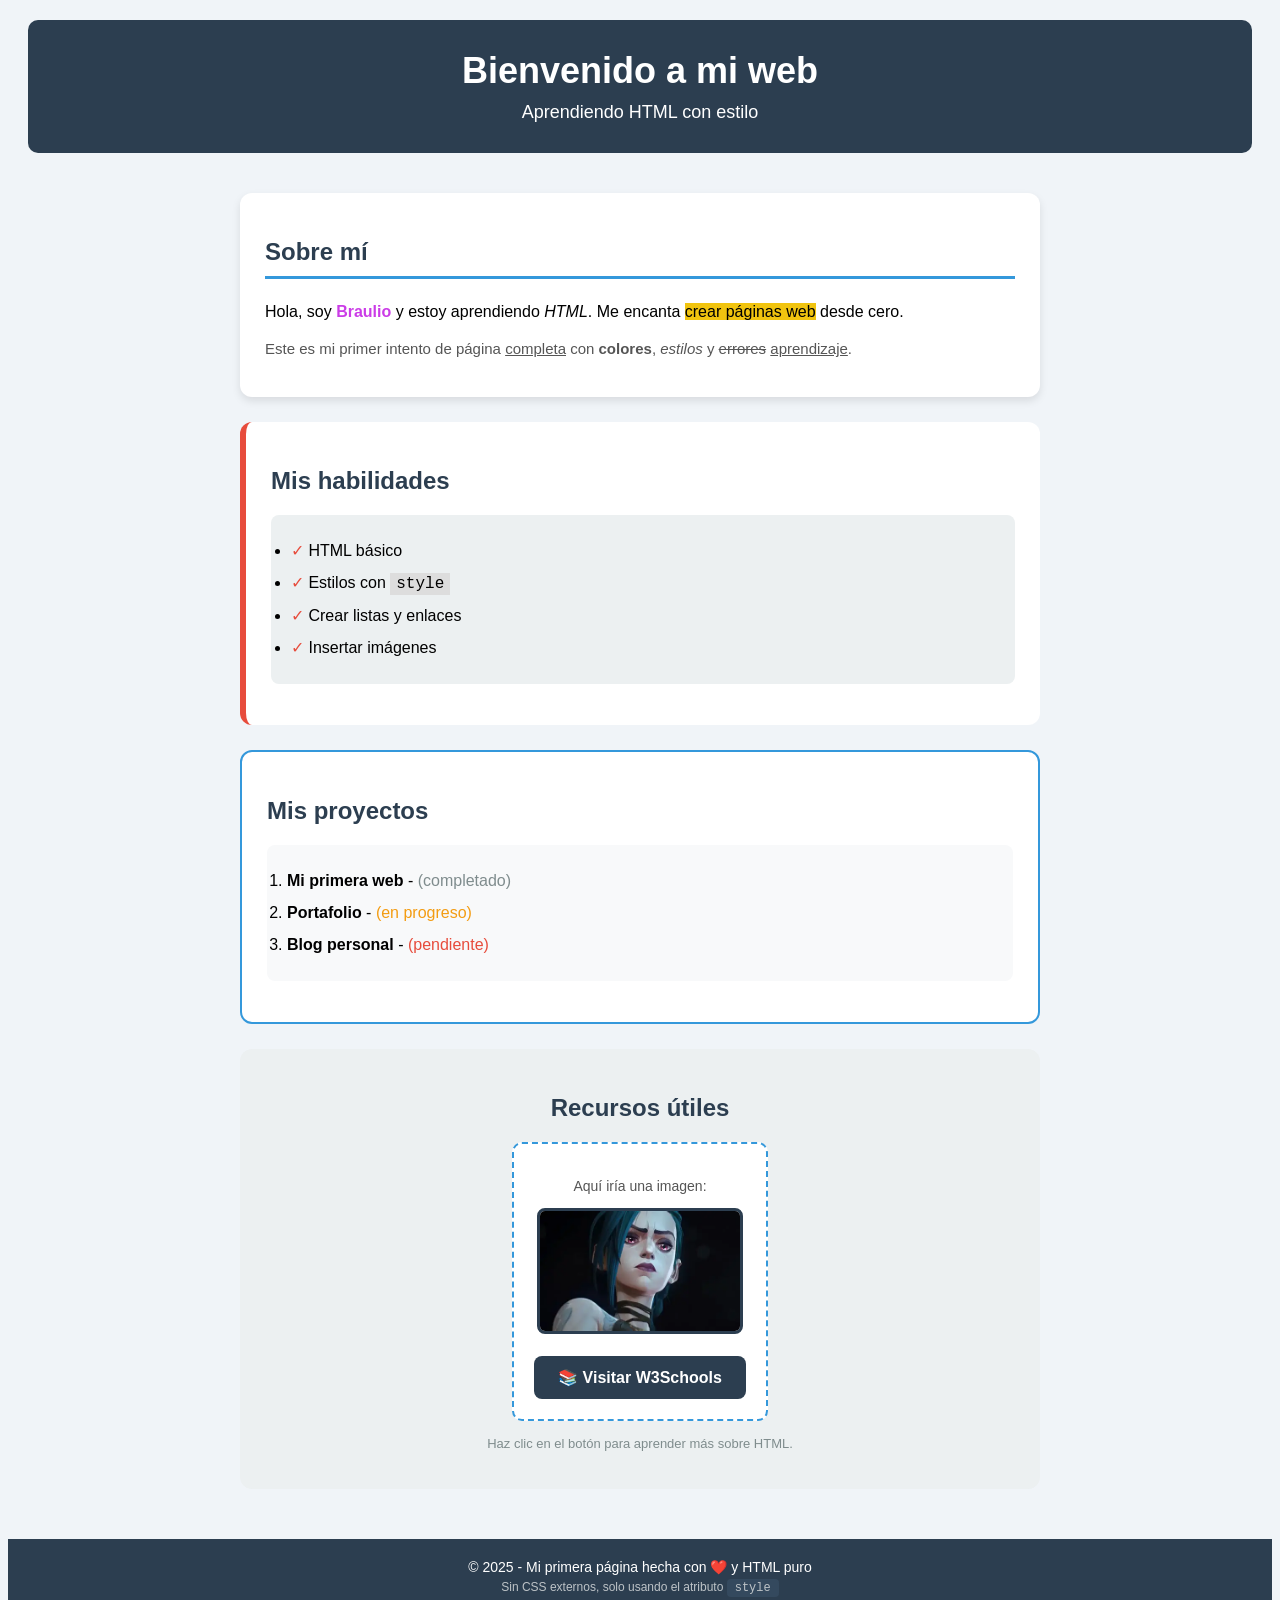
<file: Index.html>
<!DOCTYPE html>
<html lang="es">
<head>
    <meta charset="UTF-8">
    <meta name="viewport" content="width=device-width, initial-scale=1.0">
    <title>Mi primera página</title>
</head>
<body style="background-color: #f0f4f8; font-family: Arial, sans-serif;">

    <!-- ====== CABECERA ====== -->
    <header style="background-color: #2c3e50; color: white; padding: 30px; text-align: center; border-radius: 10px; margin: 20px;">
        <h1 style="font-size: 36px; margin: 0;">Bienvenido a mi web</h1>
        <p style="font-size: 18px; margin: 10px 0 0 0;">Aprendiendo HTML con estilo</p>
    </header>

    <!-- ====== CONTENIDO PRINCIPAL ====== -->
    <main style="padding: 20px; max-width: 800px; margin: 0 auto;">

        <!-- Sección 1: Sobre mí -->
        <section style="background-color: white; padding: 25px; border-radius: 12px; margin-bottom: 25px; box-shadow: 0 4px 8px rgba(0,0,0,0.1);">
            <h2 style="color: #2c3e50; border-bottom: 3px solid #3498db; padding-bottom: 10px;">Sobre mí</h2>
            <p style="font-size: 16px; line-height: 1.6;">
                Hola, soy <strong style="color: #cb3ce7;">Braulio</strong> y estoy aprendiendo <em>HTML</em>.
                Me encanta <mark style="background-color: #f1c40f;">crear páginas web</mark> desde cero.
            </p>
            <p style="font-size: 15px; color: #555;">
                Este es mi primer intento de página <u>completa</u> con <b>colores</b>, 
                <i>estilos</i> y <del>errores</del> <ins>aprendizaje</ins>.
            </p>
        </section>

        <!-- Sección 2: Mis habilidades -->
        <section style="background-color: #ffffff; padding: 25px; border-radius: 12px; margin-bottom: 25px; border-left: 6px solid #e74c3c;">
            <h2 style="color: #2c3e50;">Mis habilidades</h2>
            <ul style="font-size: 16px; line-height: 2; background-color: #ecf0f1; padding: 20px; border-radius: 8px;">
                <li><span style="color: #e74c3c;">✓</span> HTML básico</li>
                <li><span style="color: #e74c3c;">✓</span> Estilos con <code style="background-color: #ddd; padding: 2px 6px;">style</code></li>
                <li><span style="color: #e74c3c;">✓</span> Crear listas y enlaces</li>
                <li><span style="color: #e74c3c;">✓</span> Insertar imágenes</li>
            </ul>
        </section>

        <!-- Sección 3: Mis proyectos -->
        <section style="background-color: white; padding: 25px; border-radius: 12px; margin-bottom: 25px; border: 2px solid #3498db;">
            <h2 style="color: #2c3e50;">Mis proyectos</h2>
            <ol style="font-size: 16px; line-height: 2; background-color: #f8f9fa; padding: 20px; border-radius: 8px;">
                <li><strong>Mi primera web</strong> - <span style="color: #7f8c8d;">(completado)</span></li>
                <li><strong>Portafolio</strong> - <span style="color: #f39c12;">(en progreso)</span></li>
                <li><strong>Blog personal</strong> - <span style="color: #e74c3c;">(pendiente)</span></li>
            </ol>
        </section>

        <!-- Sección 4: Imagen y enlace -->
        <section style="background-color: #ecf0f1; padding: 25px; border-radius: 12px; text-align: center;">
            <h2 style="color: #2c3e50;">Recursos útiles</h2>
            <div style="background-color: white; padding: 20px; border-radius: 10px; display: inline-block; border: 2px dashed #3498db;">
                <p style="font-size: 14px; color: #555;">Aquí iría una imagen:</p>
                <img src=jinx.jpg
                     alt="Imagen de ejemplo" 
                     style="width: 200px; height: 120px; border-radius: 8px; border: 3px solid #2c3e50;">
                <br><br>
                <a href="https://www.w3schools.com/html/" 
                   target="_blank" 
                   style="background-color: #2c3e50; color: white; padding: 12px 24px; border-radius: 8px; text-decoration: none; font-weight: bold; display: inline-block;">
                   📚 Visitar W3Schools
                </a>
            </div>
            <p style="font-size: 13px; color: #7f8c8d; margin-top: 15px;">
                Haz clic en el botón para aprender más sobre HTML.
            </p>
        </section>

    </main>

    <!-- ====== PIE DE PÁGINA ====== -->
    <footer style="background-color: #2c3e50; color: white; text-align: center; padding: 20px; margin-top: 30px;">
        <p style="margin: 0; font-size: 14px;">
            © 2025 - Mi primera página hecha con ❤️ y HTML puro
        </p>
        <p style="margin: 5px 0 0 0; font-size: 12px; color: #bdc3c7;">
            Sin CSS externos, solo usando el atributo <code style="background-color: #34495e; padding: 2px 8px; border-radius: 4px;">style</code>
        </p>
    </footer>

</body>
</html>
</file>
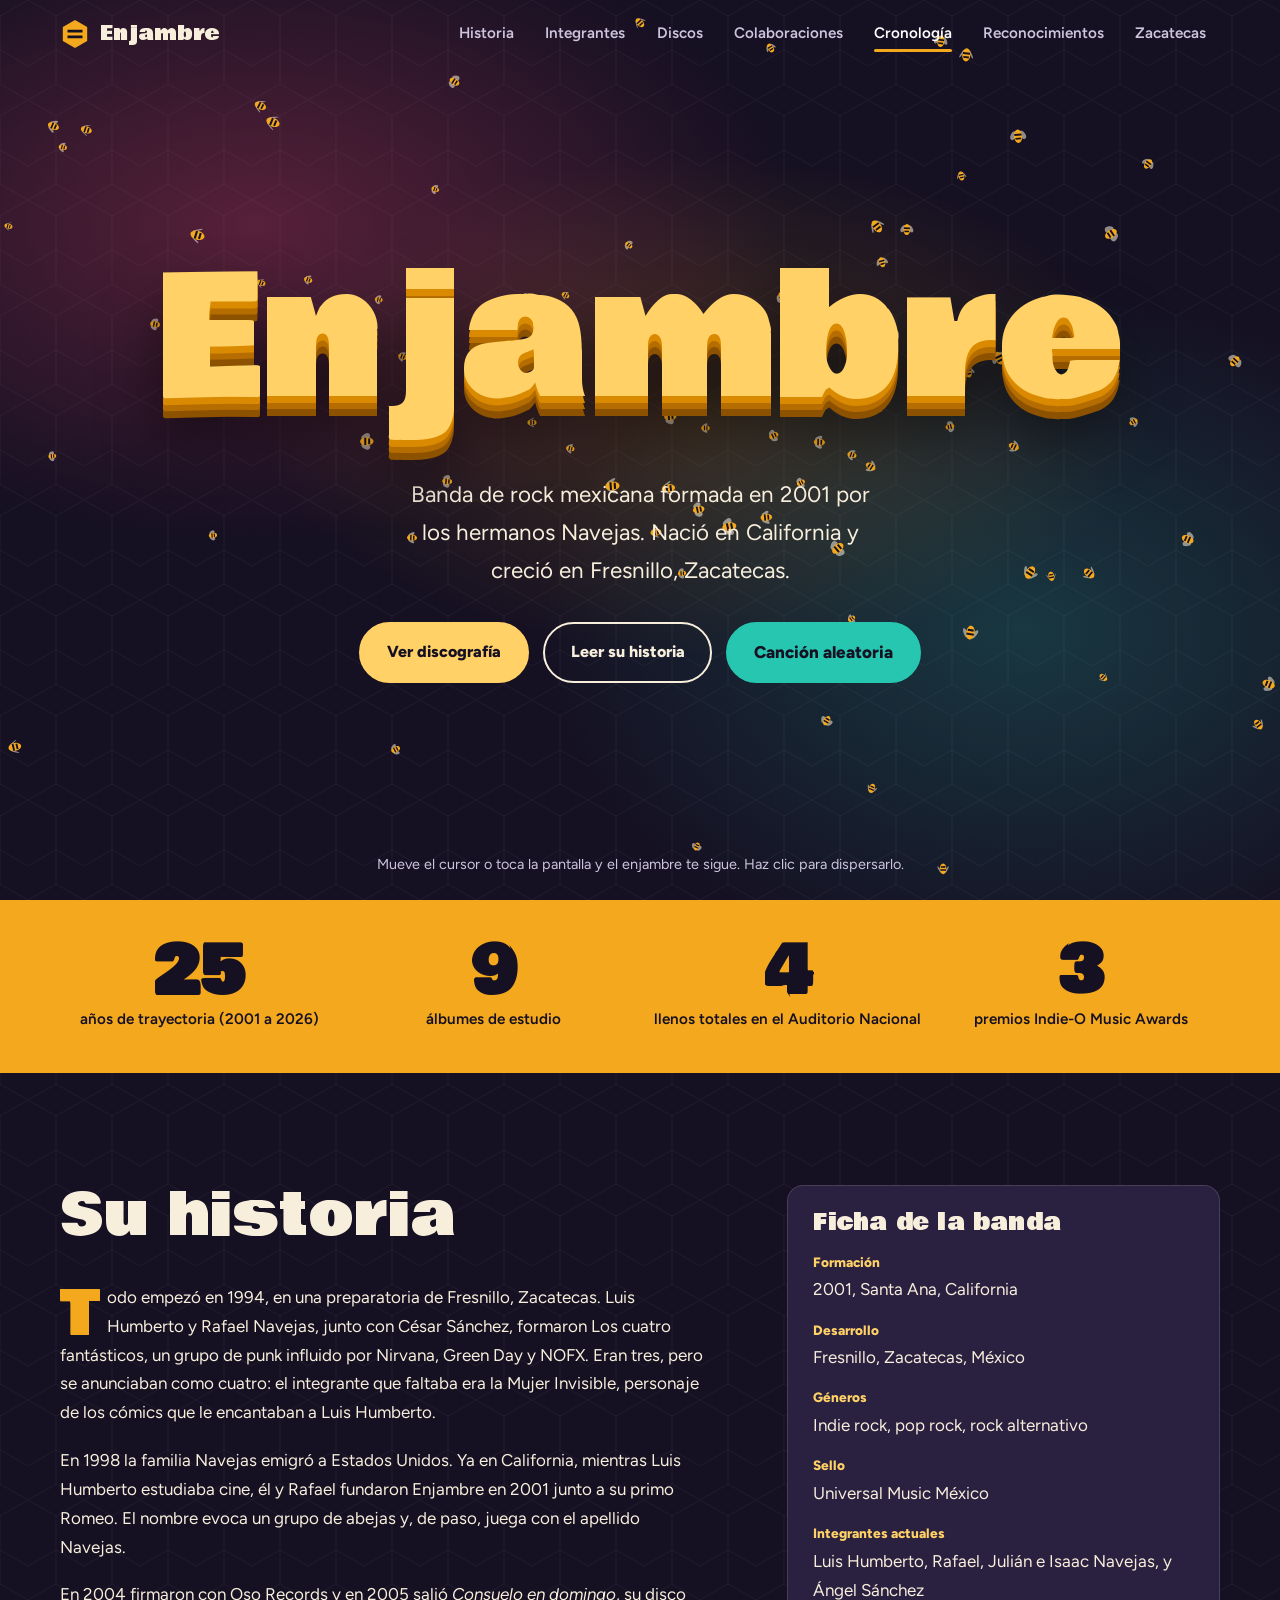
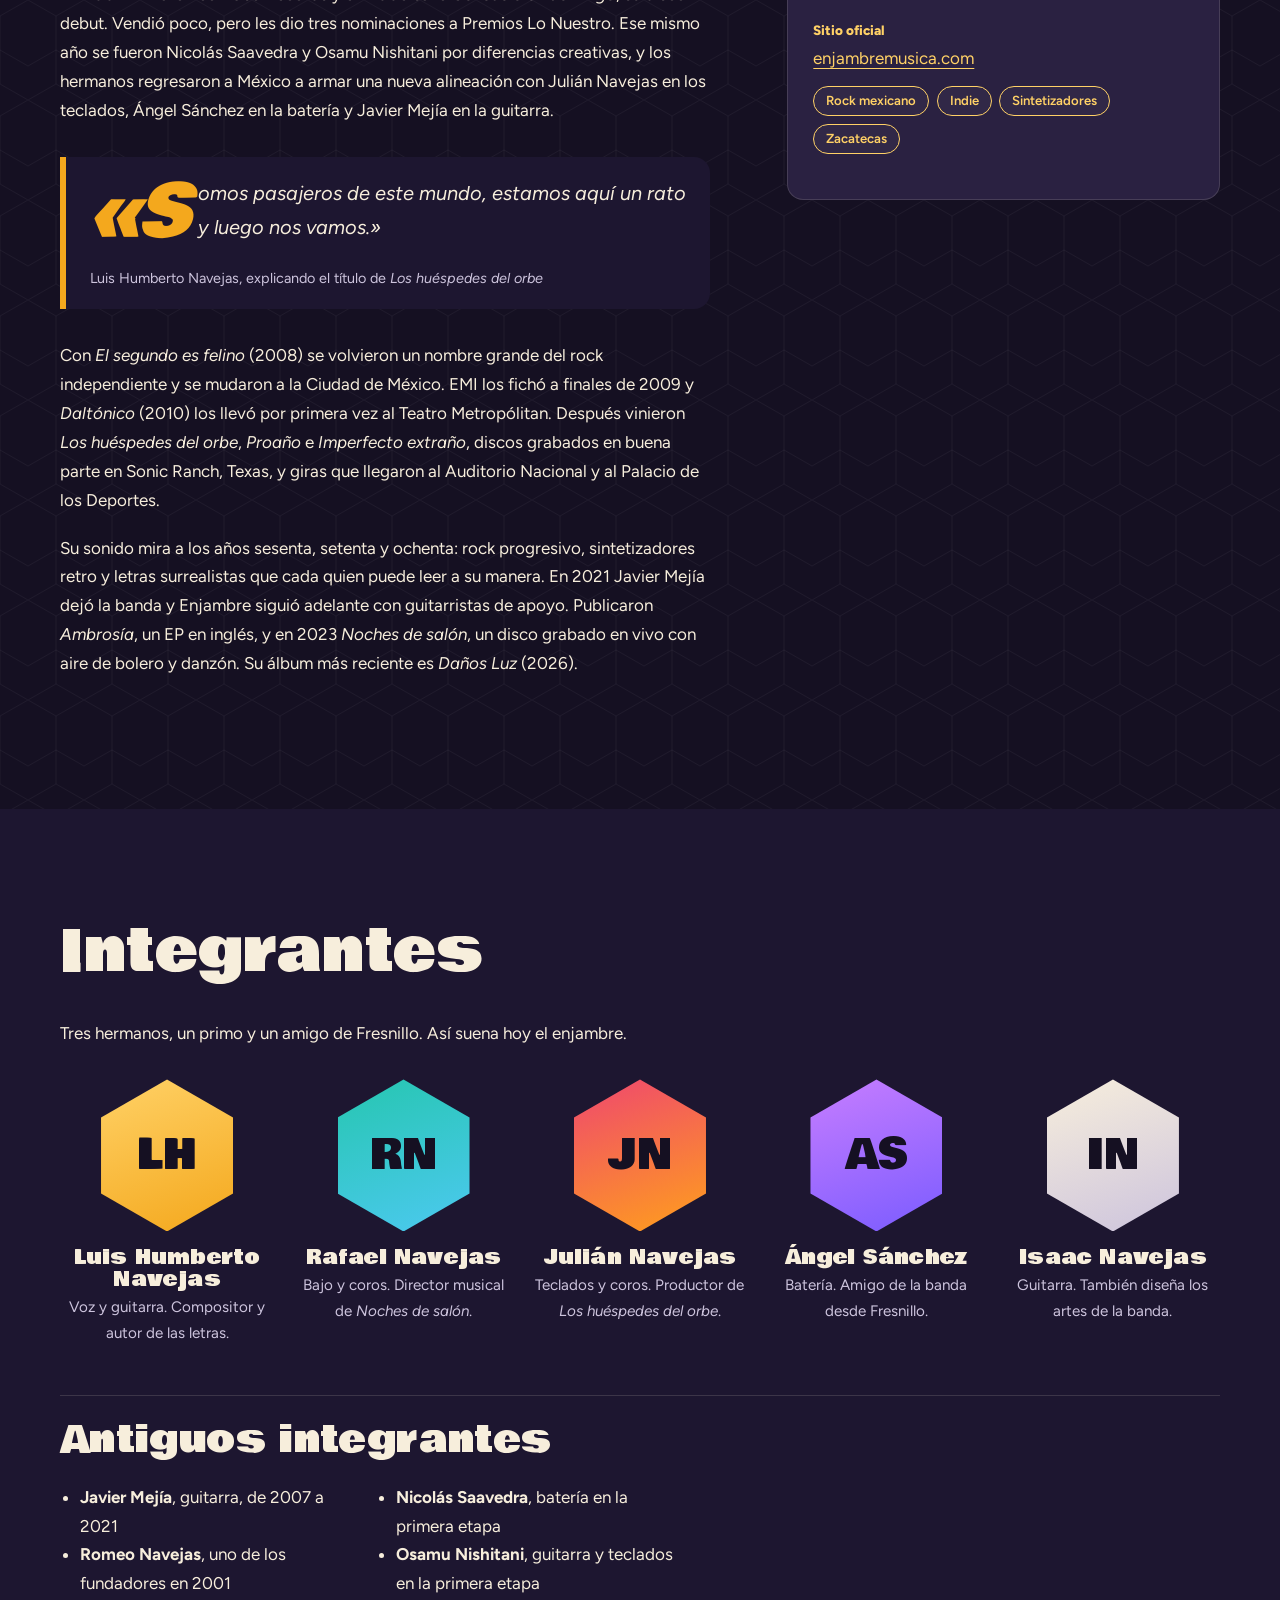
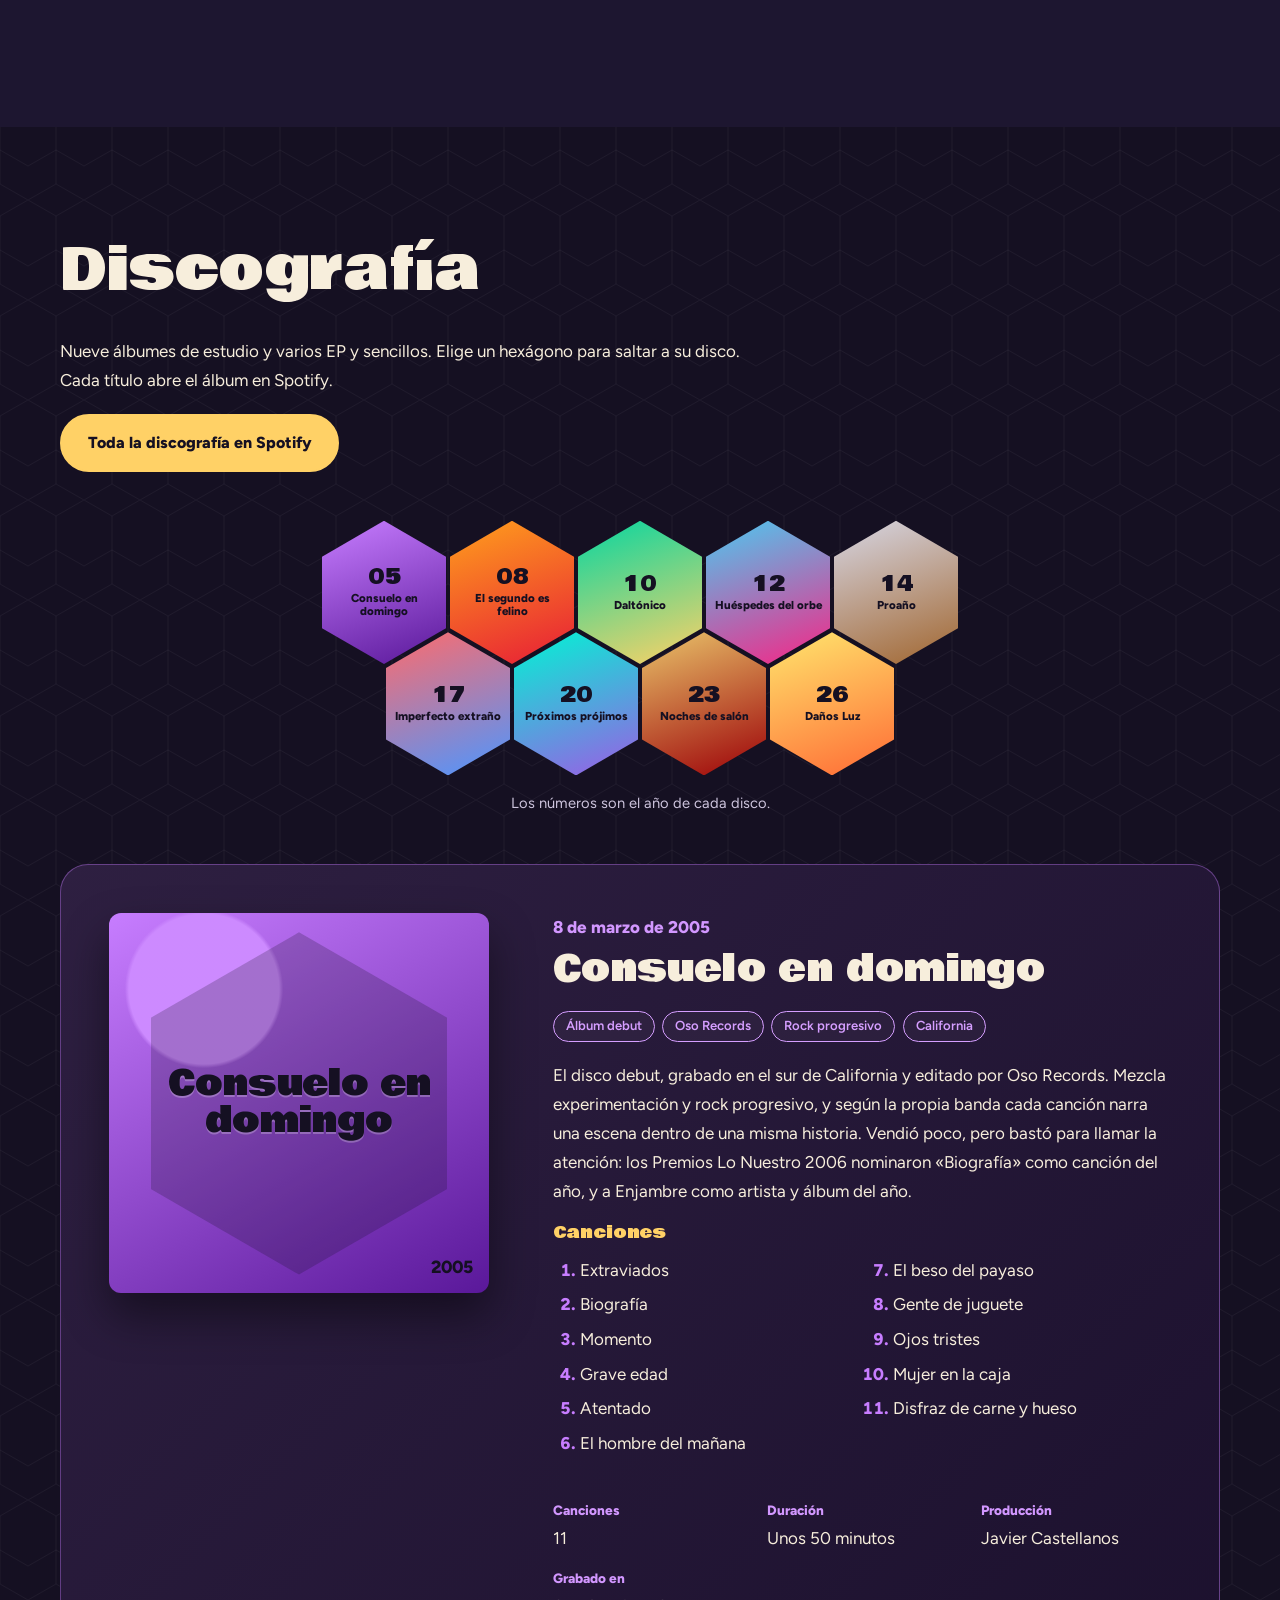
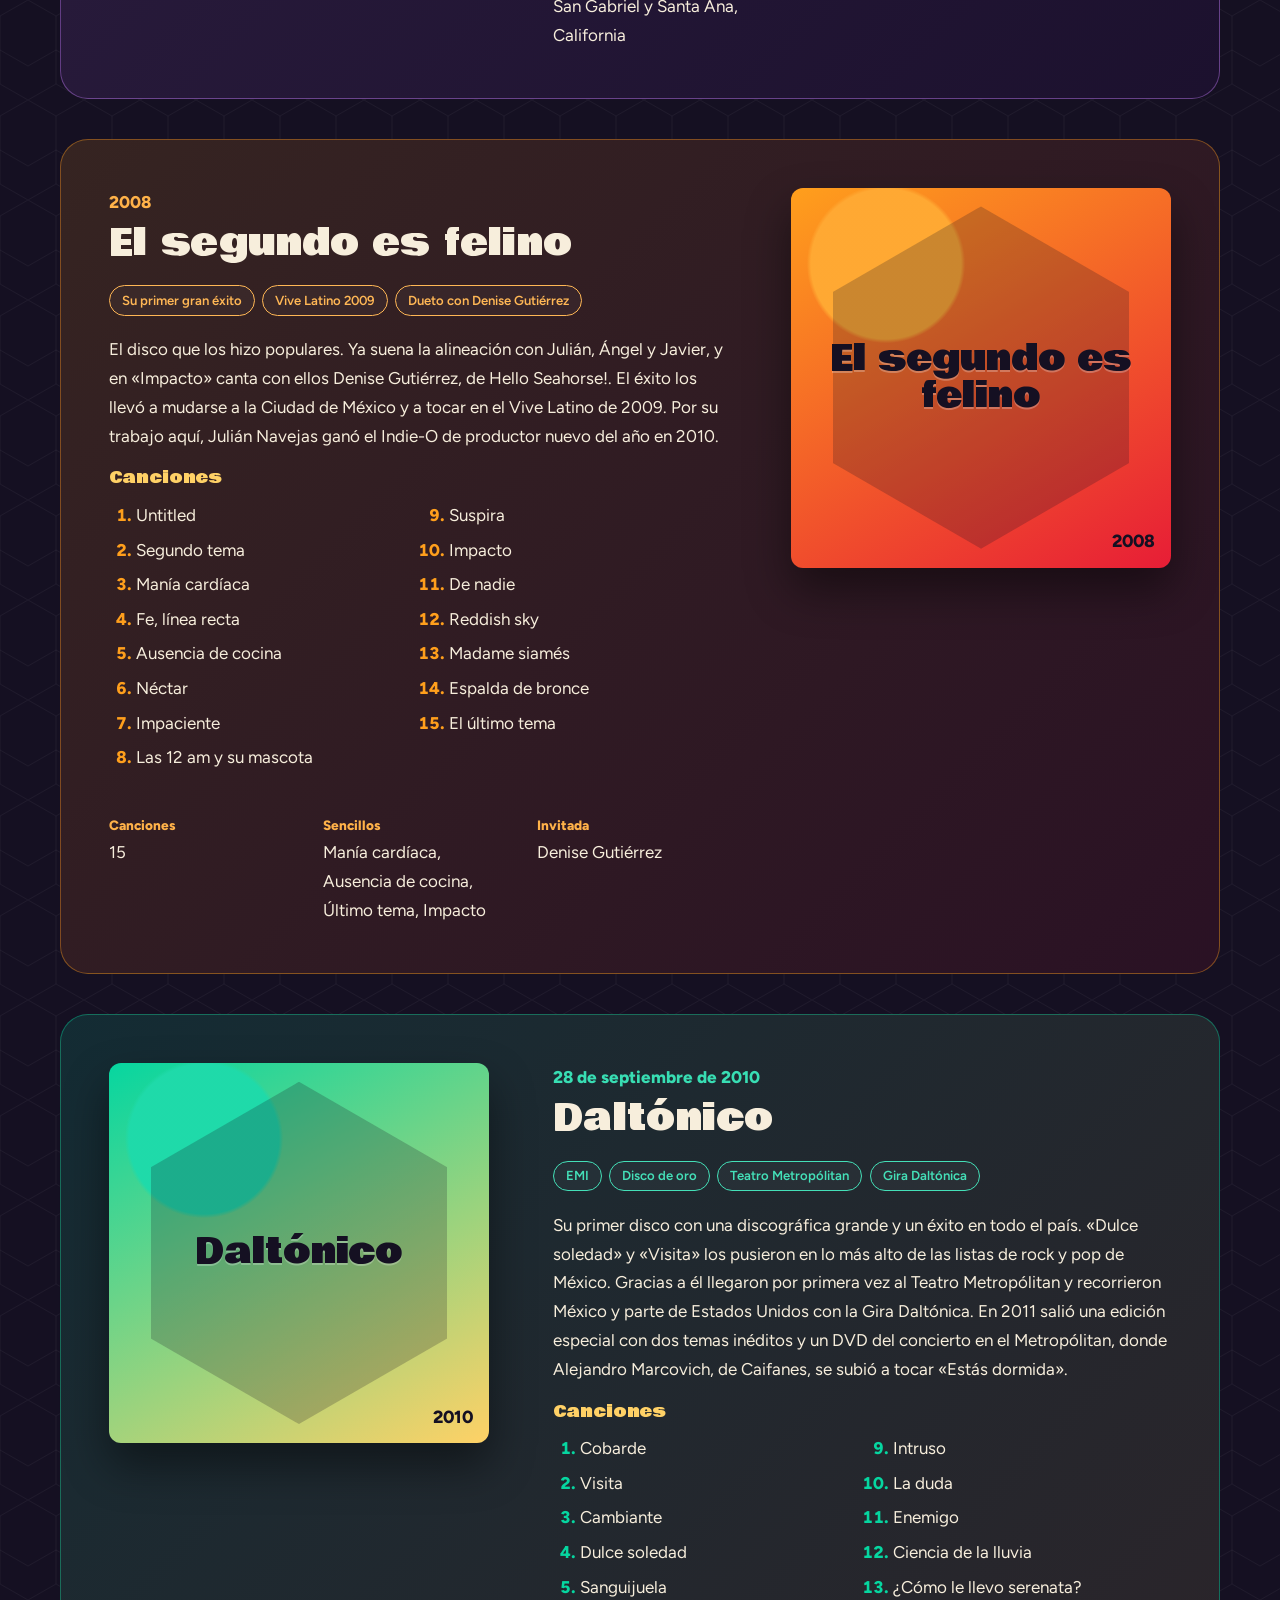
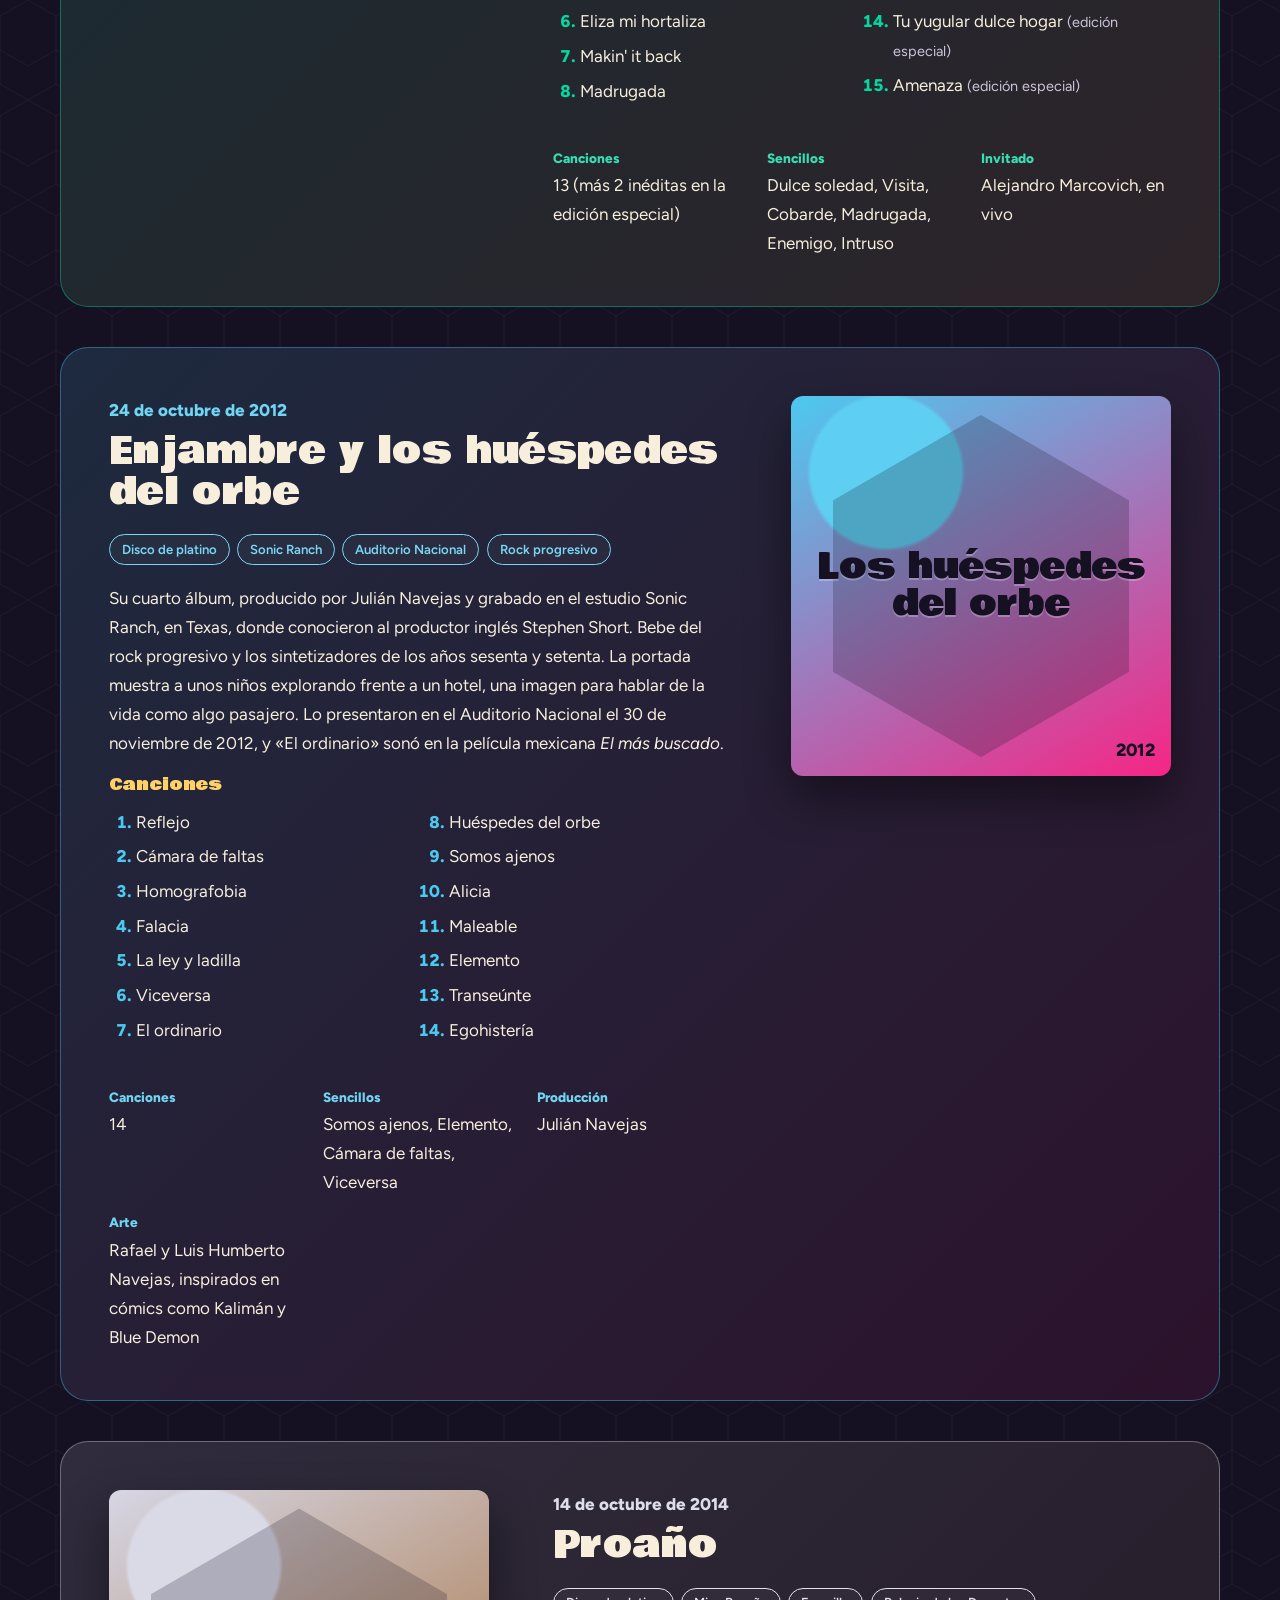
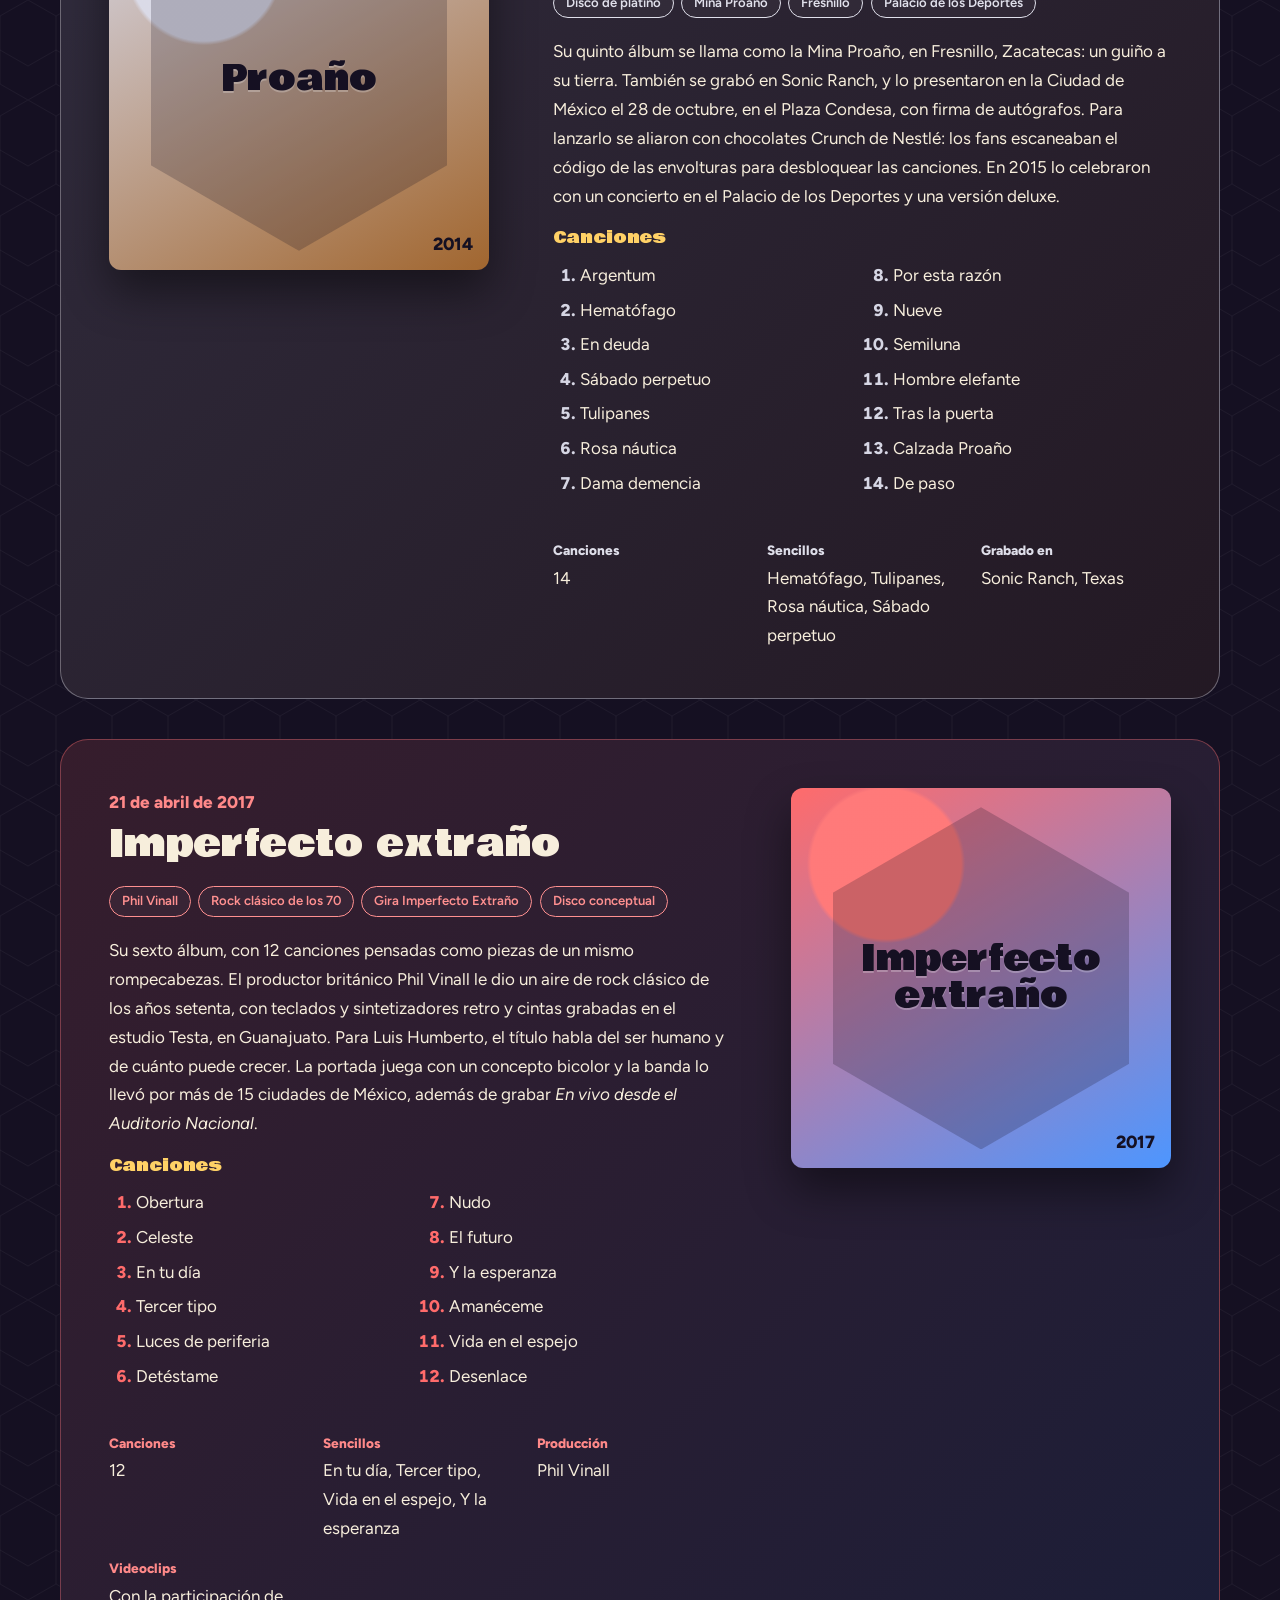
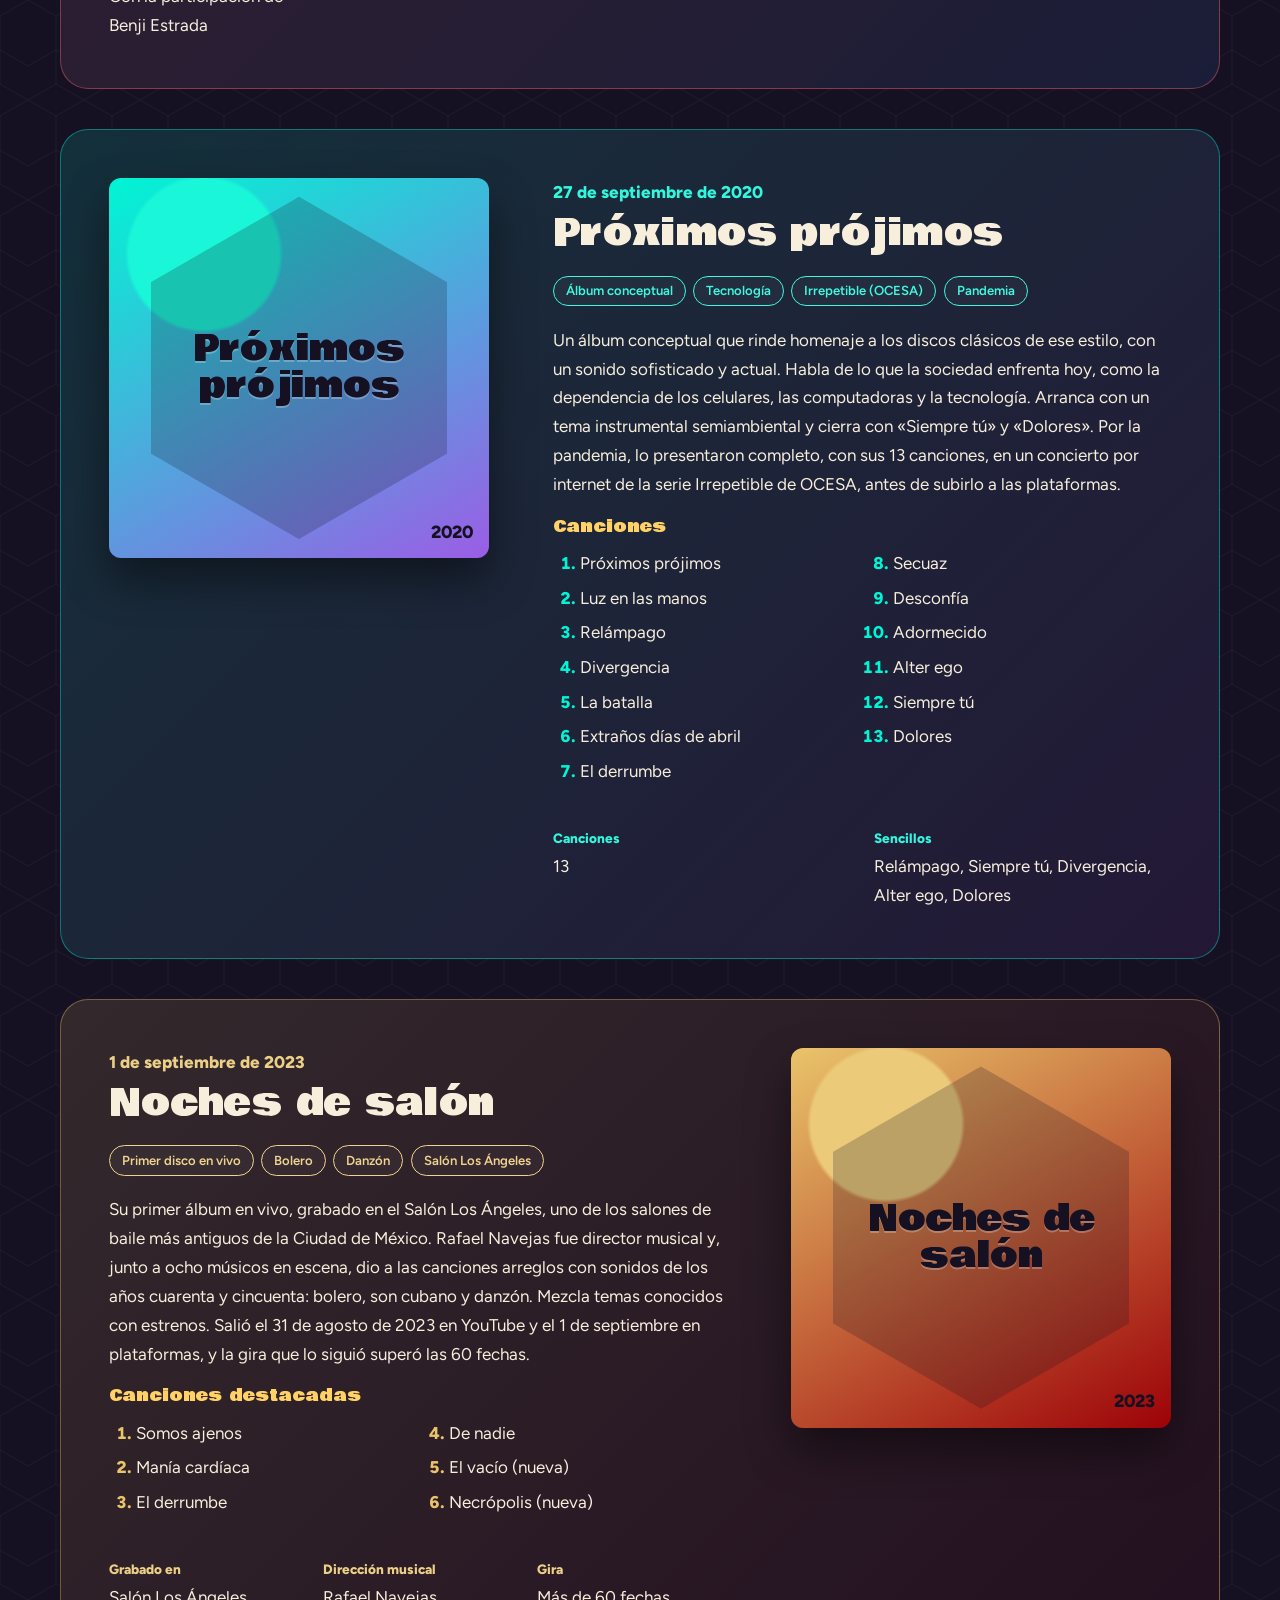
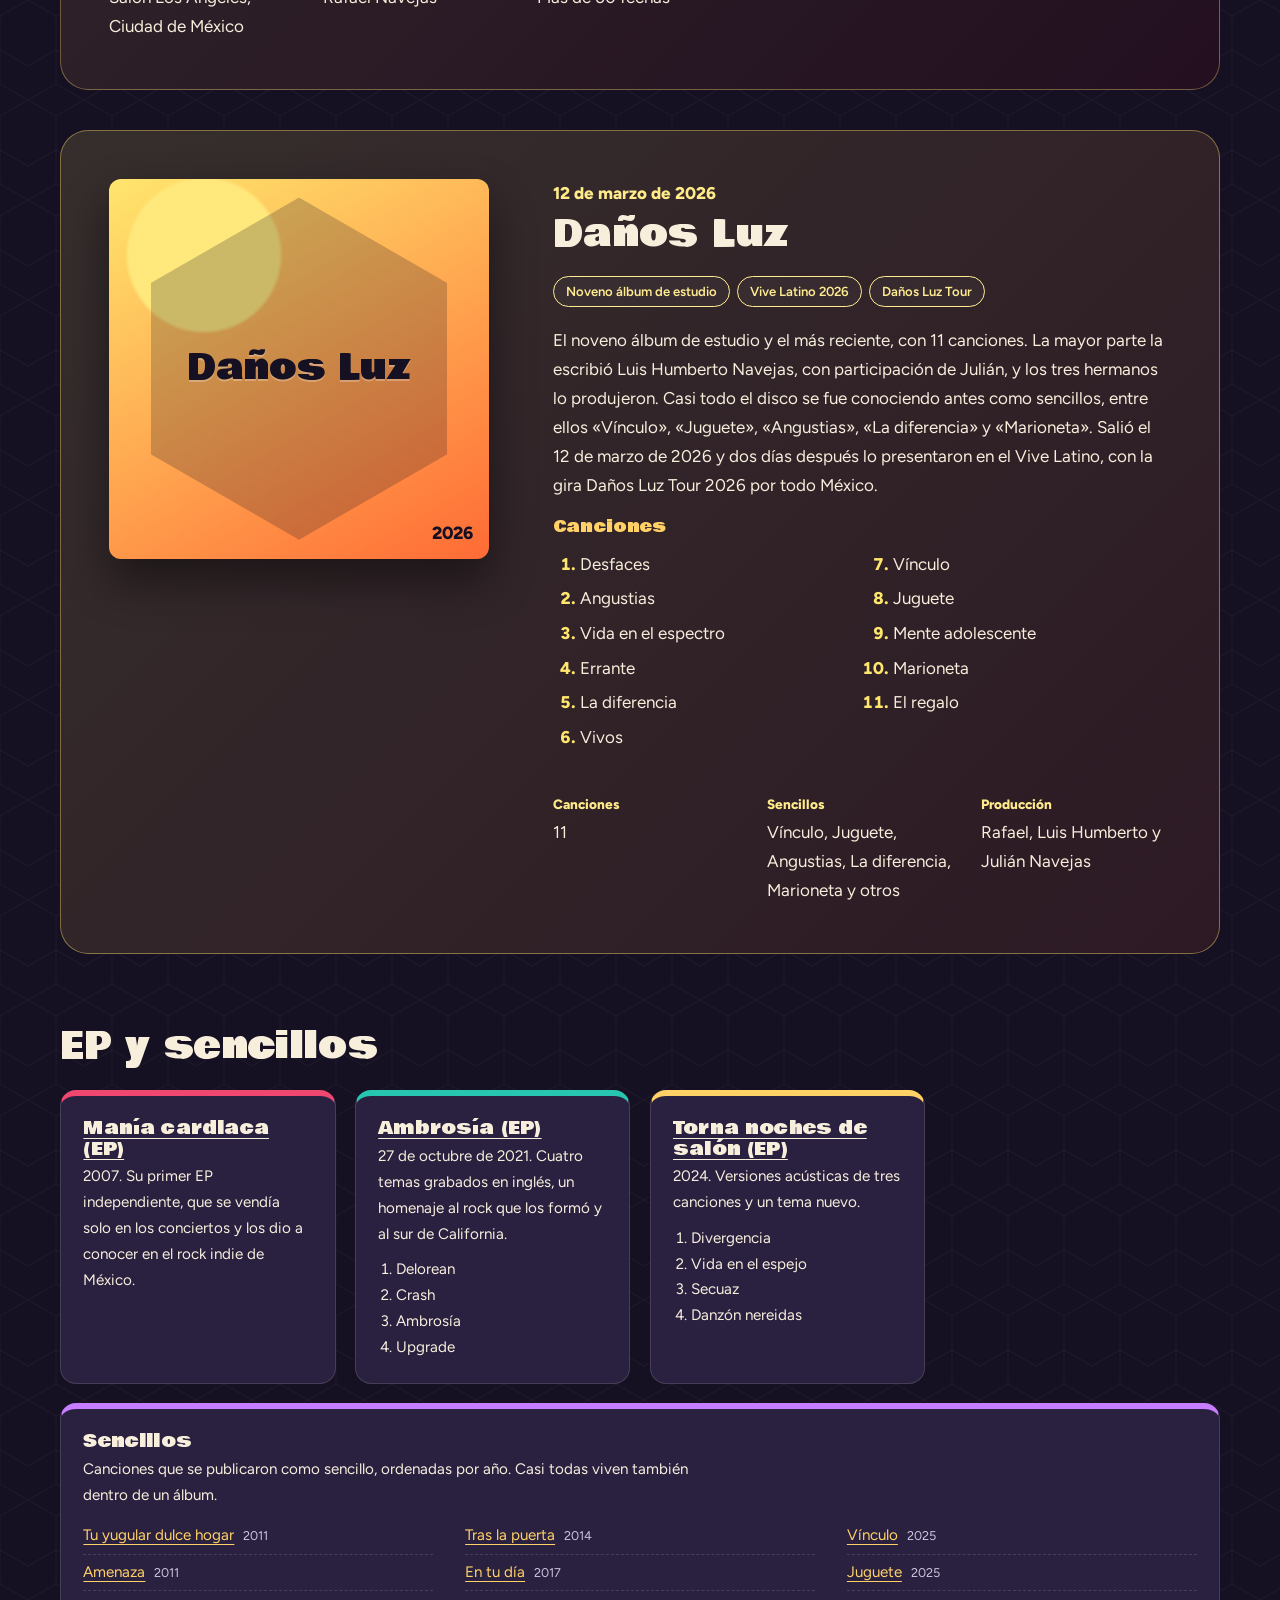
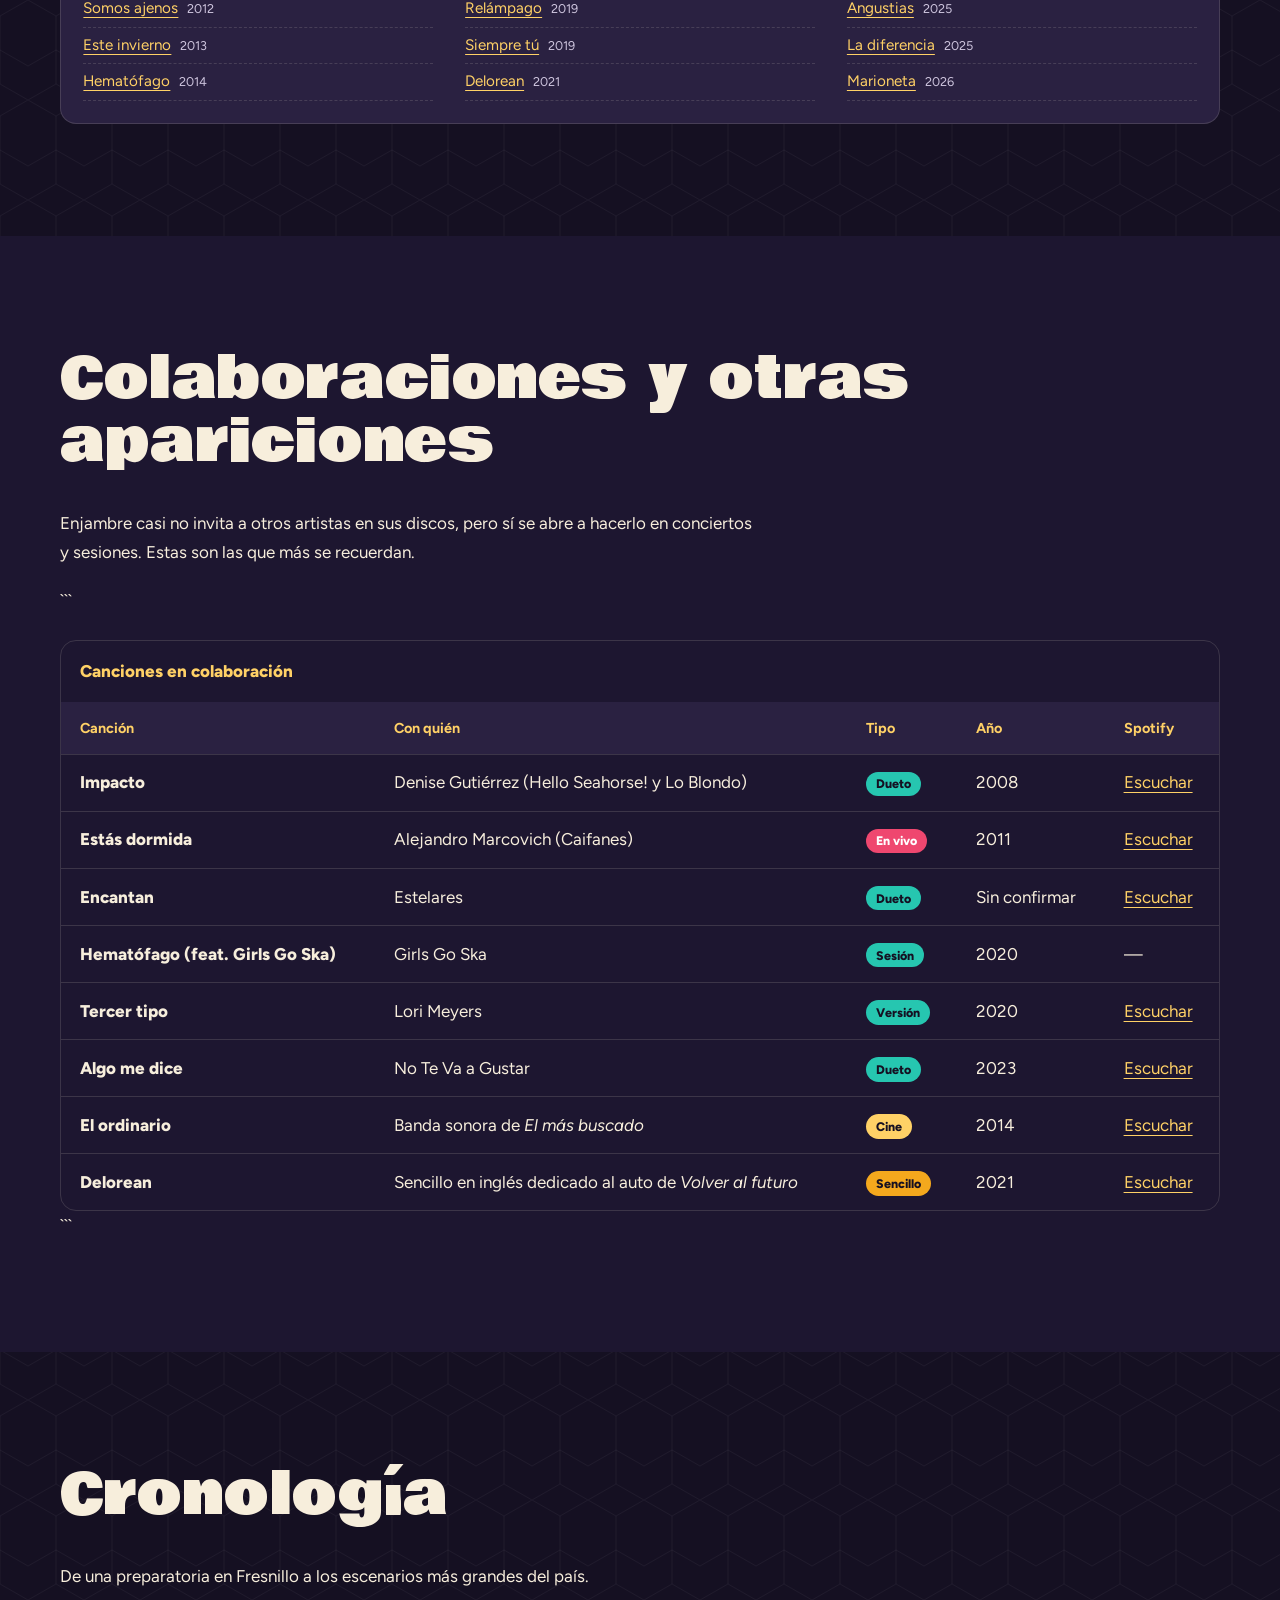
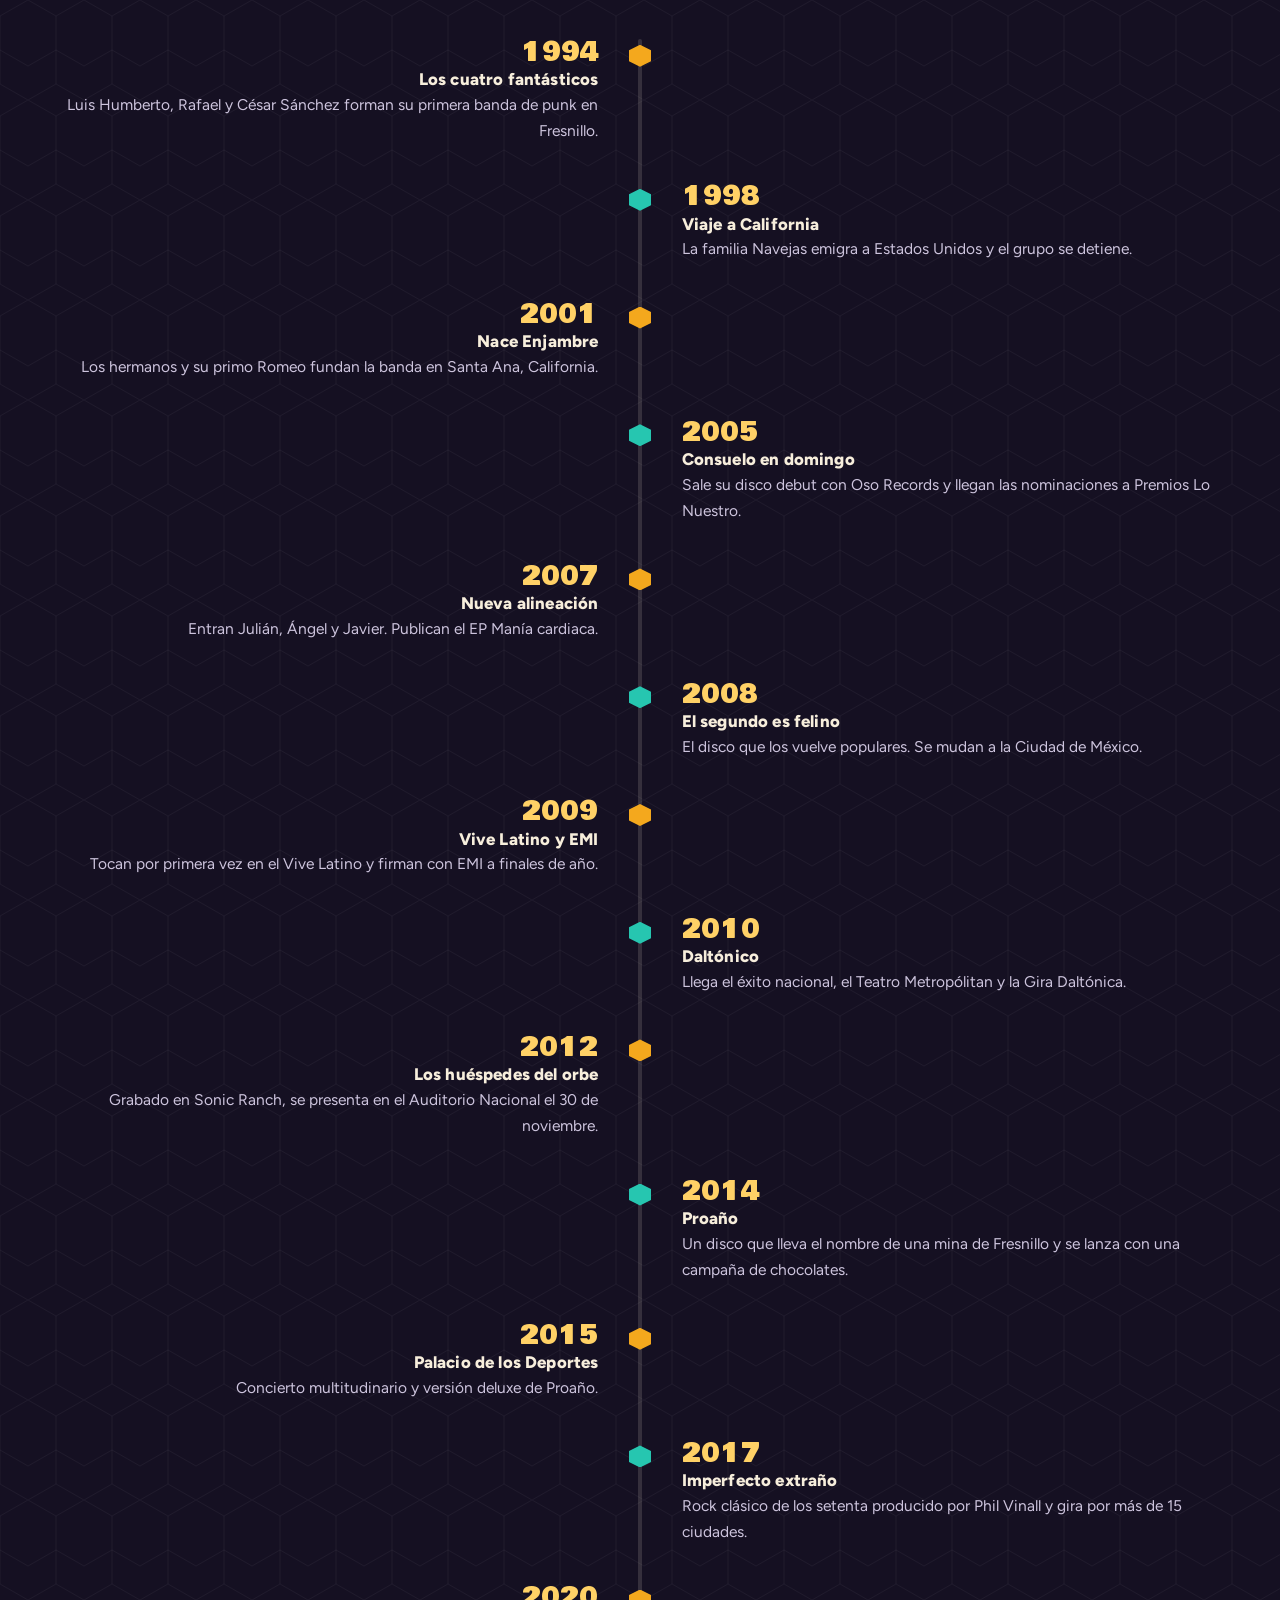
<file: Enjambre2.html>
<!DOCTYPE html>
<html lang="es">
<head>
  <meta charset="UTF-8">
  <meta name="viewport" content="width=device-width, initial-scale=1">
  <title>Enjambre | Rock mexicano desde Fresnillo, Zacatecas</title>
  <meta name="description" content="Historia, integrantes, discografía completa, colaboraciones y reconocimientos de Enjambre, banda mexicana de rock formada en 2001.">
  <meta name="theme-color" content="#151022">

  <link rel="preconnect" href="https://fonts.googleapis.com">
  <link rel="preconnect" href="https://fonts.gstatic.com" crossorigin>
  <link href="https://fonts.googleapis.com/css2?family=Bowlby+One&family=Figtree:ital,wght@0,400;0,600;0,800;1,400&display=swap" rel="stylesheet">

  <style>

    :root {
      --tinta: #151022;
      --tinta-2: #1d1630;
      --panal: #2a2141;
      --ambar: #f4a81d;
      --miel: #ffd166;
      --rosa: #ef476f;
      --turquesa: #26c6b0;
      --crema: #f7eedc;
      --suave: #cdc4dd;
      --linea: rgba(247, 238, 220, .14);
      --radio: 16px;
      --display: "Bowlby One", "Arial Black", Impact, sans-serif;
      --texto: "Figtree", system-ui, -apple-system, "Segoe UI", Roboto, sans-serif;
      --alto-header: 68px;
    }

   
    *, *::before, *::after { box-sizing: border-box; }
    html { scroll-behavior: smooth; scroll-padding-top: calc(var(--alto-header) + 12px); }
    body {
      margin: 0;
      font-family: var(--texto);
      font-size: 1.0625rem;
      line-height: 1.7;
      color: var(--crema);
      background-color: var(--tinta);
      background-image: url("data:image/svg+xml,%3Csvg xmlns='http://www.w3.org/2000/svg' width='56' height='100' viewBox='0 0 56 100'%3E%3Cpath d='M28 66L0 50V16L28 0l28 16v34L28 66zm0 34L0 84V50m56 0v34L28 100' fill='none' stroke='%23ffffff' stroke-opacity='.045'/%3E%3C/svg%3E");
    }
    img, svg, canvas { max-width: 100%; display: block; }
    a { color: var(--miel); text-underline-offset: 4px; }
    a:hover { color: #fff; }
    :focus-visible { outline: 3px solid var(--miel); outline-offset: 3px; border-radius: 4px; }
    h1, h2, h3, h4 { font-family: var(--display); font-weight: 400; line-height: 1.1; margin: 0 0 .6em; letter-spacing: .01em; }
    h2 { font-size: clamp(2rem, 5.2vw, 3.6rem); }
    h3 { font-size: clamp(1.5rem, 3.4vw, 2.3rem); }
    h4 { font-size: 1.05rem; color: var(--miel); }
    p { margin: 0 0 1.1em; max-width: 64ch; }
    ul, ol { padding-left: 1.2em; }
    .solo-lectores { position: absolute; width: 1px; height: 1px; overflow: hidden; clip: rect(0 0 0 0); white-space: nowrap; }
    .contenedor { width: min(1160px, 100% - 2.5rem); margin-inline: auto; }
    section { padding: clamp(4rem, 9vw, 7rem) 0; }
    .saltar { position: absolute; left: 1rem; top: -4rem; background: var(--miel); color: var(--tinta); padding: .6rem 1rem; border-radius: 8px; z-index: 200; font-weight: 800; }
    .saltar:focus { top: 1rem; }

    .progreso { position: fixed; inset: 0 0 auto 0; height: 4px; z-index: 120; background: transparent; }
    .progreso span { display: block; height: 100%; width: 0; background: linear-gradient(90deg, var(--ambar), var(--rosa), var(--turquesa)); }

   
    .encabezado {
      position: fixed; inset: 0 0 auto 0; z-index: 100;
      height: var(--alto-header);
      display: flex; align-items: center;
      background: rgba(21, 16, 34, 0);
      transition: background .35s ease, height .35s ease, box-shadow .35s ease;
    }
    .encabezado.compacto {
      --alto-header: 56px;
      height: 56px;
      background: rgba(21, 16, 34, .88);
      backdrop-filter: blur(10px);
      -webkit-backdrop-filter: blur(10px);
      box-shadow: 0 1px 0 var(--linea);
    }
    .encabezado .contenedor { display: flex; align-items: center; justify-content: space-between; gap: 1rem; }
    .marca { display: inline-flex; align-items: center; gap: .6rem; font-family: var(--display); font-size: 1.25rem; color: var(--crema); text-decoration: none; }
    .marca svg { width: 30px; height: 30px; transition: transform .5s cubic-bezier(.3, 1.6, .5, 1); }
    .marca:hover svg { transform: rotate(60deg) scale(1.1); }
    .menu { display: flex; gap: .25rem; list-style: none; margin: 0; padding: 0; }
    .menu a {
      position: relative; display: block; padding: .5rem .85rem;
      color: var(--suave); text-decoration: none; font-weight: 600; font-size: .95rem;
      transition: color .25s;
    }
    .menu a::after {
      content: ""; position: absolute; left: .85rem; right: .85rem; bottom: .2rem; height: 3px; border-radius: 3px;
      background: var(--ambar); transform: scaleX(0); transform-origin: left; transition: transform .35s ease;
    }
    .menu a:hover, .menu a.activo { color: #fff; }
    .menu a:hover::after, .menu a.activo::after { transform: scaleX(1); }
    .boton-menu { display: none; background: none; border: 1px solid var(--linea); color: var(--crema); border-radius: 10px; padding: .45rem .7rem; font: inherit; font-weight: 600; cursor: pointer; }

    @media (max-width: 900px) {
      .boton-menu { display: inline-block; }
      .menu {
        position: absolute; top: 100%; left: 0; right: 0; flex-direction: column; gap: 0;
        background: rgba(21, 16, 34, .97); padding: .5rem 1.25rem 1rem; border-bottom: 1px solid var(--linea);
        clip-path: inset(0 0 100% 0); transition: clip-path .4s ease; visibility: hidden;
      }
      .menu.abierto { clip-path: inset(0 0 0 0); visibility: visible; }
      .menu a { padding: .8rem .25rem; font-size: 1.05rem; }
      .menu a::after { left: .25rem; right: auto; width: 2.5rem; }
    }

   
    .hero { position: relative; min-height: 100svh; display: grid; place-items: center; padding: 6rem 0 4rem; overflow: hidden; isolation: isolate; }
    .hero::before {
      content: ""; position: absolute; inset: 0; z-index: -2;
      background:
        radial-gradient(60% 50% at 20% 25%, rgba(239, 71, 111, .30), transparent 70%),
        radial-gradient(55% 55% at 80% 70%, rgba(38, 198, 176, .22), transparent 70%),
        radial-gradient(50% 40% at 55% 45%, rgba(244, 168, 29, .20), transparent 70%);
    }
    #enjambre-canvas { position: absolute; inset: 0; width: 100%; height: 100%; z-index: -1; touch-action: pan-y; }
    .hero-contenido { text-align: center; pointer-events: none; }
    .hero-contenido a, .hero-contenido button { pointer-events: auto; }
    .hero h1 {
      font-size: clamp(3.4rem, 15vw, 10.5rem);
      margin: 0 0 .25em; color: var(--miel);
      text-shadow: 0 .04em 0 #d98a00, 0 .08em 0 #b56c00, 0 .12em 0 #8d5200, 0 .2em .35em rgba(0, 0, 0, .55);
      animation: entra-titulo 1.3s cubic-bezier(.2, 1.3, .4, 1) both;
    }
    .hero p.lema { margin: 0 auto 2rem; font-size: clamp(1.05rem, 2.4vw, 1.4rem); max-width: 34ch; color: var(--crema); }
    .hero-botones { display: flex; flex-wrap: wrap; gap: .9rem; justify-content: center; }
    .pista-cursor { position: absolute; bottom: 1.5rem; left: 0; right: 0; text-align: center; font-size: .9rem; color: var(--suave); margin: 0 auto; }
    @keyframes entra-titulo { from { opacity: 0; transform: translateY(40px) scale(.94); letter-spacing: .25em; } to { opacity: 1; transform: none; letter-spacing: .01em; } }

    .boton {
      position: relative; overflow: hidden; display: inline-block;
      padding: .85rem 1.6rem; border-radius: 999px; font-weight: 800; text-decoration: none; font-size: 1rem;
      color: var(--tinta); background: var(--miel); border: 2px solid var(--miel);
      transition: transform .25s ease, background .25s, color .25s;
    }
    .boton::before {
      content: ""; position: absolute; inset: 0; background: linear-gradient(110deg, transparent 30%, rgba(255, 255, 255, .55) 50%, transparent 70%);
      transform: translateX(-120%); transition: transform .6s ease;
    }
    .boton:hover { transform: translateY(-3px); color: var(--tinta); }
    .boton:hover::before { transform: translateX(120%); }
    .boton.secundario { background: transparent; color: var(--crema); border-color: var(--crema); }
    .boton.secundario:hover { background: var(--crema); color: var(--tinta); }


    .cifras { padding: 2.5rem 0; background: var(--ambar); color: var(--tinta); }
    .cifras ul { list-style: none; margin: 0; padding: 0; display: grid; grid-template-columns: repeat(4, 1fr); gap: 1rem; text-align: center; }
    .cifras strong { display: block; font-family: var(--display); font-size: clamp(2.2rem, 6vw, 4rem); line-height: 1; }
    .cifras span { font-weight: 600; font-size: .95rem; }
    @media (max-width: 640px) { .cifras ul { grid-template-columns: repeat(2, 1fr); row-gap: 1.6rem; } }

    .historia-grid { display: grid; grid-template-columns: 1.5fr 1fr; gap: clamp(2rem, 6vw, 5rem); align-items: start; }
    .historia-texto p:first-of-type::first-letter {
      font-family: var(--display); font-size: 3.6em; float: left; line-height: .85; padding: .08em .12em 0 0; color: var(--ambar);
    }
    blockquote.cita { margin: 2rem 0; padding: 1.2rem 1.5rem; border-left: 6px solid var(--ambar); background: var(--tinta-2); border-radius: 0 var(--radio) var(--radio) 0; font-size: 1.25rem; font-style: italic; }
    blockquote.cita footer { margin-top: .6rem; font-size: .9rem; font-style: normal; color: var(--suave); }
    .ficha-banda { position: sticky; top: calc(var(--alto-header) + 1.5rem); background: var(--panal); border: 1px solid var(--linea); border-radius: var(--radio); padding: 1.6rem; }
    .ficha-banda h3 { font-size: 1.4rem; }
    dl.datos { margin: 0; }
    dl.datos dt { font-weight: 800; color: var(--miel); font-size: .85rem; margin-top: .9rem; }
    dl.datos dd { margin: .1rem 0 0; }
    @media (max-width: 860px) { .historia-grid { grid-template-columns: 1fr; } .ficha-banda { position: static; } }

    .etiquetas { display: flex; flex-wrap: wrap; gap: .45rem; list-style: none; padding: 0; margin: .8rem 0 1.2rem; }
    .etiquetas li { padding: .2rem .75rem; border-radius: 999px; font-size: .82rem; font-weight: 600; border: 1px solid currentColor; color: var(--miel); background: rgba(255, 255, 255, .03); }

    #integrantes { background: var(--tinta-2); }
    .integrantes-lista { display: grid; grid-template-columns: repeat(auto-fit, minmax(190px, 1fr)); gap: 1.4rem; list-style: none; padding: 0; margin: 2rem 0 0; }
    .integrante { text-align: center; }
    .integrante figure { margin: 0; }
    .monograma {
      width: 132px; height: 152px; margin: 0 auto 1rem; display: grid; place-items: center;
      font-family: var(--display); font-size: 2.6rem; color: var(--tinta);
      background: linear-gradient(160deg, var(--c1), var(--c2));
      clip-path: polygon(50% 0, 100% 25%, 100% 75%, 50% 100%, 0 75%, 0 25%);
      transition: transform .5s cubic-bezier(.3, 1.6, .5, 1);
    }
    .integrante:hover .monograma { transform: rotate(8deg) scale(1.07); }
    .integrante h3 { font-size: 1.25rem; margin-bottom: .2em; }
    .integrante figcaption { color: var(--suave); font-size: .95rem; }
    .exintegrantes { margin-top: 3rem; padding-top: 1.5rem; border-top: 1px solid var(--linea); }
    .exintegrantes ul { columns: 2; column-gap: 2rem; max-width: 620px; }
    @media (max-width: 560px) { .exintegrantes ul { columns: 1; } }

    .indice-hex { --h: clamp(64px, 15.5vw, 124px); margin: 2.5rem 0 1rem; display: flex; flex-direction: column; align-items: center; }
    .indice-hex .fila { display: flex; justify-content: center; }
    .indice-hex .fila + .fila { margin-top: calc(var(--h) * -.2887 + 4px); }
    .hex {
      width: var(--h); height: calc(var(--h) * 1.1547); margin: 0 2px;
      display: flex; flex-direction: column; align-items: center; justify-content: center; text-align: center; text-decoration: none;
      clip-path: polygon(50% 0, 100% 25%, 100% 75%, 50% 100%, 0 75%, 0 25%);
      background: linear-gradient(160deg, var(--a), var(--b)); color: var(--tinta);
      transition: transform .3s cubic-bezier(.3, 1.6, .5, 1), filter .3s;
    }
    .hex:hover, .hex:focus-visible { transform: scale(1.14) rotate(-3deg); filter: brightness(1.15) saturate(1.1); z-index: 2; color: var(--tinta); }
    .hex b { font-family: var(--display); font-weight: 400; font-size: clamp(.8rem, 2.6vw, 1.35rem); line-height: 1; }
    .hex small { font-weight: 800; font-size: clamp(.46rem, 1.5vw, .72rem); line-height: 1.1; padding: 0 .5rem; margin-top: .2rem; }
    .nota-indice { text-align: center; color: var(--suave); font-size: .92rem; margin: 0 auto 3rem; }

    .album {
      --fondo: color-mix(in srgb, var(--a) 14%, var(--tinta));
      display: grid; grid-template-columns: minmax(240px, 380px) 1fr; gap: clamp(1.5rem, 5vw, 4rem); align-items: start;
      padding: clamp(1.5rem, 4vw, 3rem); margin-bottom: 2.5rem;
      background: linear-gradient(135deg, var(--fondo), color-mix(in srgb, var(--b) 10%, var(--tinta)));
      border: 1px solid color-mix(in srgb, var(--a) 40%, transparent); border-radius: 28px;
      opacity: 0; transform: translateY(30px); transition: opacity .8s ease, transform .8s ease;
    }
    .album.visible { opacity: 1; transform: none; }
    .album:nth-of-type(even) { grid-template-columns: 1fr minmax(240px, 380px); }
    .album:nth-of-type(even) .portada { order: 2; }
    .portada { margin: 0; position: sticky; top: calc(var(--alto-header) + 1.5rem); }
    .arte {
      position: relative; aspect-ratio: 1; border-radius: 12px; overflow: hidden; display: grid; place-items: center; text-align: center; padding: 1.2rem;
      background:
        radial-gradient(circle at 25% 20%, color-mix(in srgb, var(--a) 90%, #fff) 0 18%, transparent 19%),
        linear-gradient(150deg, var(--a), var(--b));
      box-shadow: 0 22px 45px rgba(0, 0, 0, .45);
    }
    .arte::before {
      content: ""; position: absolute; width: 78%; aspect-ratio: .866; background: rgba(21, 16, 34, .22);
      clip-path: polygon(50% 0, 100% 25%, 100% 75%, 50% 100%, 0 75%, 0 25%); transition: transform 1.2s ease;
    }
    .album:hover .arte::before { transform: rotate(60deg); }
    .arte span { position: relative; font-family: var(--display); color: var(--tinta); font-size: clamp(1.4rem, 4vw, 2.2rem); line-height: 1.05; text-shadow: 0 2px 0 rgba(255, 255, 255, .25); }
    .arte em { position: absolute; right: 1rem; bottom: .7rem; font-style: normal; font-weight: 800; font-size: 1.1rem; color: var(--tinta); }
    .portada figcaption { font-size: .8rem; color: var(--suave); margin-top: .6rem; }
    .album-meta { display: flex; flex-wrap: wrap; gap: .6rem; align-items: center; margin: 0 0 .4rem; font-weight: 800; color: color-mix(in srgb, var(--a) 80%, #fff); }
    .album h3 a { color: var(--crema); text-decoration: none; background: linear-gradient(var(--a), var(--a)) 0 100% / 0 4px no-repeat; transition: background-size .45s ease, color .3s; padding-bottom: .1em; }
    .album h3 a:hover, .album h3 a:focus-visible { background-size: 100% 4px; color: #fff; }
    .album .etiquetas li { color: color-mix(in srgb, var(--a) 75%, #fff); }
    .pistas { columns: 2; column-gap: 2.2rem; margin: .5rem 0 1.5rem; padding-left: 1.6em; }
    .pistas li { break-inside: avoid; padding: .18rem 0; }
    .pistas li::marker { color: var(--a); font-weight: 800; }
    .pistas li.extra::after { content: " (edición especial)"; color: var(--suave); font-size: .85em; }
    .album dl.datos dt { color: color-mix(in srgb, var(--a) 80%, #fff); }
    .ficha-album { display: grid; grid-template-columns: repeat(auto-fit, minmax(180px, 1fr)); gap: 0 1.5rem; }
    @media (max-width: 860px) {
      .album, .album:nth-of-type(even) { grid-template-columns: 1fr; }
      .album:nth-of-type(even) .portada { order: 0; }
      .portada { position: static; max-width: 340px; }
      .pistas { columns: 1; }
    }

    .subtitulo-seccion { margin-top: 4.5rem; }
    .eps { display: grid; grid-template-columns: repeat(auto-fit, minmax(240px, 1fr)); gap: 1.2rem; margin-top: 1.5rem; }
    .ep { background: var(--panal); border: 1px solid var(--linea); border-radius: var(--radio); padding: 1.4rem; border-top: 6px solid var(--c); transition: transform .3s ease, border-color .3s; }
    .ep:hover { transform: translateY(-5px); }
    .ep h4 { font-size: 1.15rem; color: var(--crema); margin-bottom: .3em; }
    .ep h4 a { color: var(--crema); }
    .ep p { font-size: .95rem; margin-bottom: .6rem; }
    .ep ol, .ep ul { margin: .4rem 0 0; font-size: .95rem; }

    #colaboraciones { background: var(--tinta-2); }
    .tabla-envuelta { overflow-x: auto; border-radius: var(--radio); border: 1px solid var(--linea); margin-top: 1.6rem; }
    table { width: 100%; border-collapse: collapse; min-width: 640px; }
    caption { text-align: left; padding: 1rem 1.2rem; font-weight: 800; color: var(--miel); }
    th, td { padding: .85rem 1.2rem; text-align: left; vertical-align: top; border-bottom: 1px solid var(--linea); }
    thead th { background: var(--panal); font-size: .9rem; color: var(--miel); }
    tbody tr { transition: background .25s; }
    tbody tr:hover { background: rgba(244, 168, 29, .08); }
    tbody tr:last-child td, tbody tr:last-child th { border-bottom: 0; }
    tbody th { font-weight: 800; }
    .tag-tipo { display: inline-block; padding: .1rem .6rem; border-radius: 999px; font-size: .78rem; font-weight: 800; background: var(--turquesa); color: var(--tinta); }
    .tag-tipo.en-vivo { background: var(--rosa); color: #fff; }
    .tag-tipo.cine { background: var(--miel); }
    .tag-tipo.sencillo { background: var(--ambar); }

  
    .cronologia { --prog: 0; position: relative; margin-top: 3rem; padding-left: 0; list-style: none; }
    .cronologia::before, .cronologia::after { content: ""; position: absolute; left: 50%; top: 0; width: 4px; margin-left: -2px; border-radius: 4px; }
    .cronologia::before { bottom: 0; background: var(--linea); }
    .cronologia::after { height: calc(var(--prog) * 100%); background: linear-gradient(var(--ambar), var(--rosa)); }
    .hito { position: relative; width: 50%; padding: 0 2.6rem 2.4rem 0; text-align: right; opacity: 0; transform: translateX(-24px); transition: opacity .6s ease, transform .6s ease; }
    .hito:nth-child(even) { margin-left: 50%; padding: 0 0 2.4rem 2.6rem; text-align: left; transform: translateX(24px); }
    .hito.visible { opacity: 1; transform: none; }
    .hito::before {
      content: ""; position: absolute; top: .35rem; right: -11px; width: 22px; height: 22px; background: var(--ambar);
      clip-path: polygon(50% 0, 100% 25%, 100% 75%, 50% 100%, 0 75%, 0 25%);
    }
    .hito:nth-child(even)::before { right: auto; left: -11px; background: var(--turquesa); }
    .hito time { font-family: var(--display); font-size: 1.6rem; color: var(--miel); display: block; line-height: 1.1; }
    .hito h3 { font-family: var(--texto); font-weight: 800; font-size: 1.05rem; margin: .2rem 0; }
    .hito p { margin: 0; font-size: .97rem; color: var(--suave); }
    .hito:nth-child(odd) p { margin-left: auto; }
    @media (max-width: 760px) {
      .cronologia::before, .cronologia::after { left: 14px; }
      .hito, .hito:nth-child(even) { width: 100%; margin-left: 0; padding: 0 0 2rem 3rem; text-align: left; transform: translateX(20px); }
      .hito::before, .hito:nth-child(even)::before { left: 3px; right: auto; }
      .hito:nth-child(odd) p { margin-left: 0; }
    }

    #reconocimientos { background: var(--tinta-2); }
    .zacatecas-grid { display: grid; grid-template-columns: repeat(auto-fit, minmax(250px, 1fr)); gap: 1.3rem; margin-top: 2rem; }
    .tarjeta { background: var(--panal); border: 1px solid var(--linea); border-radius: var(--radio); padding: 1.5rem; }
    .tarjeta h3 { font-family: var(--texto); font-weight: 800; font-size: 1.15rem; color: var(--miel); margin-bottom: .4em; }
    .tarjeta p { font-size: .97rem; margin-bottom: 0; }

    details { border: 1px solid var(--linea); border-radius: var(--radio); background: var(--tinta-2); margin-bottom: .8rem; overflow: hidden; }
    summary { cursor: pointer; padding: 1rem 1.3rem; font-weight: 800; list-style: none; display: flex; justify-content: space-between; gap: 1rem; align-items: center; }
    summary::-webkit-details-marker { display: none; }
    summary::after { content: "+"; font-family: var(--display); font-size: 1.5rem; color: var(--ambar); transition: transform .35s ease; }
    details[open] summary::after { transform: rotate(135deg); }
    details[open] summary { color: var(--miel); }
    details .contenido-detalle { padding: 0 1.3rem 1.2rem; animation: abre .45s ease; }
    details p { margin-bottom: 0; }
    @keyframes abre { from { opacity: 0; transform: translateY(-8px); } to { opacity: 1; transform: none; } }

    footer.pie { background: #0e0a18; padding: 3.5rem 0 2rem; border-top: 4px solid var(--ambar); }
    .pie-grid { display: grid; grid-template-columns: 1.4fr 1fr 1fr; gap: 2rem; }
    .pie h2 { font-size: 2rem; }
    .pie h3 { font-family: var(--texto); font-size: 1rem; font-weight: 800; color: var(--miel); }
    .pie ul { list-style: none; padding: 0; margin: 0; }
    .pie li { padding: .15rem 0; }
    .pie small { display: block; margin-top: 2.5rem; color: var(--suave); }
    .volver { position: fixed; right: 1.2rem; bottom: 1.2rem; z-index: 90; width: 48px; height: 48px; border-radius: 50%; border: 0; background: var(--miel); color: var(--tinta); font-weight: 800; font-size: 1.2rem; cursor: pointer; opacity: 0; transform: translateY(20px) scale(.8); pointer-events: none; transition: opacity .3s, transform .3s; }
    .volver.visible { opacity: 1; transform: none; pointer-events: auto; }
    @media (max-width: 760px) { .pie-grid { grid-template-columns: 1fr; } }

    button.boton { font: inherit; font-weight: 800; cursor: pointer; }
    .boton.azar { background: var(--turquesa); border-color: var(--turquesa); }
    .boton.azar:hover { background: #4fe0cb; border-color: #4fe0cb; }
    .aviso {
      position: fixed; left: 50%; bottom: 1.4rem; z-index: 130; max-width: min(92vw, 520px);
      padding: .9rem 1.3rem; border-radius: 14px; background: var(--miel); color: var(--tinta); font-weight: 700; text-align: center;
      box-shadow: 0 12px 30px rgba(0, 0, 0, .45);
      opacity: 0; transform: translate(-50%, 20px); pointer-events: none; transition: opacity .35s, transform .35s;
    }
    .aviso.visible { opacity: 1; transform: translate(-50%, 0); }

    .ep.ancho { grid-column: 1 / -1; }
    .sencillos { list-style: none; padding: 0; margin: 1rem 0 0; columns: 3 220px; column-gap: 2rem; }
    .sencillos li { break-inside: avoid; padding: .3rem 0; border-bottom: 1px dashed var(--linea); }
    .sencillos small { color: var(--suave); margin-left: .3rem; }

    @media (prefers-reduced-motion: reduce) {
      html { scroll-behavior: auto; }
      *, *::before, *::after { animation-duration: .01ms !important; animation-iteration-count: 1 !important; transition-duration: .01ms !important; }
      .album, .hito { opacity: 1; transform: none; }
    }
  </style>
</head>

<body>
  <a class="saltar" href="#historia">Saltar al contenido</a>
  <div class="progreso" aria-hidden="true"><span id="barra-progreso"></span></div>

  <header class="encabezado" id="encabezado">
    <div class="contenedor">
      <a class="marca" href="#inicio" aria-label="Enjambre, ir al inicio">
        <svg viewBox="0 0 32 32" aria-hidden="true"><polygon points="16,1 29,8.5 29,23.5 16,31 3,23.5 3,8.5" fill="#f4a81d"/><path d="M8 13h16M8 19h16" stroke="#151022" stroke-width="3"/></svg>
        Enjambre
      </a>
      <button class="boton-menu" id="boton-menu" aria-expanded="false" aria-controls="menu">Menú</button>
      <nav aria-label="Principal">
        <ul class="menu" id="menu">
          <li><a href="#historia">Historia</a></li>
          <li><a href="#integrantes">Integrantes</a></li>
          <li><a href="#discos">Discos</a></li>
          <li><a href="#colaboraciones">Colaboraciones</a></li>
          <li><a href="#cronologia">Cronología</a></li>
          <li><a href="#reconocimientos">Reconocimientos</a></li>
          <li><a href="#zacatecas">Zacatecas</a></li>
        </ul>
      </nav>
    </div>
  </header>

  <main>

    <section class="hero" id="inicio" aria-labelledby="titulo-hero">
      <canvas id="enjambre-canvas" aria-hidden="true"></canvas>
      <div class="contenedor hero-contenido">
        <h1 id="titulo-hero">Enjambre</h1>
        <p class="lema">Banda de rock mexicana formada en 2001 por los hermanos Navejas. Nació en California y creció en Fresnillo, Zacatecas.</p>
        <div class="hero-botones">
          <a class="boton" href="#discos">Ver discografía</a>
          <a class="boton secundario" href="#historia">Leer su historia</a>
          <button type="button" class="boton azar" id="btn-aleatoria">Canción aleatoria</button>
        </div>
      </div>
      <p class="pista-cursor">Mueve el cursor o toca la pantalla y el enjambre te sigue. Haz clic para dispersarlo.</p>
    </section>

    <aside class="cifras" aria-label="Enjambre en cifras">
      <div class="contenedor">
        <ul>
          <li><strong data-meta="25">0</strong><span>años de trayectoria (2001 a 2026)</span></li>
          <li><strong data-meta="9">0</strong><span>álbumes de estudio</span></li>
          <li><strong data-meta="4">0</strong><span>llenos totales en el Auditorio Nacional</span></li>
          <li><strong data-meta="3">0</strong><span>premios Indie-O Music Awards</span></li>
        </ul>
      </div>
    </aside>

    <section id="historia" aria-labelledby="titulo-historia">
      <div class="contenedor historia-grid">
        <div class="historia-texto">
          <h2 id="titulo-historia">Su historia</h2>

          <p>Todo empezó en 1994, en una preparatoria de Fresnillo, Zacatecas. Luis Humberto y Rafael Navejas, junto con César Sánchez, formaron Los cuatro fantásticos, un grupo de punk influido por Nirvana, Green Day y NOFX. Eran tres, pero se anunciaban como cuatro: el integrante que faltaba era la Mujer Invisible, personaje de los cómics que le encantaban a Luis Humberto.</p>

          <p>En 1998 la familia Navejas emigró a Estados Unidos. Ya en California, mientras Luis Humberto estudiaba cine, él y Rafael fundaron Enjambre en 2001 junto a su primo Romeo. El nombre evoca un grupo de abejas y, de paso, juega con el apellido Navejas.</p>

          <p>En 2004 firmaron con Oso Records y en 2005 salió <em>Consuelo en domingo</em>, su disco debut. Vendió poco, pero les dio tres nominaciones a Premios Lo Nuestro. Ese mismo año se fueron Nicolás Saavedra y Osamu Nishitani por diferencias creativas, y los hermanos regresaron a México a armar una nueva alineación con Julián Navejas en los teclados, Ángel Sánchez en la batería y Javier Mejía en la guitarra.</p>

          <blockquote class="cita">
            <p>«Somos pasajeros de este mundo, estamos aquí un rato y luego nos vamos.»</p>
            <footer>Luis Humberto Navejas, explicando el título de <cite>Los huéspedes del orbe</cite></footer>
          </blockquote>

          <p>Con <em>El segundo es felino</em> (2008) se volvieron un nombre grande del rock independiente y se mudaron a la Ciudad de México. EMI los fichó a finales de 2009 y <em>Daltónico</em> (2010) los llevó por primera vez al Teatro Metropólitan. Después vinieron <em>Los huéspedes del orbe</em>, <em>Proaño</em> e <em>Imperfecto extraño</em>, discos grabados en buena parte en Sonic Ranch, Texas, y giras que llegaron al Auditorio Nacional y al Palacio de los Deportes.</p>

          <p>Su sonido mira a los años sesenta, setenta y ochenta: rock progresivo, sintetizadores retro y letras surrealistas que cada quien puede leer a su manera. En 2021 Javier Mejía dejó la banda y Enjambre siguió adelante con guitarristas de apoyo. Publicaron <em>Ambrosía</em>, un EP en inglés, y en 2023 <em>Noches de salón</em>, un disco grabado en vivo con aire de bolero y danzón. Su álbum más reciente es <em>Daños Luz</em> (2026).</p>
        </div>

        <aside class="ficha-banda" aria-labelledby="ficha-titulo">
          <h3 id="ficha-titulo">Ficha de la banda</h3>
          <dl class="datos">
            <dt>Formación</dt><dd>2001, Santa Ana, California</dd>
            <dt>Desarrollo</dt><dd>Fresnillo, Zacatecas, México</dd>
            <dt>Géneros</dt><dd>Indie rock, pop rock, rock alternativo</dd>
            <dt>Sello</dt><dd>Universal Music México</dd>
            <dt>Integrantes actuales</dt><dd>Luis Humberto, Rafael, Julián e Isaac Navejas, y Ángel Sánchez</dd>
            <dt>Sitio oficial</dt><dd><a href="https://www.enjambremusica.com/" target="_blank" rel="noopener noreferrer">enjambremusica.com</a></dd>
          </dl>
          <ul class="etiquetas" aria-label="Etiquetas">
            <li>Rock mexicano</li><li>Indie</li><li>Sintetizadores</li><li>Zacatecas</li>
          </ul>
        </aside>
      </div>
    </section>

    <section id="integrantes" aria-labelledby="titulo-integrantes">
      <div class="contenedor">
        <h2 id="titulo-integrantes">Integrantes</h2>
        <p>Tres hermanos, un primo y un amigo de Fresnillo. Así suena hoy el enjambre.</p>

        <ul class="integrantes-lista">
          <li class="integrante">
            <figure>
              <div class="monograma" style="--c1:#ffd166;--c2:#f4a81d" aria-hidden="true">LH</div>
              <h3>Luis Humberto Navejas</h3>
              <figcaption>Voz y guitarra. Compositor y autor de las letras.</figcaption>
            </figure>
          </li>
          <li class="integrante">
            <figure>
              <div class="monograma" style="--c1:#26c6b0;--c2:#4cc9f0" aria-hidden="true">RN</div>
              <h3>Rafael Navejas</h3>
              <figcaption>Bajo y coros. Director musical de <em>Noches de salón</em>.</figcaption>
            </figure>
          </li>
          <li class="integrante">
            <figure>
              <div class="monograma" style="--c1:#ef476f;--c2:#ff9f1c" aria-hidden="true">JN</div>
              <h3>Julián Navejas</h3>
              <figcaption>Teclados y coros. Productor de <em>Los huéspedes del orbe</em>.</figcaption>
            </figure>
          </li>
          <li class="integrante">
            <figure>
              <div class="monograma" style="--c1:#c77dff;--c2:#7b5cff" aria-hidden="true">AS</div>
              <h3>Ángel Sánchez</h3>
              <figcaption>Batería. Amigo de la banda desde Fresnillo.</figcaption>
            </figure>
          </li>
          <li class="integrante">
            <figure>
              <div class="monograma" style="--c1:#f7eedc;--c2:#cdc4dd" aria-hidden="true">IN</div>
              <h3>Isaac Navejas</h3>
              <figcaption>Guitarra. También diseña los artes de la banda.</figcaption>
            </figure>
          </li>
        </ul>

        <div class="exintegrantes">
          <h3>Antiguos integrantes</h3>
          <ul>
            <li><strong>Javier Mejía</strong>, guitarra, de 2007 a 2021</li>
            <li><strong>Romeo Navejas</strong>, uno de los fundadores en 2001</li>
            <li><strong>Nicolás Saavedra</strong>, batería en la primera etapa</li>
            <li><strong>Osamu Nishitani</strong>, guitarra y teclados en la primera etapa</li>
          </ul>
        </div>
      </div>
    </section>

    <section id="discos" aria-labelledby="titulo-discos">
      <div class="contenedor">
        <h2 id="titulo-discos">Discografía</h2>
        <p>Nueve álbumes de estudio y varios EP y sencillos. Elige un hexágono para saltar a su disco. Cada título abre el álbum en Spotify.</p>
        <p><a class="boton" href="https://open.spotify.com/intl-es/artist/1ZdhAl62G6ZlEKqIwUAfZR" target="_blank" rel="noopener noreferrer">Toda la discografía en Spotify</a></p>

        <nav class="indice-hex" aria-label="Índice de álbumes">
          <div class="fila">
            <a class="hex" href="#consuelo-en-domingo" style="--a:#c77dff;--b:#5a189a"><b>05</b><small>Consuelo en domingo</small></a>
            <a class="hex" href="#el-segundo-es-felino" style="--a:#ff9f1c;--b:#e71d36"><b>08</b><small>El segundo es felino</small></a>
            <a class="hex" href="#daltonico" style="--a:#06d6a0;--b:#ffd166"><b>10</b><small>Daltónico</small></a>
            <a class="hex" href="#los-huespedes-del-orbe" style="--a:#4cc9f0;--b:#f72585"><b>12</b><small>Huéspedes del orbe</small></a>
            <a class="hex" href="#proano" style="--a:#d6d6e4;--b:#a1662f"><b>14</b><small>Proaño</small></a>
          </div>
          <div class="fila">
            <a class="hex" href="#imperfecto-extrano" style="--a:#ff6b6b;--b:#4d96ff"><b>17</b><small>Imperfecto extraño</small></a>
            <a class="hex" href="#proximos-projimos" style="--a:#00f5d4;--b:#9b5de5"><b>20</b><small>Próximos prójimos</small></a>
            <a class="hex" href="#noches-de-salon" style="--a:#e9c46a;--b:#9d0208"><b>23</b><small>Noches de salón</small></a>
            <a class="hex" href="#danos-luz" style="--a:#ffe66d;--b:#ff6b35"><b>26</b><small>Daños Luz</small></a>
          </div>
        </nav>
        <p class="nota-indice">Los números son el año de cada disco.</p>

        <article class="album" id="consuelo-en-domingo" style="--a:#c77dff;--b:#5a189a" aria-labelledby="t-consuelo">
          <figure class="portada">
            <!-- REEMPLAZA este bloque por: <img src="portadas/consuelo-en-domingo.jpg" alt="Portada de Consuelo en domingo"> -->
            <div class="arte" role="img" aria-label="Arte de marcador de posición de Consuelo en domingo"><span>Consuelo en domingo</span><em>2005</em></div>
           
          </figure>
          <div class="album-cuerpo">
            <p class="album-meta"><time datetime="2005-03-08">8 de marzo de 2005</time></p>
            <h3 id="t-consuelo">
              <!-- Enlace de Spotify del álbum -->
              <a class="enlace-spotify" href="https://open.spotify.com/album/5uVSX48sXgm6ErGlpsYyn3" target="_blank" rel="noopener noreferrer">Consuelo en domingo</a>
            </h3>
            <ul class="etiquetas" aria-label="Etiquetas del álbum">
              <li>Álbum debut</li><li>Oso Records</li><li>Rock progresivo</li><li>California</li>
            </ul>
            <p>El disco debut, grabado en el sur de California y editado por Oso Records. Mezcla experimentación y rock progresivo, y según la propia banda cada canción narra una escena dentro de una misma historia. Vendió poco, pero bastó para llamar la atención: los Premios Lo Nuestro 2006 nominaron «Biografía» como canción del año, y a Enjambre como artista y álbum del año.</p>
            <h4>Canciones</h4>
            <ol class="pistas">
              <li>Extraviados</li><li>Biografía</li><li>Momento</li><li>Grave edad</li><li>Atentado</li><li>El hombre del mañana</li>
              <li>El beso del payaso</li><li>Gente de juguete</li><li>Ojos tristes</li><li>Mujer en la caja</li><li>Disfraz de carne y hueso</li>
            </ol>
            <dl class="datos ficha-album">
              <div><dt>Canciones</dt><dd>11</dd></div>
              <div><dt>Duración</dt><dd>Unos 50 minutos</dd></div>
              <div><dt>Producción</dt><dd>Javier Castellanos</dd></div>
              <div><dt>Grabado en</dt><dd>San Gabriel y Santa Ana, California</dd></div>
            </dl>
          </div>
        </article>

        <article class="album" id="el-segundo-es-felino" style="--a:#ff9f1c;--b:#e71d36" aria-labelledby="t-felino">
          <figure class="portada">
            <!-- REEMPLAZA este bloque por: <img src="portadas/el-segundo-es-felino.jpg" alt="Portada de El segundo es felino"> -->
            <div class="arte" role="img" aria-label="Arte de marcador de posición de El segundo es felino"><span>El segundo es felino</span><em>2008</em></div>
           
          </figure>
          <div class="album-cuerpo">
            <p class="album-meta"><time datetime="2008">2008</time></p>
            <h3 id="t-felino">
              <a class="enlace-spotify" href="https://open.spotify.com/album/6MKWjtAaCgbK3AXFr8FMUe" target="_blank" rel="noopener noreferrer">El segundo es felino</a>
            </h3>
            <ul class="etiquetas" aria-label="Etiquetas del álbum">
              <li>Su primer gran éxito</li><li>Vive Latino 2009</li><li>Dueto con Denise Gutiérrez</li>
            </ul>
            <p>El disco que los hizo populares. Ya suena la alineación con Julián, Ángel y Javier, y en «Impacto» canta con ellos Denise Gutiérrez, de Hello Seahorse!. El éxito los llevó a mudarse a la Ciudad de México y a tocar en el Vive Latino de 2009. Por su trabajo aquí, Julián Navejas ganó el Indie-O de productor nuevo del año en 2010.</p>
            <h4>Canciones</h4>
            <ol class="pistas">
              <li>Untitled</li><li>Segundo tema</li><li>Manía cardíaca</li><li>Fe, línea recta</li><li>Ausencia de cocina</li>
              <li>Néctar</li><li>Impaciente</li><li>Las 12 am y su mascota</li><li>Suspira</li><li>Impacto</li>
              <li>De nadie</li><li>Reddish sky</li><li>Madame siamés</li><li>Espalda de bronce</li><li>El último tema</li>
            </ol>
            <dl class="datos ficha-album">
              <div><dt>Canciones</dt><dd>15</dd></div>
              <div><dt>Sencillos</dt><dd>Manía cardíaca, Ausencia de cocina, Último tema, Impacto</dd></div>
              <div><dt>Invitada</dt><dd>Denise Gutiérrez</dd></div>
            </dl>
          </div>
        </article>

        <article class="album" id="daltonico" style="--a:#06d6a0;--b:#ffd166" aria-labelledby="t-daltonico">
          <figure class="portada">
            <!-- REEMPLAZA este bloque por: <img src="portadas/daltonico.jpg" alt="Portada de Daltónico"> -->
            <div class="arte" role="img" aria-label="Arte de marcador de posición de Daltónico"><span>Daltónico</span><em>2010</em></div>
           
          </figure>
          <div class="album-cuerpo">
            <p class="album-meta"><time datetime="2010-09-28">28 de septiembre de 2010</time></p>
            <h3 id="t-daltonico">
              <a class="enlace-spotify" href="https://open.spotify.com/album/5oWrwOXe12fNZc4r13XODy" target="_blank" rel="noopener noreferrer">Daltónico</a>
            </h3>
            <ul class="etiquetas" aria-label="Etiquetas del álbum">
              <li>EMI</li><li>Disco de oro</li><li>Teatro Metropólitan</li><li>Gira Daltónica</li>
            </ul>
            <p>Su primer disco con una discográfica grande y un éxito en todo el país. «Dulce soledad» y «Visita» los pusieron en lo más alto de las listas de rock y pop de México. Gracias a él llegaron por primera vez al Teatro Metropólitan y recorrieron México y parte de Estados Unidos con la Gira Daltónica. En 2011 salió una edición especial con dos temas inéditos y un DVD del concierto en el Metropólitan, donde Alejandro Marcovich, de Caifanes, se subió a tocar «Estás dormida».</p>
            <h4>Canciones</h4>
            <ol class="pistas">
              <li>Cobarde</li><li>Visita</li><li>Cambiante</li><li>Dulce soledad</li><li>Sanguijuela</li><li>Eliza mi hortaliza</li>
              <li>Makin' it back</li><li>Madrugada</li><li>Intruso</li><li>La duda</li><li>Enemigo</li><li>Ciencia de la lluvia</li>
              <li>¿Cómo le llevo serenata?</li>
              <li class="extra">Tu yugular dulce hogar</li><li class="extra">Amenaza</li>
            </ol>
            <dl class="datos ficha-album">
              <div><dt>Canciones</dt><dd>13 (más 2 inéditas en la edición especial)</dd></div>
              <div><dt>Sencillos</dt><dd>Dulce soledad, Visita, Cobarde, Madrugada, Enemigo, Intruso</dd></div>
              <div><dt>Invitado</dt><dd>Alejandro Marcovich, en vivo</dd></div>
            </dl>
          </div>
        </article>

        <article class="album" id="los-huespedes-del-orbe" style="--a:#4cc9f0;--b:#f72585" aria-labelledby="t-huespedes">
          <figure class="portada">
            <!-- REEMPLAZA este bloque por: <img src="portadas/huespedes-del-orbe.jpg" alt="Portada de Enjambre y los huéspedes del orbe"> -->
            <div class="arte" role="img" aria-label="Arte de marcador de posición de Enjambre y los huéspedes del orbe"><span>Los huéspedes del orbe</span><em>2012</em></div>
           
          </figure>
          <div class="album-cuerpo">
            <p class="album-meta"><time datetime="2012-10-24">24 de octubre de 2012</time></p>
            <h3 id="t-huespedes">
              <a class="enlace-spotify" href="https://open.spotify.com/album/1uFaQla0ev4HyXQSoViXSi" target="_blank" rel="noopener noreferrer">Enjambre y los huéspedes del orbe</a>
            </h3>
            <ul class="etiquetas" aria-label="Etiquetas del álbum">
              <li>Disco de platino</li><li>Sonic Ranch</li><li>Auditorio Nacional</li><li>Rock progresivo</li>
            </ul>
            <p>Su cuarto álbum, producido por Julián Navejas y grabado en el estudio Sonic Ranch, en Texas, donde conocieron al productor inglés Stephen Short. Bebe del rock progresivo y los sintetizadores de los años sesenta y setenta. La portada muestra a unos niños explorando frente a un hotel, una imagen para hablar de la vida como algo pasajero. Lo presentaron en el Auditorio Nacional el 30 de noviembre de 2012, y «El ordinario» sonó en la película mexicana <em>El más buscado</em>.</p>
            <h4>Canciones</h4>
            <ol class="pistas">
              <li>Reflejo</li><li>Cámara de faltas</li><li>Homografobia</li><li>Falacia</li><li>La ley y ladilla</li><li>Viceversa</li>
              <li>El ordinario</li><li>Huéspedes del orbe</li><li>Somos ajenos</li><li>Alicia</li><li>Maleable</li>
              <li>Elemento</li><li>Transeúnte</li><li>Egohistería</li>
            </ol>
            <dl class="datos ficha-album">
              <div><dt>Canciones</dt><dd>14</dd></div>
              <div><dt>Sencillos</dt><dd>Somos ajenos, Elemento, Cámara de faltas, Viceversa</dd></div>
              <div><dt>Producción</dt><dd>Julián Navejas</dd></div>
              <div><dt>Arte</dt><dd>Rafael y Luis Humberto Navejas, inspirados en cómics como Kalimán y Blue Demon</dd></div>
            </dl>
          </div>
        </article>

        <article class="album" id="proano" style="--a:#d6d6e4;--b:#a1662f" aria-labelledby="t-proano">
          <figure class="portada">
            <!-- REEMPLAZA este bloque por: <img src="portadas/proano.jpg" alt="Portada de Proaño"> -->
            <div class="arte" role="img" aria-label="Arte de marcador de posición de Proaño"><span>Proaño</span><em>2014</em></div>
           
          </figure>
          <div class="album-cuerpo">
            <p class="album-meta"><time datetime="2014-10-14">14 de octubre de 2014</time></p>
            <h3 id="t-proano">
              <!-- Enlace de Spotify del álbum -->
              <a class="enlace-spotify" href="https://open.spotify.com/album/0M56ul1MNAOoEvW6tvpar4" target="_blank" rel="noopener noreferrer">Proaño</a>
            </h3>
            <ul class="etiquetas" aria-label="Etiquetas del álbum">
              <li>Disco de platino</li><li>Mina Proaño</li><li>Fresnillo</li><li>Palacio de los Deportes</li>
            </ul>
            <p>Su quinto álbum se llama como la Mina Proaño, en Fresnillo, Zacatecas: un guiño a su tierra. También se grabó en Sonic Ranch, y lo presentaron en la Ciudad de México el 28 de octubre, en el Plaza Condesa, con firma de autógrafos. Para lanzarlo se aliaron con chocolates Crunch de Nestlé: los fans escaneaban el código de las envolturas para desbloquear las canciones. En 2015 lo celebraron con un concierto en el Palacio de los Deportes y una versión deluxe.</p>
            <h4>Canciones</h4>
            <ol class="pistas">
              <li>Argentum</li><li>Hematófago</li><li>En deuda</li><li>Sábado perpetuo</li><li>Tulipanes</li><li>Rosa náutica</li>
              <li>Dama demencia</li><li>Por esta razón</li><li>Nueve</li><li>Semiluna</li><li>Hombre elefante</li>
              <li>Tras la puerta</li><li>Calzada Proaño</li><li>De paso</li>
            </ol>
            <dl class="datos ficha-album">
              <div><dt>Canciones</dt><dd>14</dd></div>
              <div><dt>Sencillos</dt><dd>Hematófago, Tulipanes, Rosa náutica, Sábado perpetuo</dd></div>
              <div><dt>Grabado en</dt><dd>Sonic Ranch, Texas</dd></div>
            </dl>
          </div>
        </article>

        <article class="album" id="imperfecto-extrano" style="--a:#ff6b6b;--b:#4d96ff" aria-labelledby="t-imperfecto">
          <figure class="portada">
            <!-- REEMPLAZA este bloque por: <img src="portadas/imperfecto-extrano.jpg" alt="Portada de Imperfecto extraño"> -->
            <div class="arte" role="img" aria-label="Arte de marcador de posición de Imperfecto extraño"><span>Imperfecto extraño</span><em>2017</em></div>
           
          </figure>
          <div class="album-cuerpo">
            <p class="album-meta"><time datetime="2017-04-21">21 de abril de 2017</time></p>
            <h3 id="t-imperfecto">
              <!-- Enlace de Spotify del álbum -->
              <a class="enlace-spotify" href="https://open.spotify.com/album/1xWHQFcS9qDf0cXX6NXcPK" target="_blank" rel="noopener noreferrer">Imperfecto extraño</a>
            </h3>
            <ul class="etiquetas" aria-label="Etiquetas del álbum">
              <li>Phil Vinall</li><li>Rock clásico de los 70</li><li>Gira Imperfecto Extraño</li><li>Disco conceptual</li>
            </ul>
            <p>Su sexto álbum, con 12 canciones pensadas como piezas de un mismo rompecabezas. El productor británico Phil Vinall le dio un aire de rock clásico de los años setenta, con teclados y sintetizadores retro y cintas grabadas en el estudio Testa, en Guanajuato. Para Luis Humberto, el título habla del ser humano y de cuánto puede crecer. La portada juega con un concepto bicolor y la banda lo llevó por más de 15 ciudades de México, además de grabar <em>En vivo desde el Auditorio Nacional</em>.</p>
            <h4>Canciones</h4>
            <ol class="pistas">
              <li>Obertura</li><li>Celeste</li><li>En tu día</li><li>Tercer tipo</li><li>Luces de periferia</li><li>Detéstame</li>
              <li>Nudo</li><li>El futuro</li><li>Y la esperanza</li><li>Amanéceme</li><li>Vida en el espejo</li><li>Desenlace</li>
            </ol>
            <dl class="datos ficha-album">
              <div><dt>Canciones</dt><dd>12</dd></div>
              <div><dt>Sencillos</dt><dd>En tu día, Tercer tipo, Vida en el espejo, Y la esperanza</dd></div>
              <div><dt>Producción</dt><dd>Phil Vinall</dd></div>
              <div><dt>Videoclips</dt><dd>Con la participación de Benji Estrada</dd></div>
            </dl>
          </div>
        </article>

        <article class="album" id="proximos-projimos" style="--a:#00f5d4;--b:#9b5de5" aria-labelledby="t-proximos">
          <figure class="portada">
            <!-- REEMPLAZA este bloque por: <img src="portadas/proximos-projimos.jpg" alt="Portada de Próximos prójimos"> -->
            <div class="arte" role="img" aria-label="Arte de marcador de posición de Próximos prójimos"><span>Próximos prójimos</span><em>2020</em></div>
           
          </figure>
          <div class="album-cuerpo">
            <p class="album-meta"><time datetime="2020-09-27">27 de septiembre de 2020</time></p>
            <h3 id="t-proximos">
              <a class="enlace-spotify" href="https://open.spotify.com/album/3Qy4pIdXakmjoCflfxIShw" target="_blank" rel="noopener noreferrer">Próximos prójimos</a>
            </h3>
            <ul class="etiquetas" aria-label="Etiquetas del álbum">
              <li>Álbum conceptual</li><li>Tecnología</li><li>Irrepetible (OCESA)</li><li>Pandemia</li>
            </ul>
            <p>Un álbum conceptual que rinde homenaje a los discos clásicos de ese estilo, con un sonido sofisticado y actual. Habla de lo que la sociedad enfrenta hoy, como la dependencia de los celulares, las computadoras y la tecnología. Arranca con un tema instrumental semiambiental y cierra con «Siempre tú» y «Dolores». Por la pandemia, lo presentaron completo, con sus 13 canciones, en un concierto por internet de la serie Irrepetible de OCESA, antes de subirlo a las plataformas.</p>
            <h4>Canciones</h4>
            <ol class="pistas">
              <li>Próximos prójimos</li><li>Luz en las manos</li><li>Relámpago</li><li>Divergencia</li><li>La batalla</li>
              <li>Extraños días de abril</li><li>El derrumbe</li><li>Secuaz</li><li>Desconfía</li><li>Adormecido</li>
              <li>Alter ego</li><li>Siempre tú</li><li>Dolores</li>
            </ol>
            <dl class="datos ficha-album">
              <div><dt>Canciones</dt><dd>13</dd></div>
              <div><dt>Sencillos</dt><dd>Relámpago, Siempre tú, Divergencia, Alter ego, Dolores</dd></div>
            </dl>
          </div>
        </article>

        <article class="album" id="noches-de-salon" style="--a:#e9c46a;--b:#9d0208" aria-labelledby="t-noches">
          <figure class="portada">
            <!-- REEMPLAZA este bloque por: <img src="portadas/noches-de-salon.jpg" alt="Portada de Noches de salón"> -->
            <div class="arte" role="img" aria-label="Arte de marcador de posición de Noches de salón"><span>Noches de salón</span><em>2023</em></div>
           
          </figure>
          <div class="album-cuerpo">
            <p class="album-meta"><time datetime="2023-09-01">1 de septiembre de 2023</time></p>
            <h3 id="t-noches">
              <!-- Enlace de Spotify del álbum -->
              <a class="enlace-spotify" href="https://open.spotify.com/album/3WxYCeKBo87Z0KeNepcSK8" target="_blank" rel="noopener noreferrer">Noches de salón</a>
            </h3>
            <ul class="etiquetas" aria-label="Etiquetas del álbum">
              <li>Primer disco en vivo</li><li>Bolero</li><li>Danzón</li><li>Salón Los Ángeles</li>
            </ul>
            <p>Su primer álbum en vivo, grabado en el Salón Los Ángeles, uno de los salones de baile más antiguos de la Ciudad de México. Rafael Navejas fue director musical y, junto a ocho músicos en escena, dio a las canciones arreglos con sonidos de los años cuarenta y cincuenta: bolero, son cubano y danzón. Mezcla temas conocidos con estrenos. Salió el 31 de agosto de 2023 en YouTube y el 1 de septiembre en plataformas, y la gira que lo siguió superó las 60 fechas.</p>
            <h4>Canciones destacadas</h4>
            <!-- COMPLETA esta lista con el tracklist de Spotify si quieres todas las canciones -->
            <ol class="pistas">
              <li>Somos ajenos</li><li>Manía cardíaca</li><li>El derrumbe</li><li>De nadie</li><li>El vacío (nueva)</li><li>Necrópolis (nueva)</li>
            </ol>
            <dl class="datos ficha-album">
              <div><dt>Grabado en</dt><dd>Salón Los Ángeles, Ciudad de México</dd></div>
              <div><dt>Dirección musical</dt><dd>Rafael Navejas</dd></div>
              <div><dt>Gira</dt><dd>Más de 60 fechas</dd></div>
            </dl>
          </div>
        </article>

        <article class="album" id="danos-luz" style="--a:#ffe66d;--b:#ff6b35" aria-labelledby="t-danos">
          <figure class="portada">
            <!-- REEMPLAZA este bloque por: <img src="portadas/danos-luz.jpg" alt="Portada de Daños Luz"> -->
            <div class="arte" role="img" aria-label="Arte de marcador de posición de Daños Luz"><span>Daños Luz</span><em>2026</em></div>
           
          </figure>
          <div class="album-cuerpo">
            <p class="album-meta"><time datetime="2026-03-12">12 de marzo de 2026</time></p>
            <h3 id="t-danos">
              <!-- Enlace de Spotify del álbum -->
              <a class="enlace-spotify" href="https://open.spotify.com/album/3J0M1SWFaen1h5Uiq9zdAy" target="_blank" rel="noopener noreferrer">Daños Luz</a>
            </h3>
            <ul class="etiquetas" aria-label="Etiquetas del álbum">
              <li>Noveno álbum de estudio</li><li>Vive Latino 2026</li><li>Daños Luz Tour</li>
            </ul>
            <p>El noveno álbum de estudio y el más reciente, con 11 canciones. La mayor parte la escribió Luis Humberto Navejas, con participación de Julián, y los tres hermanos lo produjeron. Casi todo el disco se fue conociendo antes como sencillos, entre ellos «Vínculo», «Juguete», «Angustias», «La diferencia» y «Marioneta». Salió el 12 de marzo de 2026 y dos días después lo presentaron en el Vive Latino, con la gira Daños Luz Tour 2026 por todo México.</p>
            <h4>Canciones</h4>
            <ol class="pistas">
              <li>Desfaces</li><li>Angustias</li><li>Vida en el espectro</li><li>Errante</li><li>La diferencia</li><li>Vivos</li>
              <li>Vínculo</li><li>Juguete</li><li>Mente adolescente</li><li>Marioneta</li><li>El regalo</li>
            </ol>
            <dl class="datos ficha-album">
              <div><dt>Canciones</dt><dd>11</dd></div>
              <div><dt>Sencillos</dt><dd>Vínculo, Juguete, Angustias, La diferencia, Marioneta y otros</dd></div>
              <div><dt>Producción</dt><dd>Rafael, Luis Humberto y Julián Navejas</dd></div>
            </dl>
          </div>
        </article>

        <h3 class="subtitulo-seccion">EP y sencillos</h3>

        <div class="eps">
          <article class="ep" style="--c:#ef476f">
            <h4>
              <a class="enlace-spotify" href="https://www.youtube.com/watch?v=NBodU1T3K4g&list=PLC_8KOvnyZiPt8-zjBzOCBPMqfAFfgzCo" target="_blank" rel="noopener noreferrer">
                Manía cardiaca (EP)
              </a>
            </h4>
            <p>
              <time datetime="2007">2007</time>. Su primer EP independiente, que se vendía solo en los conciertos y los dio a conocer en el rock indie de México.
            </p>
          </article>

          <article class="ep" style="--c:#26c6b0">
            <h4>
              <a class="enlace-spotify" href="https://open.spotify.com/intl-es/album/75878sUYPLJHQGHokmmlRi?si=2949d8bc71244cd8" target="_blank" rel="noopener noreferrer">
                Ambrosía (EP)
              </a>
            </h4>
            <p>
              <time datetime="2021-10-27">27 de octubre de 2021</time>. Cuatro temas grabados en inglés, un homenaje al rock que los formó y al sur de California.
            </p>
            <ol>
              <li>Delorean</li>
              <li>Crash</li>
              <li>Ambrosía</li>
              <li>Upgrade</li>
            </ol>
          </article>

          <article class="ep" style="--c:#ffd166">
            <h4>
              <a class="enlace-spotify" href="https://open.spotify.com/intl-es/album/0S5YB78Krxl4RduNXwdQbT?si=a3sapUurQdGIqJaQWDmOrA" target="_blank" rel="noopener noreferrer">
                Torna noches de salón (EP)
              </a>
            </h4>
            <p>
              <time datetime="2024">2024</time>. Versiones acústicas de tres canciones y un tema nuevo.
            </p>
            <ol>
              <li>Divergencia</li>
              <li>Vida en el espejo</li>
              <li>Secuaz</li>
              <li>Danzón nereidas</li>
            </ol>
          </article>

          <article class="ep ancho" style="--c:#c77dff">
          <h4>Sencillos</h4>
          <p>Canciones que se publicaron como sencillo, ordenadas por año. Casi todas viven también dentro de un álbum.</p>

          <ul class="sencillos">
            <li><a class="enlace-spotify" href="https://open.spotify.com/track/3Scge4jTmj6bI5G8dCSLdU" target="_blank" rel="noopener noreferrer">Tu yugular dulce hogar</a> <small>2011</small></li>
          <li><a class="enlace-spotify" href="https://open.spotify.com/track/10UJpb0s8MkjPVqL472Lgc" target="_blank" rel="noopener noreferrer">Amenaza</a> <small>2011</small></li>

          <li><a class="enlace-spotify" href="https://open.spotify.com/track/1Z6NUe88dVXBDpWiWpSpie" target="_blank" rel="noopener noreferrer">Somos ajenos</a> <small>2012</small></li>

          <li><a class="enlace-spotify" href="https://open.spotify.com/track/2E6AHiK6YpfW64VnUnVPBv" target="_blank" rel="noopener noreferrer">Este invierno</a> <small>2013</small></li>

          <li><a class="enlace-spotify" href="https://open.spotify.com/track/6RnoyMurl85ovY0Luy4VpZ" target="_blank" rel="noopener noreferrer">Hematófago</a> <small>2014</small></li>

          <li><a class="enlace-spotify" href="https://open.spotify.com/track/6iwT75hknvAWo3GpKDubIP" target="_blank" rel="noopener noreferrer">Tras la puerta</a> <small>2014</small></li>

          <li><a class="enlace-spotify" href="https://open.spotify.com/track/1hsvFo7ECcXn617aFGqSfG" target="_blank" rel="noopener noreferrer">En tu día</a> <small>2017</small></li>

          <li><a class="enlace-spotify" href="https://open.spotify.com/track/3D0z3xuvOTdGedTp8sMSk6" target="_blank" rel="noopener noreferrer">Relámpago</a> <small>2019</small></li>

          <li><a class="enlace-spotify" href="https://open.spotify.com/track/78N0HNsU9h7il0mKU7zhIS" target="_blank" rel="noopener noreferrer">Siempre tú</a> <small>2019</small></li>

          <li><a class="enlace-spotify" href="https://open.spotify.com/track/120Zc8SLTwItHHWnXyYVhG" target="_blank" rel="noopener noreferrer">Delorean</a> <small>2021</small></li>

          <li><a class="enlace-spotify" href="https://open.spotify.com/track/2JXWGqA83AR8QDrYHnWabc" target="_blank" rel="noopener noreferrer">Vínculo</a> <small>2025</small></li>

          <li><a class="enlace-spotify" href="https://open.spotify.com/track/1AP0YC81s5Gxk3wUIoQE5Q" target="_blank" rel="noopener noreferrer">Juguete</a> <small>2025</small></li>

          <li><a class="enlace-spotify" href="https://open.spotify.com/track/50oUpA33hNEsaZl9AiLXRL" target="_blank" rel="noopener noreferrer">Angustias</a> <small>2025</small></li>

          <li><a class="enlace-spotify" href="https://open.spotify.com/track/3kII7smb04nI2T2vnj5eZr" target="_blank" rel="noopener noreferrer">La diferencia</a> <small>2025</small></li>

          <li><a class="enlace-spotify" href="https://open.spotify.com/track/1zivYKdOBhZQ6CgILdv0Ab" target="_blank" rel="noopener noreferrer">Marioneta</a> <small>2026</small></li>
            </ul>
          </article>

        </div>
      </div>
    </section>

<section id="colaboraciones" aria-labelledby="titulo-colab">
  <div class="contenedor">
    <h2 id="titulo-colab">Colaboraciones y otras apariciones</h2>
    <p>Enjambre casi no invita a otros artistas en sus discos, pero sí se abre a hacerlo en conciertos y sesiones. Estas son las que más se recuerdan.</p>

```
<div class="tabla-envuelta">
  <table>
    <caption>Canciones en colaboración</caption>
    <thead>
      <tr>
        <th scope="col">Canción</th>
        <th scope="col">Con quién</th>
        <th scope="col">Tipo</th>
        <th scope="col">Año</th>
        <th scope="col">Spotify</th>
      </tr>
    </thead>

    <tbody>
      <tr>
        <th scope="row">Impacto</th>
        <td>Denise Gutiérrez (Hello Seahorse! y Lo Blondo)</td>
        <td><span class="tag-tipo">Dueto</span></td>
        <td>2008</td>
        <td>
          <a class="enlace-spotify" href="https://open.spotify.com/track/5agpMV7rvg7Hf8IiX5kQXe" target="_blank" rel="noopener noreferrer">
            Escuchar
          </a>
        </td>
      </tr>

      <tr>
        <th scope="row">Estás dormida</th>
        <td>Alejandro Marcovich (Caifanes)</td>
        <td><span class="tag-tipo en-vivo">En vivo</span></td>
        <td>2011</td>
        <td>
          <a class="enlace-spotify" href="https://open.spotify.com/track/1oFrUg1f0lQsdACMAIH2Xx" target="_blank" rel="noopener noreferrer">
            Escuchar
          </a>
        </td>
      </tr>

      <tr>
        <th scope="row">Encantan</th>
        <td>Estelares</td>
        <td><span class="tag-tipo">Dueto</span></td>
        <td>Sin confirmar</td>
        <td>
          <a class="enlace-spotify" href="https://open.spotify.com/track/4GrxCRx9CbGqTGqXqUfG8X" target="_blank" rel="noopener noreferrer">
            Escuchar
          </a>
        </td>
      </tr>

      <tr>
        <th scope="row">Hematófago (feat. Girls Go Ska)</th>
        <td>Girls Go Ska</td>
        <td><span class="tag-tipo">Sesión</span></td>
        <td>2020</td>
        <td>
          <span>—</span>
        </td>
      </tr>

      <tr>
        <th scope="row">Tercer tipo</th>
        <td>Lori Meyers</td>
        <td><span class="tag-tipo">Versión</span></td>
        <td>2020</td>
        <td>
          <a class="enlace-spotify" href="https://open.spotify.com/track/2L8SXgq4KZZs2Deh816Yp1" target="_blank" rel="noopener noreferrer">
            Escuchar
          </a>
        </td>
      </tr>

      <tr>
        <th scope="row">Algo me dice</th>
        <td>No Te Va a Gustar</td>
        <td><span class="tag-tipo">Dueto</span></td>
        <td>2023</td>
        <td>
          <a class="enlace-spotify" href="https://open.spotify.com/track/78q1JXZIlanqIhzvBotVfM" target="_blank" rel="noopener noreferrer">
            Escuchar
          </a>
        </td>
      </tr>

      <tr>
        <th scope="row">El ordinario</th>
        <td>Banda sonora de <em>El más buscado</em></td>
        <td><span class="tag-tipo cine">Cine</span></td>
        <td>2014</td>
        <td>
          <a class="enlace-spotify" href="https://open.spotify.com/track/29xjdZMdDzHY5WGNwrIv4d" target="_blank" rel="noopener noreferrer">
            Escuchar
          </a>
        </td>
      </tr>

      <tr>
        <th scope="row">Delorean</th>
        <td>Sencillo en inglés dedicado al auto de <em>Volver al futuro</em></td>
        <td><span class="tag-tipo sencillo">Sencillo</span></td>
        <td>2021</td>
        <td>
          <a class="enlace-spotify" href="https://open.spotify.com/track/120Zc8SLTwItHHWnXyYVhG" target="_blank" rel="noopener noreferrer">
            Escuchar
          </a>
        </td>
      </tr>
    </tbody>
  </table>
</div>
```

  </div>
</section>

    <section id="cronologia" aria-labelledby="titulo-crono">
      <div class="contenedor">
        <h2 id="titulo-crono">Cronología</h2>
        <p>De una preparatoria en Fresnillo a los escenarios más grandes del país.</p>

        <ol class="cronologia" id="linea-tiempo">
          <li class="hito"><time datetime="1994">1994</time><h3>Los cuatro fantásticos</h3><p>Luis Humberto, Rafael y César Sánchez forman su primera banda de punk en Fresnillo.</p></li>
          <li class="hito"><time datetime="1998">1998</time><h3>Viaje a California</h3><p>La familia Navejas emigra a Estados Unidos y el grupo se detiene.</p></li>
          <li class="hito"><time datetime="2001">2001</time><h3>Nace Enjambre</h3><p>Los hermanos y su primo Romeo fundan la banda en Santa Ana, California.</p></li>
          <li class="hito"><time datetime="2005">2005</time><h3>Consuelo en domingo</h3><p>Sale su disco debut con Oso Records y llegan las nominaciones a Premios Lo Nuestro.</p></li>
          <li class="hito"><time datetime="2007">2007</time><h3>Nueva alineación</h3><p>Entran Julián, Ángel y Javier. Publican el EP Manía cardiaca.</p></li>
          <li class="hito"><time datetime="2008">2008</time><h3>El segundo es felino</h3><p>El disco que los vuelve populares. Se mudan a la Ciudad de México.</p></li>
          <li class="hito"><time datetime="2009">2009</time><h3>Vive Latino y EMI</h3><p>Tocan por primera vez en el Vive Latino y firman con EMI a finales de año.</p></li>
          <li class="hito"><time datetime="2010">2010</time><h3>Daltónico</h3><p>Llega el éxito nacional, el Teatro Metropólitan y la Gira Daltónica.</p></li>
          <li class="hito"><time datetime="2012">2012</time><h3>Los huéspedes del orbe</h3><p>Grabado en Sonic Ranch, se presenta en el Auditorio Nacional el 30 de noviembre.</p></li>
          <li class="hito"><time datetime="2014">2014</time><h3>Proaño</h3><p>Un disco que lleva el nombre de una mina de Fresnillo y se lanza con una campaña de chocolates.</p></li>
          <li class="hito"><time datetime="2015">2015</time><h3>Palacio de los Deportes</h3><p>Concierto multitudinario y versión deluxe de Proaño.</p></li>
          <li class="hito"><time datetime="2017">2017</time><h3>Imperfecto extraño</h3><p>Rock clásico de los setenta producido por Phil Vinall y gira por más de 15 ciudades.</p></li>
          <li class="hito"><time datetime="2020">2020</time><h3>Próximos prójimos</h3><p>Estreno en concierto por internet durante la pandemia.</p></li>
          <li class="hito"><time datetime="2021">2021</time><h3>Cambio de guitarrista y Ambrosía</h3><p>Javier Mejía se va y la banda lanza su EP en inglés.</p></li>
          <li class="hito"><time datetime="2022">2022</time><h3>Reconocimiento del Senado</h3><p>El Senado de México premia su trayectoria musical.</p></li>
          <li class="hito"><time datetime="2023">2023</time><h3>Noches de salón</h3><p>Su primer disco en vivo y una gira de más de 60 fechas.</p></li>
          <li class="hito"><time datetime="2024">2024</time><h3>Embajadores culturales</h3><p>El Congreso de Zacatecas los nombra embajadores culturales del estado. Sale Torna noches de salón.</p></li>
          <li class="hito"><time datetime="2025">2025</time><h3>Regreso al sonido eléctrico</h3><p>Salen Vínculo, Juguete y Angustias, y la gira Daños Luz abre con dos Palacios de los Deportes llenos.</p></li>
          <li class="hito"><time datetime="2026">2026</time><h3>Daños Luz</h3><p>El 12 de marzo sale su noveno álbum de estudio, con 11 canciones, y lo presentan en el Vive Latino.</p></li>
        </ol>
      </div>
    </section>

    <section id="reconocimientos" aria-labelledby="titulo-reco">
      <div class="contenedor">
        <h2 id="titulo-reco">Reconocimientos</h2>

        <div class="tabla-envuelta">
          <table>
            <caption>Premios, nominaciones y certificaciones</caption>
            <thead><tr><th scope="col">Año</th><th scope="col">Reconocimiento</th><th scope="col">Detalle</th></tr></thead>
            <tbody>
              <tr><th scope="row">2006</th><td>Premios Lo Nuestro</td><td>Nominados a canción del año («Biografía»), artista del año y álbum del año.</td></tr>
              <tr><th scope="row">2010</th><td>Indie-O Music Awards</td><td>Productor nuevo del año para Julián Navejas por <em>El segundo es felino</em>.</td></tr>
              <tr><th scope="row">2011</th><td>Indie-O Music Awards</td><td>Banda del año y premio de la gente.</td></tr>
              <tr><th scope="row">2011</th><td>Premios Telehit</td><td>Mejor banda alternativa.</td></tr>
              <tr><th scope="row">2015</th><td>MTV Europe Music Awards</td><td>Nominados a mejor artista del norte de Latinoamérica.</td></tr>
              <tr><th scope="row">Varios</th><td>AMPROFON</td><td>Doble oro para <em>Daltónico</em>, platino para <em>Los huéspedes del orbe</em> y doble platino para <em>Proaño</em>.</td></tr>
              <tr><th scope="row">2022</th><td>Senado de México</td><td>Reconocimiento a su trayectoria musical.</td></tr>
              <tr><th scope="row">2024</th><td>Congreso del Estado de Zacatecas</td><td>Nombrados embajadores culturales de Zacatecas.</td></tr>
            </tbody>
          </table>
        </div>

        <h3 class="subtitulo-seccion">Curiosidades</h3>
        <details>
          <summary>¿Por qué se llaman Enjambre?</summary>
          <div class="contenido-detalle"><p>El nombre evoca un montón de abejas juntas y viene del apellido de los integrantes: Navejas. Por eso la abeja y el panal aparecen en toda esta página.</p></div>
        </details>
        <details>
          <summary>La banda de la Mujer Invisible</summary>
          <div class="contenido-detalle"><p>Su primer grupo, Los cuatro fantásticos, tenía tres integrantes reales y un cuarto imaginario: la Mujer Invisible, personaje de cómic. Luis Humberto era fan de las historietas.</p></div>
        </details>
        <details>
          <summary>Cómics y luchadores en el arte de sus discos</summary>
          <div class="contenido-detalle"><p>Para <em>Los huéspedes del orbe</em>, Rafael y Luis Humberto hicieron el arte visual con inspiración en Kalimán, Blue Demon, El libro vaquero y The Hardy Boys.</p></div>
        </details>
        <details>
          <summary>Un disco desbloqueado con chocolates</summary>
          <div class="contenido-detalle"><p>Para lanzar <em>Proaño</em>, se aliaron con Crunch de Nestlé. Cada envoltura tenía un código que sumaba un kilobyte, y entre todos los fans debían juntar 700 mil para desbloquear las canciones.</p></div>
        </details>
        <details>
          <summary>Una canción para un auto de película</summary>
          <div class="contenido-detalle"><p>«Delorean», de 2021, está dedicada al auto de <em>Volver al futuro</em>, y su video hace guiños a esa trilogía. Es una de las pocas canciones de la banda completamente en inglés.</p></div>
        </details>
      </div>
    </section>
    <section id="zacatecas" aria-labelledby="titulo-zac">
      <div class="contenedor">
        <h2 id="titulo-zac">Raíces zacatecanas</h2>
        <p>Aunque la banda nació en California, su identidad se forjó en Fresnillo, Zacatecas. La tierra aparece en sus discos, sus giras y sus reconocimientos.</p>

        <div class="zacatecas-grid">
          <article class="tarjeta">
            <h3>Fresnillo, el punto de partida</h3>
            <p>Ahí, en la preparatoria, formaron Los cuatro fantásticos en 1994. Ángel Sánchez, su baterista, es también amigo de toda la vida en Fresnillo.</p>
          </article>
          <article class="tarjeta">
            <h3>Mina Proaño</h3>
            <p>Su quinto álbum, <em>Proaño</em>, toma el nombre de esta mina de Fresnillo, y una de sus canciones se llama «Calzada Proaño».</p>
          </article>
          <article class="tarjeta">
            <h3>Teatro del Pueblo</h3>
            <p>Antes de presentar <em>Los huéspedes del orbe</em> en el Auditorio Nacional, tocaron en el Teatro del Pueblo de Fresnillo.</p>
          </article>
          <article class="tarjeta">
            <h3>Embajadores culturales</h3>
            <p>En 2024, el Congreso del Estado de Zacatecas nombró a los integrantes embajadores culturales del estado.</p>
          </article>
        </div>
      </div>
    </section>
  </main>

  <footer class="pie">
    <div class="contenedor">
      <div class="pie-grid">
        <div>
          <h2>Enjambre</h2>
          <p>Página hecha como proyecto escolar. No es un sitio oficial de la banda.</p>
        </div>
        <nav aria-label="Secciones">
          <h3>Secciones</h3>
          <ul>
            <li><a href="#historia">Historia</a></li>
            <li><a href="#integrantes">Integrantes</a></li>
            <li><a href="#discos">Discos</a></li>
            <li><a href="#colaboraciones">Colaboraciones</a></li>
            <li><a href="#cronologia">Cronología</a></li>
          </ul>
        </nav>
        <div>
          <h3>Fuentes</h3>
          <ul>
            <li>Wikipedia, artículo «Enjambre (banda)»</li>
            <li>Spotify y Letras.com, listas de canciones</li>
            <li><a href="https://open.spotify.com/intl-es/artist/1ZdhAl62G6ZlEKqIwUAfZR" target="_blank" rel="noopener noreferrer">Enjambre en Spotify</a></li>
            <li><a href="https://www.enjambremusica.com/" target="_blank" rel="noopener noreferrer">Sitio oficial de la banda</a></li>
          </ul>
        </div>
      </div>
      <small>&copy; 2026. Pagina Hecha por Braulio Torres. Los nombres, discos y canciones pertenecen a sus autores y a Universal Music México.</small>
    </div>
  </footer>

  <div class="aviso" id="aviso" role="status" aria-live="polite"></div>

  <button class="volver" id="volver" aria-label="Volver arriba">&uarr;</button>

  <script>
    (() => {
      "use strict";
      const reducir = window.matchMedia("(prefers-reduced-motion: reduce)").matches;

      const canvas = document.getElementById("enjambre-canvas");
      const ctx = canvas.getContext("2d");
      let w = 0, h = 0, dpr = 1, t = 0, visible = true, corriendo = false;
      const abejas = [];
      const puntero = { x: 0, y: 0, activo: false };

      function crearAbeja() {
        return {
          x: Math.random() * w, y: Math.random() * h, vx: 0, vy: 0,
          tam: 3 + Math.random() * 2.6,
          orbita: 30 + Math.random() * 150,
          ang: Math.random() * Math.PI * 2,
          vel: .006 + Math.random() * .016,
          fase: Math.random() * Math.PI * 2
        };
      }

      function ajustar() {
        const r = canvas.getBoundingClientRect();
        dpr = Math.min(window.devicePixelRatio || 1, 2);
        w = r.width; h = r.height;
        canvas.width = w * dpr; canvas.height = h * dpr;
        ctx.setTransform(dpr, 0, 0, dpr, 0, 0);
        const n = Math.round(Math.min(90, Math.max(34, w / 15)));
        while (abejas.length < n) abejas.push(crearAbeja());
        abejas.length = n;
        if (reducir) { for (let i = 0; i < 240; i++) mover(); dibujar(); }
      }

      function objetivo() {
        if (puntero.activo) return { x: puntero.x, y: puntero.y };
        return { x: w * .5 + Math.cos(t * .0004) * w * .28, y: h * .48 + Math.sin(t * .0006) * h * .2 };
      }

      function mover() {
        t += 16;
        const o = objetivo();
        for (const b of abejas) {
          b.ang += b.vel;
          const dx = o.x + Math.cos(b.ang) * b.orbita - b.x;
          const dy = o.y + Math.sin(b.ang * 1.3) * b.orbita * .6 - b.y;
          b.vx = (b.vx + dx * .0022 + (Math.random() - .5) * .35) * .95;
          b.vy = (b.vy + dy * .0022 + (Math.random() - .5) * .35) * .95;
          b.x += b.vx; b.y += b.vy;
        }
      }

      function dibujar() {
        ctx.clearRect(0, 0, w, h);
        for (const b of abejas) {
          const rumbo = Math.atan2(b.vy, b.vx);
          const aleteo = Math.sin(t * .06 + b.fase) * .55 + .75;
          ctx.save();
          ctx.translate(b.x, b.y);
          ctx.rotate(rumbo);
          // alas
          ctx.fillStyle = "rgba(247, 238, 220, .55)";
          ctx.beginPath(); ctx.ellipse(-b.tam * .2, -b.tam * .9, b.tam * .9, b.tam * .5 * aleteo, -.5, 0, 6.283); ctx.fill();
          ctx.beginPath(); ctx.ellipse(-b.tam * .2, b.tam * .9, b.tam * .9, b.tam * .5 * aleteo, .5, 0, 6.283); ctx.fill();
          // cuerpo
          ctx.fillStyle = "#f4a81d";
          ctx.beginPath(); ctx.ellipse(0, 0, b.tam * 1.3, b.tam * .8, 0, 0, 6.283); ctx.fill();
          // franjas
          ctx.strokeStyle = "#151022"; ctx.lineWidth = b.tam * .38;
          ctx.beginPath(); ctx.moveTo(-b.tam * .3, -b.tam * .7); ctx.lineTo(-b.tam * .3, b.tam * .7);
          ctx.moveTo(b.tam * .45, -b.tam * .55); ctx.lineTo(b.tam * .45, b.tam * .55); ctx.stroke();
          ctx.restore();
        }
      }

      function ciclo() {
        if (!visible || document.hidden || reducir) { corriendo = false; return; }
        mover(); dibujar();
        requestAnimationFrame(ciclo);
      }
      function arrancar() { if (!corriendo && !reducir) { corriendo = true; requestAnimationFrame(ciclo); } }

      const hero = document.getElementById("inicio");
      function moverPuntero(e) {
        const r = canvas.getBoundingClientRect();
        puntero.x = e.clientX - r.left; puntero.y = e.clientY - r.top; puntero.activo = true;
      }
      hero.addEventListener("pointermove", moverPuntero);
      hero.addEventListener("pointerdown", (e) => {
        moverPuntero(e);
        for (const b of abejas) { // dispersar al hacer clic
          const ang = Math.atan2(b.y - puntero.y, b.x - puntero.x);
          b.vx += Math.cos(ang) * (6 + Math.random() * 6);
          b.vy += Math.sin(ang) * (6 + Math.random() * 6);
        }
      });
      hero.addEventListener("pointerleave", () => { puntero.activo = false; });
      window.addEventListener("resize", ajustar);
      document.addEventListener("visibilitychange", arrancar);
      new IntersectionObserver(([e]) => { visible = e.isIntersecting; if (visible) arrancar(); }).observe(hero);
      ajustar(); arrancar();

      const encabezado = document.getElementById("encabezado");
      const barra = document.getElementById("barra-progreso");
      const volver = document.getElementById("volver");
      const lineaTiempo = document.getElementById("linea-tiempo");

      function alHacerScroll() {
        const y = window.scrollY;
        const total = document.documentElement.scrollHeight - window.innerHeight;
        encabezado.classList.toggle("compacto", y > 40);
        barra.style.width = (total > 0 ? (y / total) * 100 : 0) + "%";
        volver.classList.toggle("visible", y > 700);
        const r = lineaTiempo.getBoundingClientRect();
        const avance = (window.innerHeight * .6 - r.top) / r.height;
        lineaTiempo.style.setProperty("--prog", Math.min(1, Math.max(0, avance)).toFixed(3));
      }
      window.addEventListener("scroll", alHacerScroll, { passive: true });
      alHacerScroll();
      volver.addEventListener("click", () => window.scrollTo({ top: 0, behavior: reducir ? "auto" : "smooth" }));

      const botonMenu = document.getElementById("boton-menu");
      const menu = document.getElementById("menu");
      botonMenu.addEventListener("click", () => {
        const abierto = menu.classList.toggle("abierto");
        botonMenu.setAttribute("aria-expanded", abierto);
      });
      menu.addEventListener("click", (e) => {
        if (e.target.closest("a")) { menu.classList.remove("abierto"); botonMenu.setAttribute("aria-expanded", "false"); }
      });

      const enlaces = [...menu.querySelectorAll("a")];
      const secciones = enlaces.map(a => document.querySelector(a.getAttribute("href")));
      const obsSeccion = new IntersectionObserver((entradas) => {
        entradas.forEach(en => {
          if (en.isIntersecting) {
            enlaces.forEach(a => a.classList.toggle("activo", a.getAttribute("href") === "#" + en.target.id));
          }
        });
      }, { rootMargin: "-45% 0px -50% 0px" });
      secciones.forEach(s => s && obsSeccion.observe(s));

      const obsAparicion = new IntersectionObserver((entradas) => {
        entradas.forEach(en => { if (en.isIntersecting) { en.target.classList.add("visible"); obsAparicion.unobserve(en.target); } });
      }, { threshold: .12 });
      document.querySelectorAll(".album, .hito").forEach(el => obsAparicion.observe(el));

      const obsCifras = new IntersectionObserver((entradas) => {
        entradas.forEach(en => {
          if (!en.isIntersecting) return;
          const el = en.target, meta = +el.dataset.meta;
          obsCifras.unobserve(el);
          if (reducir) { el.textContent = meta; return; }
          const inicio = performance.now(), dur = 1400;
          (function paso(ahora) {
            const p = Math.min(1, (ahora - inicio) / dur);
            el.textContent = Math.round(meta * (1 - Math.pow(1 - p, 3)));
            if (p < 1) requestAnimationFrame(paso);
          })(inicio);
        });
      }, { threshold: .6 });
      document.querySelectorAll("[data-meta]").forEach(el => obsCifras.observe(el));

      const btnAzar = document.getElementById("btn-aleatoria");
      const aviso = document.getElementById("aviso");
      const limpiar = (t) => t.replace(/\s*\(.*?\)/g, "").replace(/\s+/g, " ").trim();

      function reunirCanciones() {
        const mapa = new Map();
        const agregar = (titulo, disco, url) => {
          titulo = limpiar(titulo);
          const clave = titulo.toLowerCase();
          if (titulo && !mapa.has(clave)) mapa.set(clave, { titulo, disco, url: url || null });
        };
        document.querySelectorAll(".album").forEach(al => {
          const disco = al.querySelector("h3").textContent.trim();
          al.querySelectorAll(".pistas li").forEach(li => agregar(li.textContent, disco, li.dataset.spotify));
        });
        document.querySelectorAll(".ep").forEach(ep => {
          const disco = ep.querySelector("h4").textContent.replace(/\(EP\)/, "").trim();
          ep.querySelectorAll("ol li").forEach(li => agregar(li.textContent, disco, li.dataset.spotify));
          ep.querySelectorAll(".sencillos li").forEach(li => agregar(li.querySelector("a").textContent, "Sencillos", li.dataset.spotify));
        });
        return [...mapa.values()];
      }

      const canciones = reunirCanciones();
      let ultima = null, temporizador;

      btnAzar.addEventListener("click", () => {
        let elegida;
        do { elegida = canciones[Math.floor(Math.random() * canciones.length)]; }
        while (canciones.length > 1 && elegida === ultima);
        ultima = elegida;

        const url = elegida.url || "https://open.spotify.com/search/" + encodeURIComponent(elegida.titulo + " Enjambre");
        window.open(url, "_blank", "noopener");

        aviso.textContent = "Te tocó «" + elegida.titulo + "», de " + elegida.disco + ". Abriendo Spotify.";
        aviso.classList.add("visible");
        clearTimeout(temporizador);
        temporizador = setTimeout(() => aviso.classList.remove("visible"), 5000);
      });
    })();
  </script>
</body>
</html>
</file>
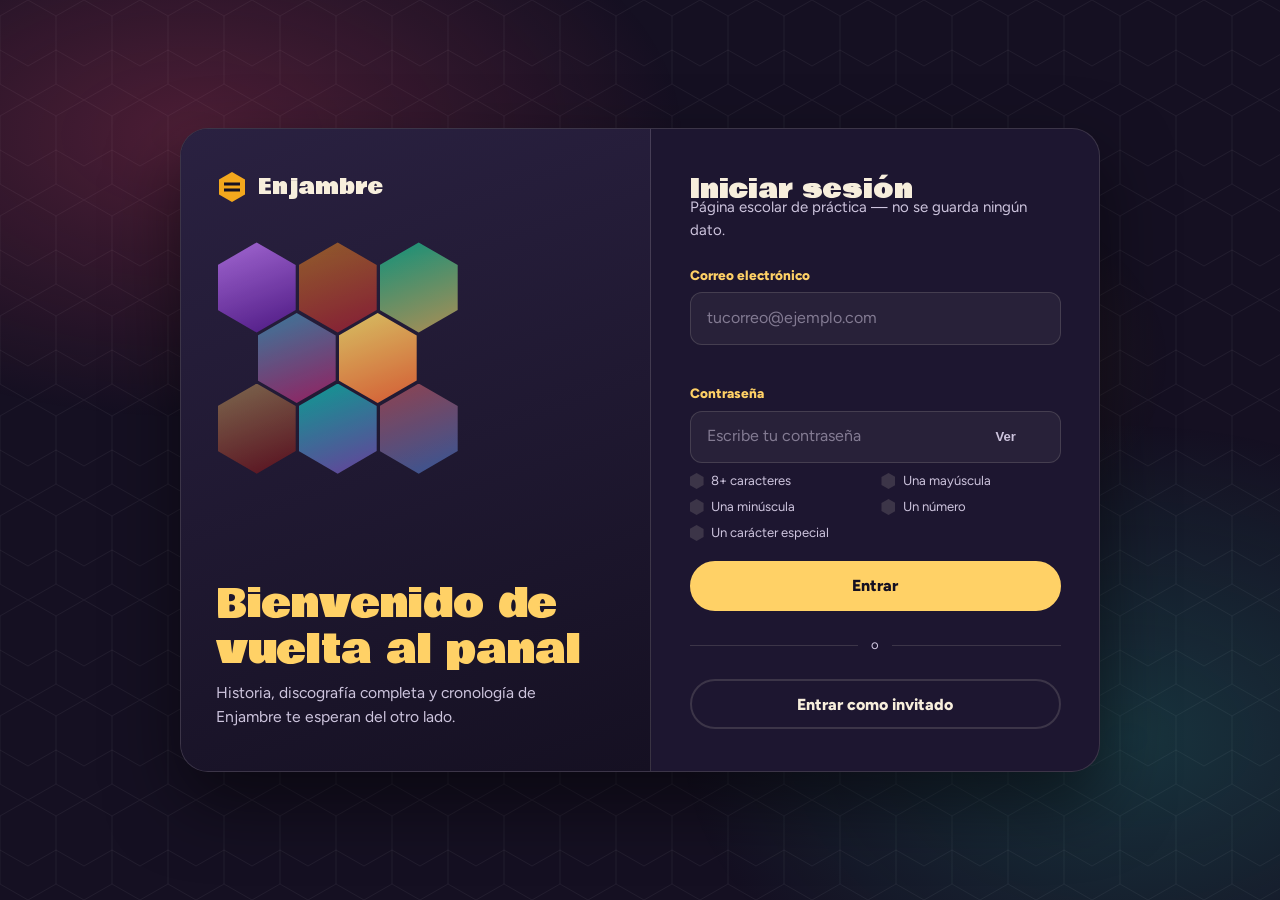
<file: formulario_inicio.html>
<!DOCTYPE html>
<html lang="es">
<head>
<meta charset="UTF-8">
<meta name="viewport" content="width=device-width, initial-scale=1">
<title>Enjambre | Entrar</title>
<meta name="description" content="Inicia sesión para entrar al sitio de Enjambre.">
<meta name="theme-color" content="#151022">

<link rel="preconnect" href="https://fonts.googleapis.com">
<link rel="preconnect" href="https://fonts.gstatic.com" crossorigin>
<link href="https://fonts.googleapis.com/css2?family=Bowlby+One&family=Figtree:ital,wght@0,400;0,600;0,800;1,400&display=swap" rel="stylesheet">

<style>
  :root{
    --tinta:#151022; --tinta-2:#1d1630; --panal:#2a2141;
    --ambar:#f4a81d; --miel:#ffd166; --rosa:#ef476f; --turquesa:#26c6b0;
    --crema:#f7eedc; --suave:#cdc4dd; --linea:rgba(247,238,220,.14);
    --radio:16px;
    --display:"Bowlby One","Arial Black",Impact,sans-serif;
    --texto:"Figtree",system-ui,-apple-system,"Segoe UI",Roboto,sans-serif;
  }
  *,*::before,*::after{box-sizing:border-box}
  html,body{height:100%}
  body{
    margin:0; font-family:var(--texto); color:var(--crema); background:var(--tinta);
    background-image:url("data:image/svg+xml,%3Csvg xmlns='http://www.w3.org/2000/svg' width='56' height='100' viewBox='0 0 56 100'%3E%3Cpath d='M28 66L0 50V16L28 0l28 16v34L28 66zm0 34L0 84V50m56 0v34L28 100' fill='none' stroke='%23ffffff' stroke-opacity='.05'/%3E%3C/svg%3E");
    display:grid; place-items:center; padding:2.5rem 1.25rem; line-height:1.55;
    position:relative; overflow-x:hidden;
  }
  body::before{
    content:""; position:fixed; inset:0; z-index:-1;
    background:
      radial-gradient(55% 45% at 15% 15%, rgba(239,71,111,.26), transparent 70%),
      radial-gradient(50% 50% at 88% 82%, rgba(38,198,176,.20), transparent 70%),
      radial-gradient(45% 35% at 60% 40%, rgba(244,168,29,.16), transparent 70%);
  }
  a{color:var(--miel)}
  :focus-visible{outline:3px solid var(--miel); outline-offset:3px; border-radius:6px}

  .envoltura{
    width:min(920px, 100%); display:grid; grid-template-columns: 1.05fr 1fr;
    background:var(--tinta-2); border:1px solid var(--linea); border-radius:28px;
    overflow:hidden; box-shadow:0 30px 70px rgba(0,0,0,.5);
  }
  @media (max-width:760px){ .envoltura{ grid-template-columns:1fr; } }

  /* --- Panel del panal --- */
  .panal-lado{
    position:relative; padding:2.6rem 2.2rem; display:flex; flex-direction:column; justify-content:space-between;
    background:linear-gradient(160deg, var(--panal), var(--tinta));
    border-right:1px solid var(--linea);
  }
  @media (max-width:760px){ .panal-lado{ border-right:0; border-bottom:1px solid var(--linea); padding:2.2rem 1.6rem 1.6rem; } }

  .marca{ display:inline-flex; align-items:center; gap:.6rem; font-family:var(--display); font-size:1.3rem; text-decoration:none; color:var(--crema); }
  .marca svg{ width:32px; height:32px; }

  .panal-fondo{
    --h:78px; margin:2rem 0; display:flex; flex-direction:column; align-items:flex-start; opacity:.9;
  }
  .panal-fondo .fila{ display:flex; }
  .panal-fondo .fila + .fila{ margin-top:calc(var(--h) * -.2887 + 3px); }
  .panal-fondo .fila.sangria{ margin-left:calc(var(--h) * .5 + 1px); }
  .celda{
    width:var(--h); height:calc(var(--h) * 1.1547); margin:0 1.5px;
    clip-path:polygon(50% 0,100% 25%,100% 75%,50% 100%,0 75%,0 25%);
    background:linear-gradient(160deg, var(--c1), var(--c2)); opacity:var(--op,.55);
  }

  .panal-lado h1{ font-family:var(--display); font-weight:400; font-size:clamp(1.9rem,4vw,2.5rem); color:var(--miel); margin:0 0 .5rem; line-height:1.15; }
  .panal-lado p{ margin:0; max-width:32ch; color:var(--suave); font-size:.98rem; }

  /* --- Formulario --- */
  .form-lado{ padding:2.6rem 2.4rem; display:flex; flex-direction:column; gap:1.4rem; }
  @media (max-width:760px){ .form-lado{ padding:2rem 1.6rem 2.2rem; } }

  .form-lado h2{ font-family:var(--display); font-weight:400; font-size:1.6rem; margin:0; color:var(--crema); }
  .form-lado .subtitulo{ margin:-.9rem 0 0; color:var(--suave); font-size:.94rem; }

  form{ display:flex; flex-direction:column; gap:1.1rem; }
  .campo{ display:flex; flex-direction:column; gap:.4rem; }
  .campo label{ font-weight:800; font-size:.85rem; color:var(--miel); }

  .caja-entrada{ position:relative; }
  input[type="email"], input[type="password"], input[type="text"]{
    width:100%; font:inherit; font-size:1rem; color:var(--crema);
    background:rgba(247,238,220,.05); border:1.5px solid var(--linea); border-radius:12px;
    padding:.8rem 2.7rem .8rem 1rem; transition:border-color .2s, background .2s;
  }
  input::placeholder{ color:rgba(205,196,221,.55); }
  input:focus{ border-color:var(--ambar); background:rgba(247,238,220,.08); }
  .campo.valido input{ border-color:var(--turquesa); }
  .campo.invalido input{ border-color:var(--rosa); }

  .marca-estado{
    position:absolute; right:.8rem; top:50%; transform:translateY(-50%);
    font-size:1.05rem; opacity:0; transition:opacity .2s;
  }
  .campo.valido .marca-estado, .campo.invalido .marca-estado{ opacity:1; }
  .campo.valido .marca-estado::before{ content:"✓"; color:var(--turquesa); font-weight:800; }
  .campo.invalido .marca-estado::before{ content:"!"; color:var(--rosa); font-weight:800; }

  .ver-clave{
    position:absolute; right:2.5rem; top:50%; transform:translateY(-50%);
    background:none; border:0; color:var(--suave); font-size:.82rem; font-weight:800; cursor:pointer; padding:.2rem .3rem;
  }
  .ver-clave:hover{ color:var(--miel); }

  .error-texto{ min-height:1.1em; font-size:.82rem; color:var(--rosa); font-weight:600; }

  .requisitos{ list-style:none; margin:.1rem 0 0; padding:0; display:grid; grid-template-columns:1fr 1fr; gap:.35rem .8rem; }
  .requisitos li{ font-size:.82rem; color:var(--suave); display:flex; align-items:center; gap:.45rem; transition:color .2s; }
  .requisitos li .hex-mini{
    width:14px; height:16px; flex:none; clip-path:polygon(50% 0,100% 25%,100% 75%,50% 100%,0 75%,0 25%);
    background:var(--linea); transition:background .2s;
  }
  .requisitos li.ok{ color:var(--crema); }
  .requisitos li.ok .hex-mini{ background:var(--turquesa); }

  .boton{
    position:relative; overflow:hidden; display:inline-flex; align-items:center; justify-content:center; gap:.5rem;
    padding:.85rem 1.6rem; border-radius:999px; font-weight:800; font-size:1rem; font-family:inherit;
    color:var(--tinta); background:var(--miel); border:2px solid var(--miel); cursor:pointer;
    transition:transform .2s ease, opacity .2s, background .2s;
  }
  .boton::before{
    content:""; position:absolute; inset:0; background:linear-gradient(110deg, transparent 30%, rgba(255,255,255,.55) 50%, transparent 70%);
    transform:translateX(-120%); transition:transform .6s ease;
  }
  .boton:hover:not(:disabled)::before{ transform:translateX(120%); }
  .boton:hover:not(:disabled){ transform:translateY(-2px); }
  .boton:disabled{ opacity:.55; cursor:not-allowed; }
  .boton.secundario{ background:transparent; color:var(--crema); border-color:var(--linea); }
  .boton.secundario:hover{ border-color:var(--crema); transform:translateY(-2px); }

  .separador{ display:flex; align-items:center; gap:.8rem; color:var(--suave); font-size:.82rem; margin:.1rem 0; }
  .separador::before, .separador::after{ content:""; flex:1; height:1px; background:var(--linea); }

  .form-lado.tiembla{ animation:tiembla .4s ease; }
  @keyframes tiembla{
    10%,90%{ transform:translateX(-1px); } 20%,80%{ transform:translateX(2px); }
    30%,50%,70%{ transform:translateX(-4px); } 40%,60%{ transform:translateX(4px); }
  }

  .avance{ display:flex; align-items:center; gap:.6rem; font-size:.9rem; color:var(--suave); }
  .avance .giro{
    width:16px; height:16px; border:2.5px solid var(--linea); border-top-color:var(--miel); border-radius:50%;
    animation:girar .7s linear infinite;
  }
  @keyframes girar{ to{ transform:rotate(360deg); } }

  .oculto{ display:none !important; }

  @media (prefers-reduced-motion: reduce){
    *,*::before,*::after{ animation-duration:.01ms !important; transition-duration:.01ms !important; }
  }
</style>
</head>
<body>

  <div class="envoltura">

    <div class="panal-lado">
      <div>
        <a class="marca" href="#" aria-label="Enjambre">
          <svg viewBox="0 0 32 32" aria-hidden="true"><polygon points="16,1 29,8.5 29,23.5 16,31 3,23.5 3,8.5" fill="#f4a81d"/><path d="M8 13h16M8 19h16" stroke="#151022" stroke-width="3"/></svg>
          Enjambre
        </a>

        <div class="panal-fondo" aria-hidden="true">
          <div class="fila">
            <div class="celda" style="--c1:#c77dff;--c2:#5a189a;--op:.85"></div>
            <div class="celda" style="--c1:#ff9f1c;--c2:#e71d36;--op:.55"></div>
            <div class="celda" style="--c1:#06d6a0;--c2:#ffd166;--op:.7"></div>
          </div>
          <div class="fila sangria">
            <div class="celda" style="--c1:#4cc9f0;--c2:#f72585;--op:.6"></div>
            <div class="celda" style="--c1:#ffe66d;--c2:#ff6b35;--op:.9"></div>
          </div>
          <div class="fila">
            <div class="celda" style="--c1:#e9c46a;--c2:#9d0208;--op:.5"></div>
            <div class="celda" style="--c1:#00f5d4;--c2:#9b5de5;--op:.65"></div>
            <div class="celda" style="--c1:#ff6b6b;--c2:#4d96ff;--op:.55"></div>
          </div>
        </div>
      </div>

      <div>
        <h1>Bienvenido de vuelta al panal</h1>
        <p>Historia, discografía completa y cronología de Enjambre te esperan del otro lado.</p>
      </div>
    </div>

    <div class="form-lado" id="formLado">
      <div>
        <h2>Iniciar sesión</h2>
        <p class="subtitulo">Página escolar de práctica — no se guarda ningún dato.</p>
      </div>

      <form id="formEntrar" novalidate>

        <div class="campo" id="campoCorreo">
          <label for="correo">Correo electrónico</label>
          <div class="caja-entrada">
            <input type="email" id="correo" name="correo" placeholder="tucorreo@ejemplo.com" autocomplete="email" required>
            <span class="marca-estado" aria-hidden="true"></span>
          </div>
          <span class="error-texto" id="errorCorreo"></span>
        </div>

        <div class="campo" id="campoClave">
          <label for="clave">Contraseña</label>
          <div class="caja-entrada">
            <input type="password" id="clave" name="clave" placeholder="Escribe tu contraseña" autocomplete="current-password" required>
            <button type="button" class="ver-clave" id="verClave" aria-label="Mostrar contraseña">Ver</button>
            <span class="marca-estado" aria-hidden="true"></span>
          </div>

          <ul class="requisitos" id="requisitos" aria-live="polite">
            <li data-regla="longitud"><span class="hex-mini"></span>8+ caracteres</li>
            <li data-regla="mayuscula"><span class="hex-mini"></span>Una mayúscula</li>
            <li data-regla="minuscula"><span class="hex-mini"></span>Una minúscula</li>
            <li data-regla="numero"><span class="hex-mini"></span>Un número</li>
            <li data-regla="especial"><span class="hex-mini"></span>Un carácter especial</li>
          </ul>
        </div>

        <button type="submit" class="boton" id="botonEntrar">Entrar</button>

        <div class="avance oculto" id="avanceCarga">
          <span class="giro" aria-hidden="true"></span>
          <span>Entrando al panal…</span>
        </div>
      </form>

      <div class="separador">o</div>

      <button type="button" class="boton secundario" id="botonInvitado">Entrar como invitado</button>
    </div>

  </div>

  <script>
    (() => {
      "use strict";

      const DESTINO = "Enjambre2.html";

      const form = document.getElementById("formEntrar");
      const formLado = document.getElementById("formLado");
      const campoCorreo = document.getElementById("campoCorreo");
      const campoClave = document.getElementById("campoClave");
      const correo = document.getElementById("correo");
      const clave = document.getElementById("clave");
      const errorCorreo = document.getElementById("errorCorreo");
      const requisitos = [...document.querySelectorAll("#requisitos li")];
      const botonEntrar = document.getElementById("botonEntrar");
      const botonInvitado = document.getElementById("botonInvitado");
      const avanceCarga = document.getElementById("avanceCarga");
      const verClave = document.getElementById("verClave");

      const patronCorreo = /^[^\s@]+@[^\s@]+\.[^\s@]{2,}$/;

      function reglasClave(valor) {
        return {
          longitud: valor.length >= 8,
          mayuscula: /[A-Z]/.test(valor),
          minuscula: /[a-z]/.test(valor),
          numero: /[0-9]/.test(valor),
          especial: /[^A-Za-z0-9]/.test(valor)
        };
      }

      function validarCorreo() {
        const valor = correo.value.trim();
        if (!valor) {
          campoCorreo.classList.remove("valido", "invalido");
          errorCorreo.textContent = "";
          return false;
        }
        const ok = patronCorreo.test(valor);
        campoCorreo.classList.toggle("valido", ok);
        campoCorreo.classList.toggle("invalido", !ok);
        errorCorreo.textContent = ok ? "" : "Escribe un correo con formato válido, por ejemplo nombre@dominio.com";
        return ok;
      }

      function validarClave() {
        const valor = clave.value;
        const estado = reglasClave(valor);
        requisitos.forEach(li => li.classList.toggle("ok", estado[li.dataset.regla]));
        const ok = Object.values(estado).every(Boolean);
        campoClave.classList.toggle("valido", valor.length > 0 && ok);
        campoClave.classList.toggle("invalido", valor.length > 0 && !ok);
        return ok;
      }

      correo.addEventListener("input", validarCorreo);
      clave.addEventListener("input", validarClave);

      verClave.addEventListener("click", () => {
        const mostrar = clave.type === "password";
        clave.type = mostrar ? "text" : "password";
        verClave.textContent = mostrar ? "Ocultar" : "Ver";
      });

      function entrar() {
        botonEntrar.disabled = true;
        botonInvitado.disabled = true;
        form.querySelector("button[type=submit]").classList.add("oculto");
        avanceCarga.classList.remove("oculto");
        setTimeout(() => { window.location.href = DESTINO; }, 700);
      }

      form.addEventListener("submit", (e) => {
        e.preventDefault();
        const correoOk = validarCorreo();
        const claveOk = validarClave();

        if (!correo.value.trim()) {
          campoCorreo.classList.add("invalido");
          errorCorreo.textContent = "Escribe tu correo electrónico.";
        }

        if (correoOk && claveOk) {
          entrar();
        } else {
          formLado.classList.remove("tiembla");
          void formLado.offsetWidth;
          formLado.classList.add("tiembla");
        }
      });

      botonInvitado.addEventListener("click", entrar);
    })();
  </script>
</body>
</html>
</file>
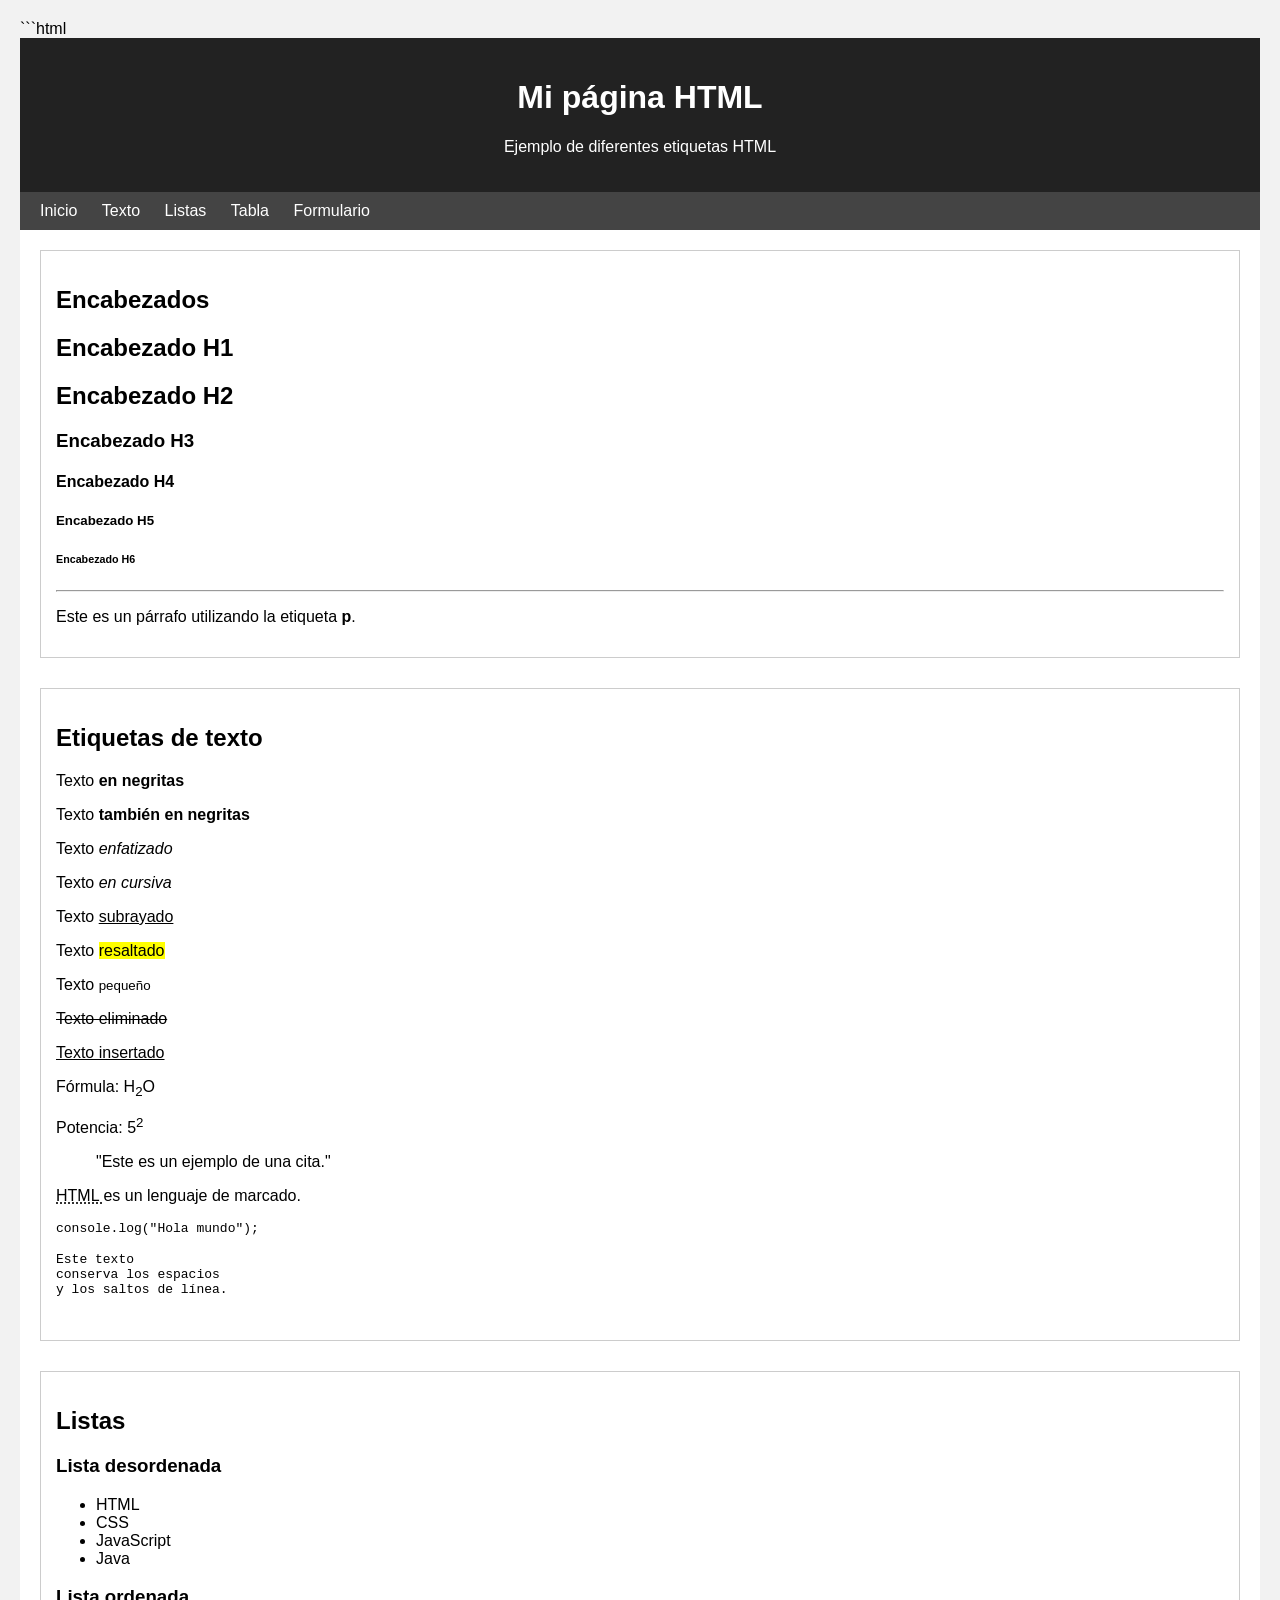
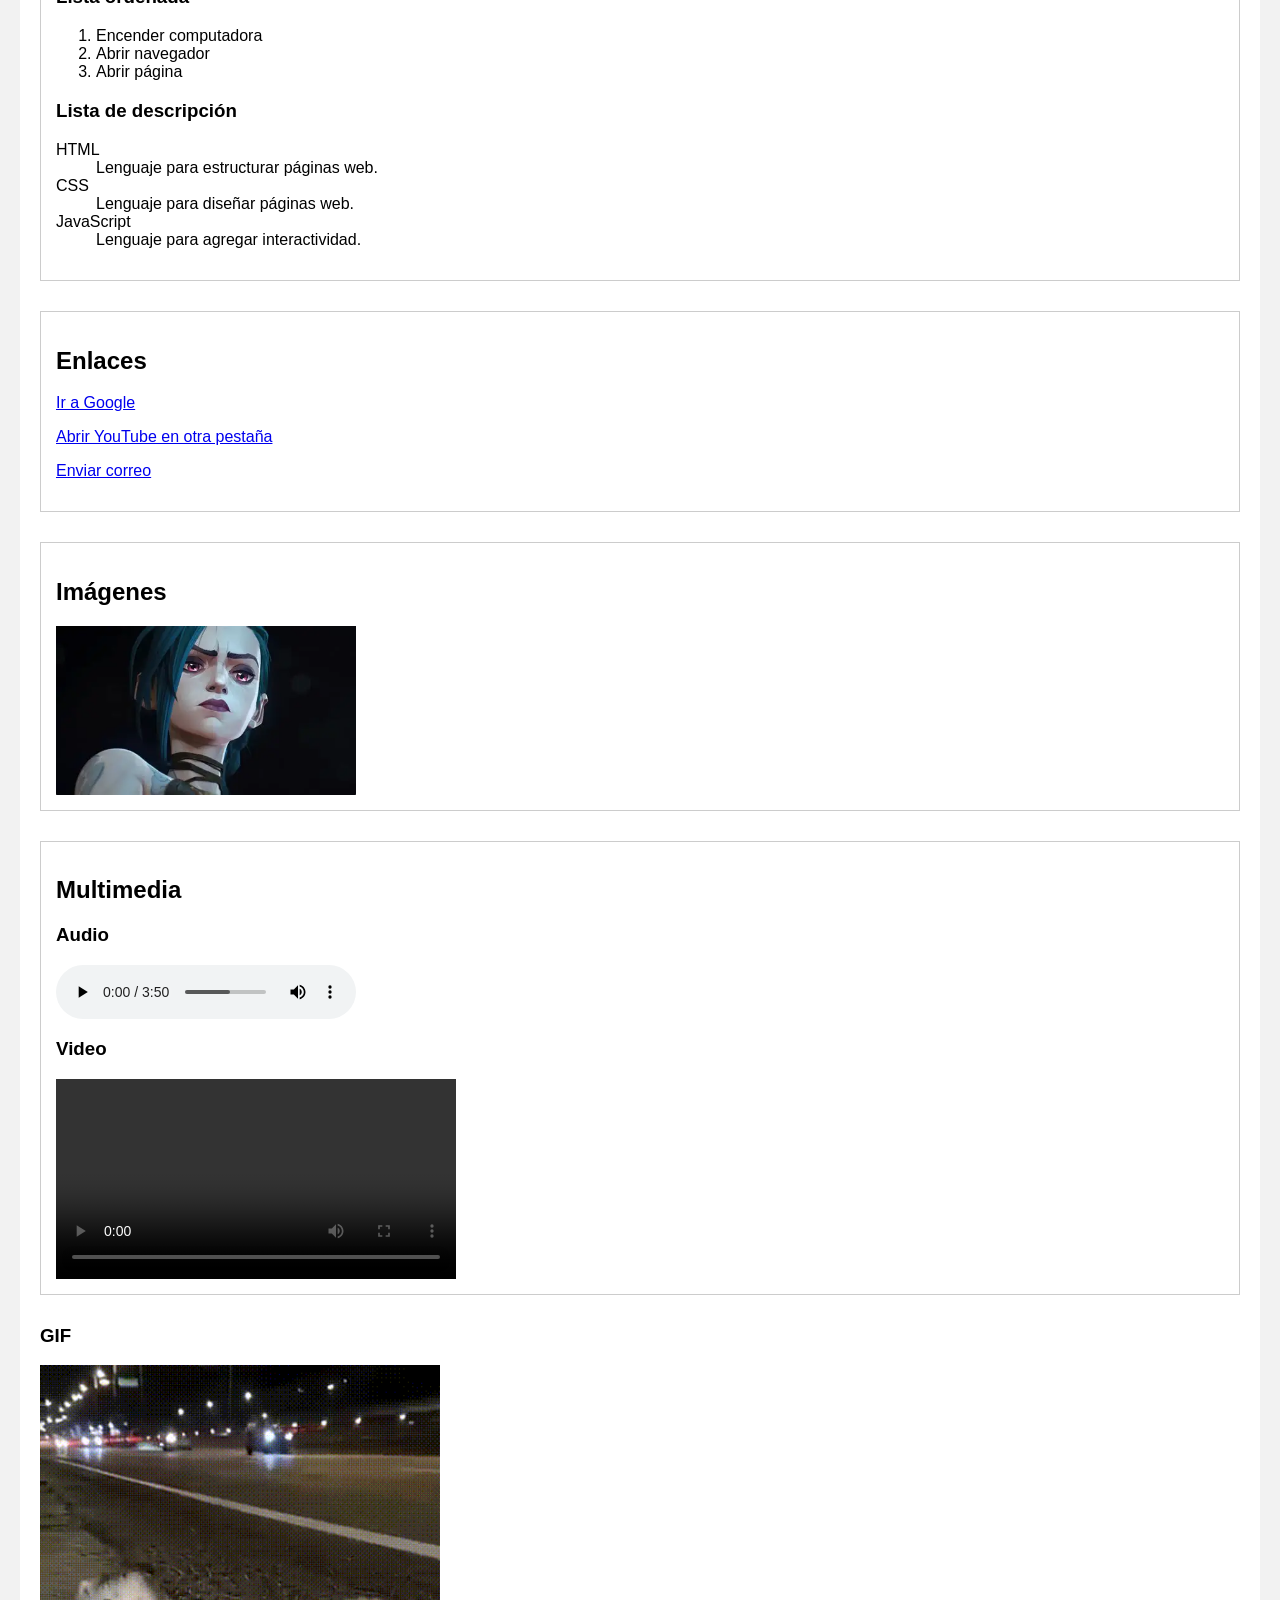
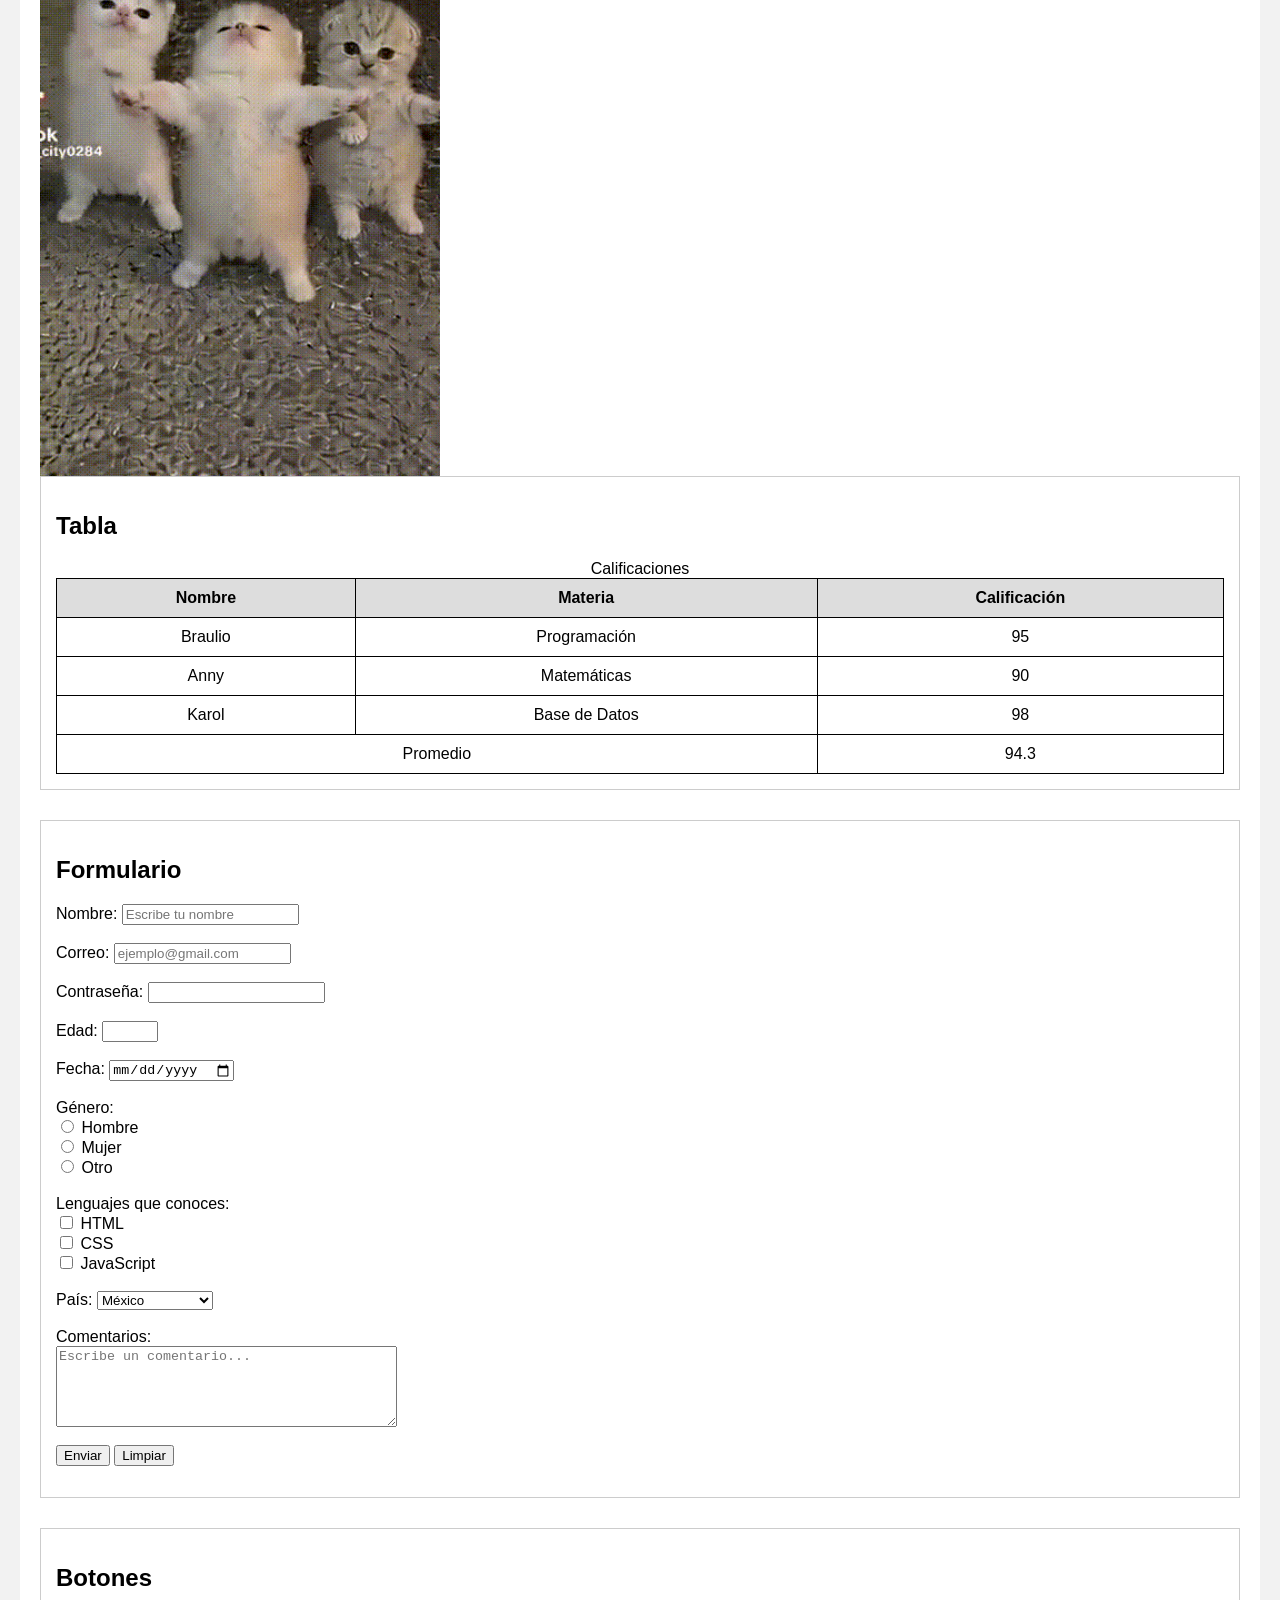
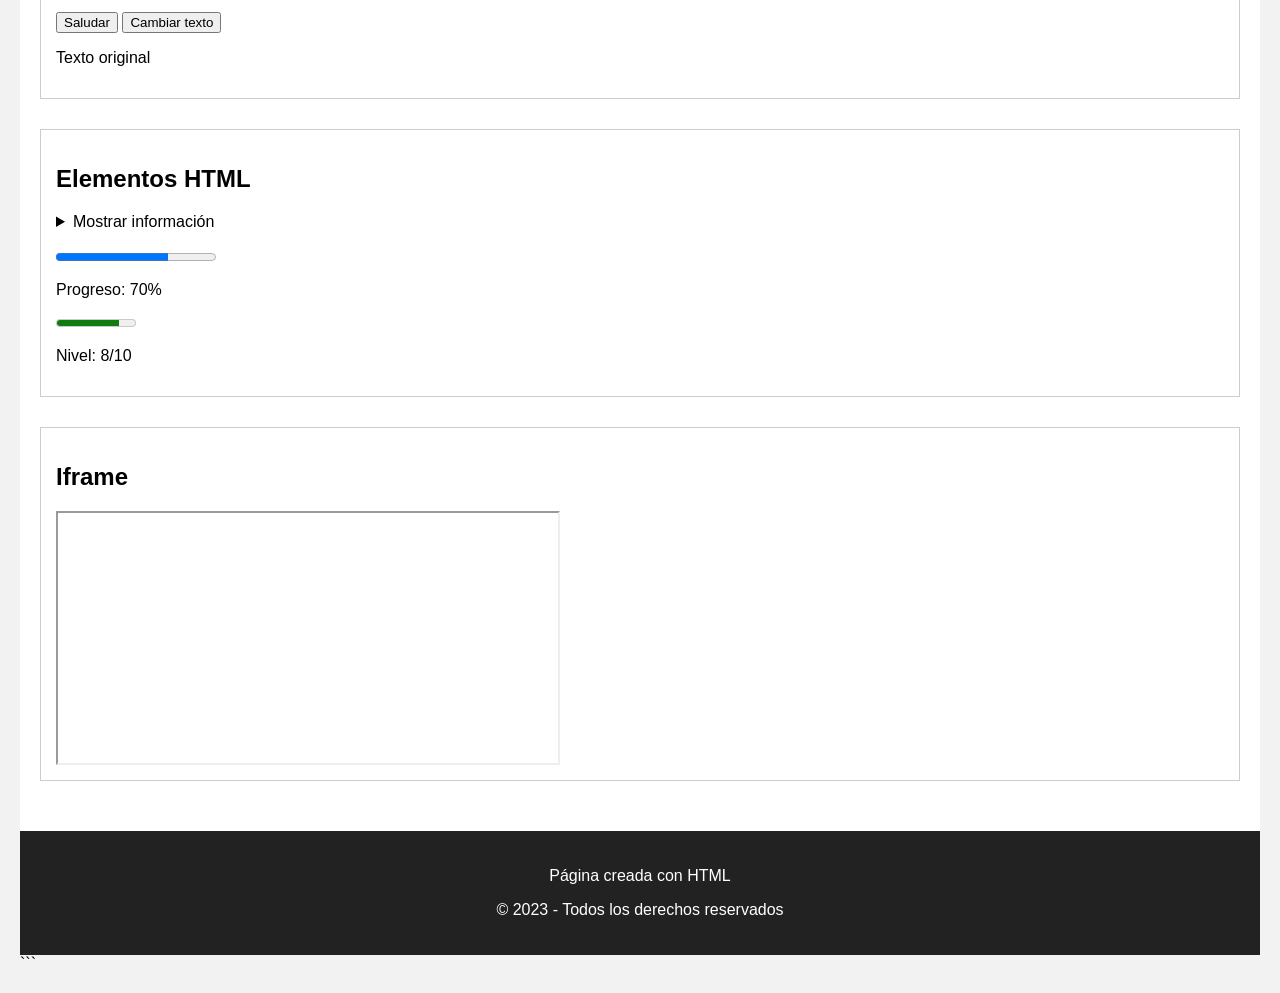
<file: Miprimerpagina.html>
```html
<!DOCTYPE html>
<html lang="es">

<head>
    <!-- Información de la página -->
    <meta charset="UTF-8">
    <meta name="viewport" content="width=device-width, initial-scale=1.0">

    <title>Ejemplo completo de HTML</title>

    <!-- CSS interno -->
    <style>
        body {
            font-family: Arial, sans-serif;
            background-color: #f2f2f2;
            margin: 0;
            padding: 20px;
        }

        header, footer {
            background-color: #222;
            color: white;
            padding: 20px;
            text-align: center;
        }

        nav {
            background-color: #444;
            padding: 10px;
        }

        nav a {
            color: white;
            margin: 10px;
            text-decoration: none;
        }

        main {
            background-color: white;
            padding: 20px;
        }

        section {
            margin-bottom: 30px;
            padding: 15px;
            border: 1px solid #ccc;
        }

        table {
            width: 100%;
            border-collapse: collapse;
        }

        th, td {
            border: 1px solid black;
            padding: 10px;
            text-align: center;
        }

        th {
            background-color: #ddd;
        }

        .boton {
            padding: 10px 20px;
            cursor: pointer;
        }
    </style>
</head>

<body>

    <!-- ========================= -->
    <!-- ENCABEZADO -->
    <!-- ========================= -->

    <header>
        <h1>Mi página HTML</h1>
        <p>Ejemplo de diferentes etiquetas HTML</p>
    </header>


    <!-- ========================= -->
    <!-- MENÚ DE NAVEGACIÓN -->
    <!-- ========================= -->

    <nav>
        <a href="#inicio">Inicio</a>
        <a href="#texto">Texto</a>
        <a href="#listas">Listas</a>
        <a href="#tabla">Tabla</a>
        <a href="#formulario">Formulario</a>
    </nav>


    <!-- ========================= -->
    <!-- CONTENIDO PRINCIPAL -->
    <!-- ========================= -->

    <main>

        <!-- SECCIÓN INICIO -->
        <section id="inicio">

            <h2>Encabezados</h2>

            <h1>Encabezado H1</h1>
            <h2>Encabezado H2</h2>
            <h3>Encabezado H3</h3>
            <h4>Encabezado H4</h4>
            <h5>Encabezado H5</h5>
            <h6>Encabezado H6</h6>

            <hr>

            <p>
                Este es un párrafo utilizando la etiqueta
                <strong>p</strong>.
            </p>

        </section>


        <!-- ========================= -->
        <!-- TEXTO -->
        <!-- ========================= -->

        <section id="texto">

            <h2>Etiquetas de texto</h2>

            <p>
                Texto <strong>en negritas</strong>
            </p>

            <p>
                Texto <b>también en negritas</b>
            </p>

            <p>
                Texto <em>enfatizado</em>
            </p>

            <p>
                Texto <i>en cursiva</i>
            </p>

            <p>
                Texto <u>subrayado</u>
            </p>

            <p>
                Texto <mark>resaltado</mark>
            </p>

            <p>
                Texto <small>pequeño</small>
            </p>

            <p>
                <del>Texto eliminado</del>
            </p>

            <p>
                <ins>Texto insertado</ins>
            </p>

            <p>
                Fórmula: H<sub>2</sub>O
            </p>

            <p>
                Potencia: 5<sup>2</sup>
            </p>

            <blockquote>
                "Este es un ejemplo de una cita."
            </blockquote>

            <p>
                <abbr title="HyperText Markup Language">
                    HTML
                </abbr>
                es un lenguaje de marcado.
            </p>

            <p>
                <code>
                    console.log("Hola mundo");
                </code>
            </p>

            <pre>
Este texto
conserva los espacios
y los saltos de línea.
            </pre>

        </section>


        <!-- ========================= -->
        <!-- LISTAS -->
        <!-- ========================= -->

        <section id="listas">

            <h2>Listas</h2>

            <h3>Lista desordenada</h3>

            <ul>
                <li>HTML</li>
                <li>CSS</li>
                <li>JavaScript</li>
                <li>Java</li>
            </ul>


            <h3>Lista ordenada</h3>

            <ol>
                <li>Encender computadora</li>
                <li>Abrir navegador</li>
                <li>Abrir página</li>
            </ol>


            <h3>Lista de descripción</h3>

            <dl>

                <dt>HTML</dt>
                <dd>Lenguaje para estructurar páginas web.</dd>

                <dt>CSS</dt>
                <dd>Lenguaje para diseñar páginas web.</dd>

                <dt>JavaScript</dt>
                <dd>Lenguaje para agregar interactividad.</dd>

            </dl>

        </section>


        <!-- ========================= -->
        <!-- ENLACES -->
        <!-- ========================= -->

        <section>

            <h2>Enlaces</h2>

            <p>
                <a href="https://www.google.com">
                    Ir a Google
                </a>
            </p>

            <p>
                <a href="https://www.youtube.com" target="_blank">
                    Abrir YouTube en otra pestaña
                </a>
            </p>

            <p>
                <a href="brauliotorres274@gmail.com">
                    Enviar correo
                </a>
            </p>

        </section>


        <!-- ========================= -->
        <!-- IMÁGENES -->
        <!-- ========================= -->

        <section>

            <h2>Imágenes</h2>

            <img
                src="jinx.jpg"
                alt="Imagen de ejemplo"
                width="300"
            >

        </section>


        <!-- ========================= -->
        <!-- AUDIO Y VIDEO -->
        <!-- ========================= -->

        <section>

            <h2>Multimedia</h2>

            <h3>Audio</h3>

            <audio controls>
                <source src="Vida En El Espectro.mp3" type="audio/mpeg">
                Tu navegador no soporta audio.
            </audio>


            <h3>Video</h3>

            <video width="400" controls>

                <source src="igtf.mp4" type="video/mp4">

                Tu navegador no soporta video.

            </video>

        </section>

        <h3>GIF</h3>

            <img src="gatobaile.gif" alt="GIF de ejemplo" width="400">


        <!-- ========================= -->
        <!-- TABLA -->
        <!-- ========================= -->

        <section id="tabla">

            <h2>Tabla</h2>

            <table>

                <caption>
                    Calificaciones
                </caption>

                <thead>

                    <tr>
                        <th>Nombre</th>
                        <th>Materia</th>
                        <th>Calificación</th>
                    </tr>

                </thead>

                <tbody>

                    <tr>
                        <td>Braulio</td>
                        <td>Programación</td>
                        <td>95</td>
                    </tr>

                    <tr>
                        <td>Anny</td>
                        <td>Matemáticas</td>
                        <td>90</td>
                    </tr>

                    <tr>
                        <td>Karol</td>
                        <td>Base de Datos</td>
                        <td>98</td>
                    </tr>

                </tbody>

                <tfoot>

                    <tr>
                        <td colspan="2">Promedio</td>
                        <td>94.3</td>
                    </tr>

                </tfoot>

            </table>

        </section>


        <!-- ========================= -->
        <!-- FORMULARIO -->
        <!-- ========================= -->

        <section id="formulario">

            <h2>Formulario</h2>

            <form>

                <label for="nombre">
                    Nombre:
                </label>

                <input
                    type="text"
                    id="nombre"
                    name="nombre"
                    placeholder="Escribe tu nombre"
                >

                <br><br>


                <label for="correo">
                    Correo:
                </label>

                <input
                    type="email"
                    id="correo"
                    name="correo"
                    placeholder="ejemplo@gmail.com"
                >

                <br><br>


                <label for="password">
                    Contraseña:
                </label>

                <input
                    type="password"
                    id="password"
                    name="password"
                >

                <br><br>


                <label for="edad">
                    Edad:
                </label>

                <input
                    type="number"
                    id="edad"
                    name="edad"
                    min="1"
                    max="100"
                >

                <br><br>


                <label for="fecha">
                    Fecha:
                </label>

                <input
                    type="date"
                    id="fecha"
                >

                <br><br>


                <label>
                    Género:
                </label>

                <br>

                <input type="radio" name="genero" value="hombre">
                Hombre

                <br>

                <input type="radio" name="genero" value="mujer">
                Mujer

                <br>

                <input type="radio" name="genero" value="otro">
                Otro

                <br><br>


                <label>
                    Lenguajes que conoces:
                </label>

                <br>

                <input type="checkbox" name="html">
                HTML

                <br>

                <input type="checkbox" name="css">
                CSS

                <br>

                <input type="checkbox" name="js">
                JavaScript

                <br><br>


                <label for="pais">
                    País:
                </label>

                <select id="pais">

                    <option>México</option>
                    <option>Estados Unidos</option>
                    <option>España</option>
                    <option>Argentina</option>

                </select>

                <br><br>


                <label for="comentario">
                    Comentarios:
                </label>

                <br>

                <textarea
                    id="comentario"
                    rows="5"
                    cols="40"
                    placeholder="Escribe un comentario..."
                ></textarea>

                <br><br>


                <button type="submit">
                    Enviar
                </button>

                <button type="reset">
                    Limpiar
                </button>

            </form>

        </section>


        <!-- ========================= -->
        <!-- BOTONES -->
        <!-- ========================= -->

        <section>

            <h2>Botones</h2>

            <button onclick="saludar()">
                Saludar
            </button>

            <button onclick="cambiarTexto()">
                Cambiar texto
            </button>

            <p id="mensaje">
                Texto original
            </p>

        </section>


        <!-- ========================= -->
        <!-- ELEMENTOS HTML5 -->
        <!-- ========================= -->

        <section>

            <h2>Elementos HTML</h2>

            <details>

                <summary>
                    Mostrar información
                </summary>

                <p>
                    Esta información estaba oculta.
                </p>

            </details>

            <br>

            <progress
                value="70"
                max="100">
            </progress>

            <p>Progreso: 70%</p>

            <meter
                value="8"
                min="0"
                max="10">
            </meter>

            <p>Nivel: 8/10</p>

        </section>


        <!-- ========================= -->
        <!-- IFRAME -->
        <!-- ========================= -->

        <section>

            <h2>Iframe</h2>

            <iframe
                src="https://www.spotify.com"
                width="500"
                height="250">
            </iframe>

        </section>

    </main>


    <!-- ========================= -->
    <!-- PIE DE PÁGINA -->
    <!-- ========================= -->

    <footer>

        <p>
            Página creada con HTML
        </p>

        <p>
            &copy; 2023 - Todos los derechos reservados
        </p>

    </footer>


    <!-- ========================= -->
    <!-- JAVASCRIPT -->
    <!-- ========================= -->

    <script>

        function saludar() {

            alert("¡Hola mundo!");

        }


        function cambiarTexto() {

            document.getElementById("mensaje").innerHTML =
                "¡El texto ha cambiado!";

        }

    </script>

</body>

</html>
```
</file>
